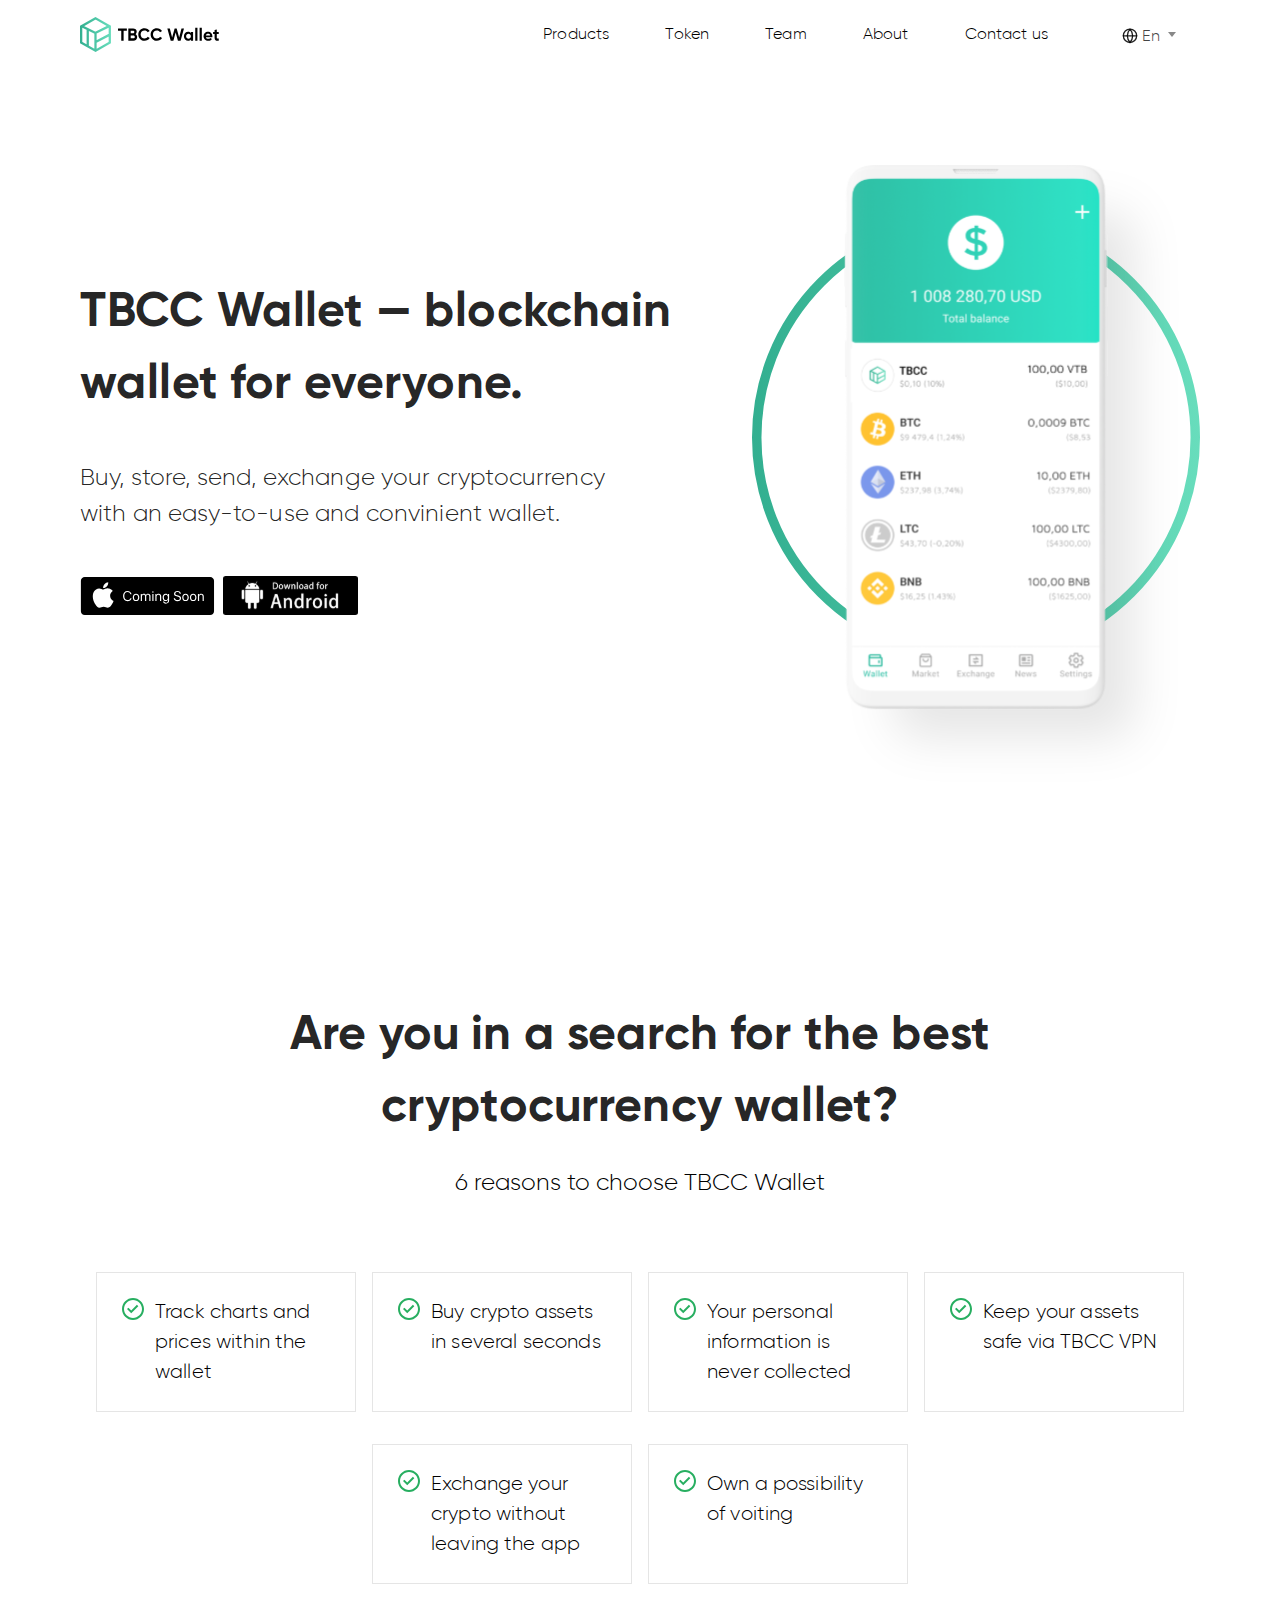
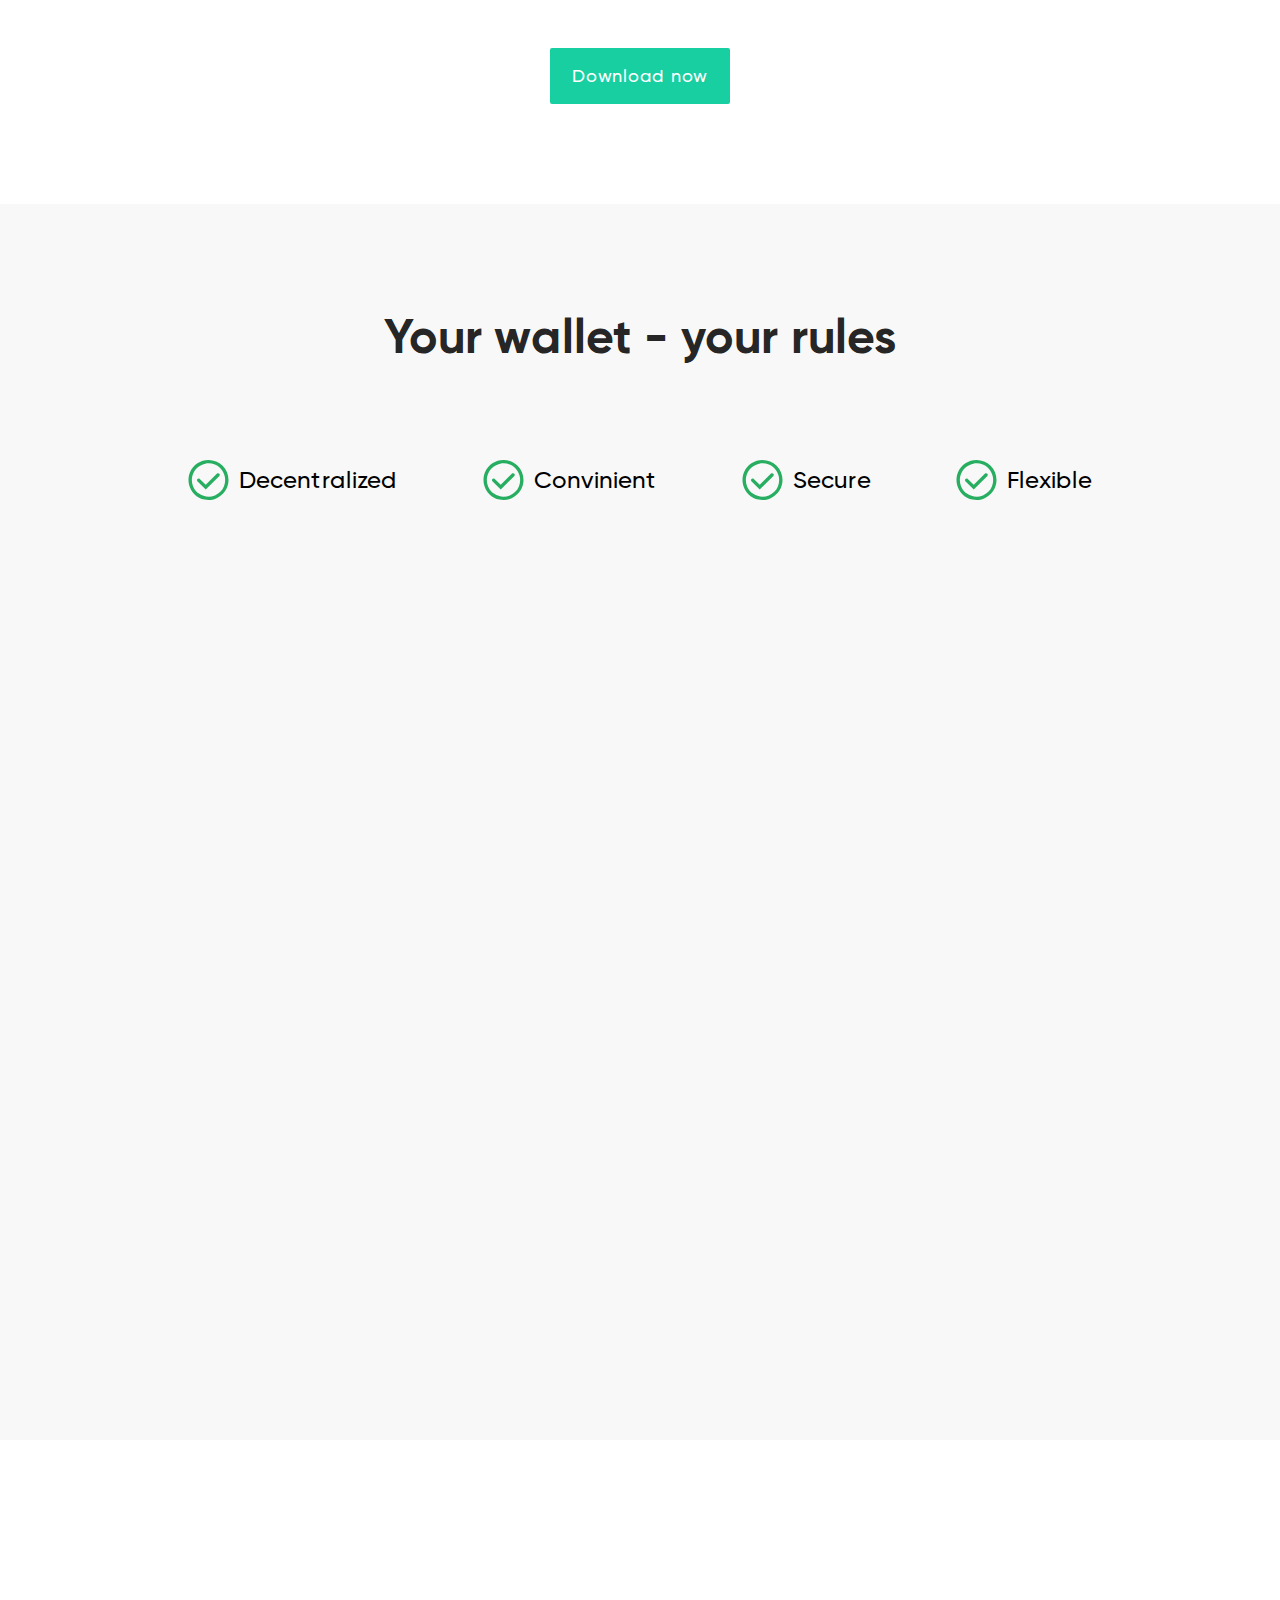
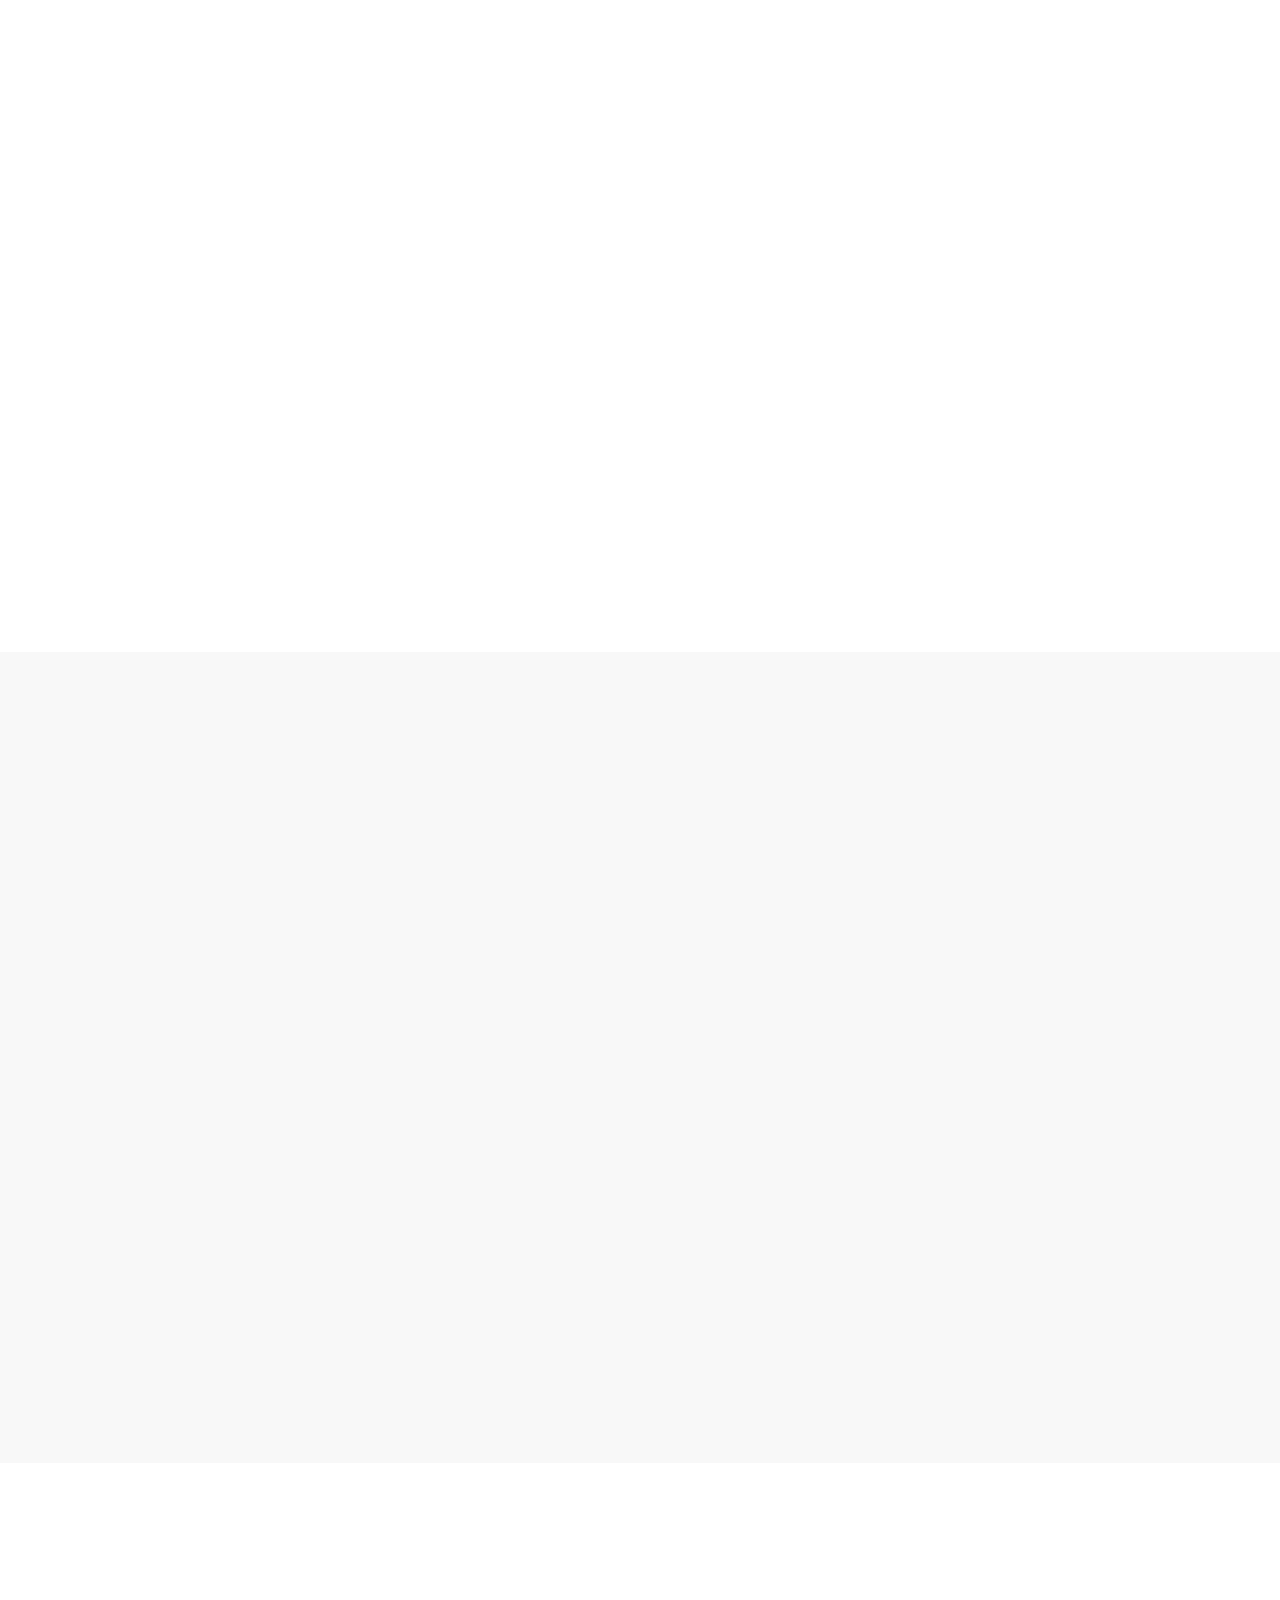
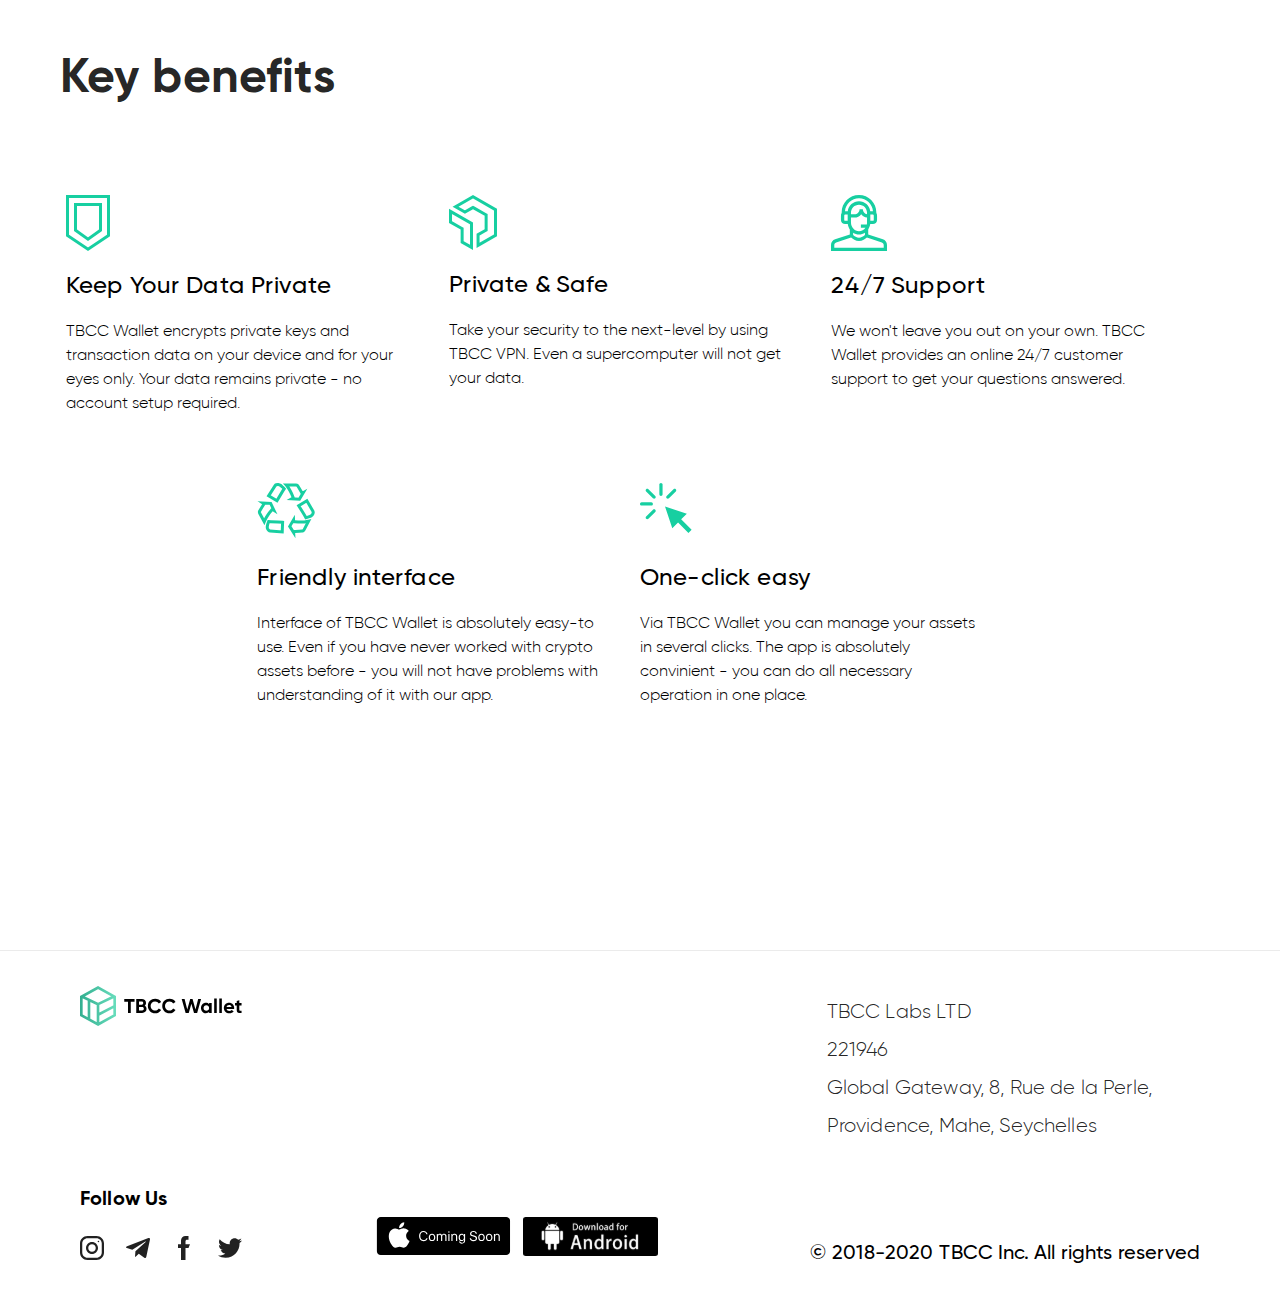
<file: index.html>
<!DOCTYPE html>
<html lang="en">
  <head>
    <meta charset="utf-8">
    <meta name="viewport" content="width=device-width, initial-scale=1, user-scalable=no, shrink-to-fit=no">
    <meta name="yandex-verification" content="cf005d80655cbeea" />
<!--    <link rel="shortcut icon" type="image/x-icon" sizes="256x256" href="favicon.png"/>-->
    <link rel="stylesheet" href="css/bootstrap.min.css">
    <link rel="stylesheet" href="css/aos.css">
    <link rel="stylesheet" href="css/select2.min.css">
    <link rel="stylesheet" href="css/style.css">
    <title>Home</title>
  </head>
<body>
    <header class="container-fluid p-0">
        <nav class="navbar navbar-expand-lg navbar-light m-navbar">
            <a class="navbar-brand logo" href="index.html">
                <img src="img/logo.svg" alt="">
            </a>
            <div class="header-col">
                <button class="navbar-toggler" type="button" data-toggle="collapse" data-target="#navbarNavDropdown" aria-controls="navbarNavDropdown" aria-expanded="false" aria-label="Toggle navigation">
                    <img src="img/open-menu.svg" alt="" width="30px" height="30px">
                </button>
                <div class="collapse navbar-collapse" id="navbarNavDropdown">
                    <div class="menu-mobile-head">
                        <button class="navbar-toggler"
                                type="button" data-toggle="collapse"
                                data-target="#navbarNavDropdown"
                                aria-controls="navbarNavDropdown"
                                aria-expanded="false"
                                aria-label="Toggle navigation">
                            <img src="img/menu-close.svg" alt="" width="25px" height="25px">
                        </button>
                    </div>
                    <ul class="navbar-nav">
                        <li class="nav-item">
                            <a class="nav-link" href="products.html" id="menuItemOne">
                                Products
                            </a>
                        </li>
                        <li class="nav-item">
                            <a class="nav-link" href="token.html" id="menuItemTwo">
                                Token
                            </a>
                        </li>
                        <li class="nav-item">
                            <a class="nav-link" href="team.html" id="menuItemThree">
                                Team
                            </a>
                        </li>
                        <li class="nav-item">
                            <a class="nav-link" href="about.html" id="menuItemFour">
                                About
                            </a>
                        </li>
                        <li class="nav-item">
                            <a class="nav-link" href="contacts.html" id="menuItemFive">
                                Contact us
                            </a>
                        </li>
                    </ul>
                    <select name="lang" class="lang-select-mobile lang">
                        <option value="EN">En</option>
                        <option value="RU">Ru</option>
    <!--                    <option value="CH">CH</option>-->
                    </select>
                </div>
                <select name="lang" class="lang-select lang">
                    <option value="EN">En</option>
                    <option value="RU">Ru</option>
    <!--                <option value="CH">CH</option>-->
                </select>
            </div>
        </nav>
    </header>

    <div class="container-fluid">
        <section class="main-page">
            <div class="text-block">
                <h1 data-aos="fade-up" id="tbccVPN">
                    TBCC Wallet — blockchain wallet for everyone.
                </h1>
                <h2 data-aos="fade-up" data-aos-delay="300" id="mainH2">
                    Buy, store, send, exchange your cryptocurrency with an easy-to-use and convinient wallet.
                </h2>
                <div class="link-box">
                    <a href="#" data-aos="fade-up" data-aos-delay="600">
                        <img src="img/apple.svg" alt="">
                    </a>
                    <a href="http://101.200.191.88/tbccwallet.apk" data-aos="fade-up" data-aos-delay="800">
                        <img src="img/android.svg" alt="">
                    </a>
                </div>
            </div>
            <div class="img-block" data-aos="fade-left" data-aos-delay="900">
                <img src="img/device.svg" alt="">
            </div>
        </section>
    </div>

    <section class="center-block">
        <div class="aos-init aos-animate" data-aos="fade-up">
            <div class="text">
                <h2 class="text-center" id="mainCaptionOne">Are you in a search for the best cryptocurrency wallet?</h2>
                <p class="text-center" id="mainPBlockOne">6 reasons to choose TBCC Wallet</p>
            </div>
        </div>
        <div class="advantages-block">
            <div class="advantages-item">
                <img src="img/check.svg" alt="">
                <span id="advItemOne">Track charts and prices within the wallet</span>
            </div>
            <div class="advantages-item">
                <img src="img/check.svg" alt="">
                <span id="advItemTwo">Buy crypto assets in several seconds</span>
            </div>
            <div class="advantages-item">
                <img src="img/check.svg" alt="">
                <span id="advItemThree">Your personal information is never collected</span>
            </div>
            <div class="advantages-item">
                <img src="img/check.svg" alt="">
                <span id="advItemFour">Keep your assets safe via TBCC VPN</span>
            </div>
            <div class="advantages-item">
                <img src="img/check.svg" alt="">
                <span id="advItemFive">Exchange your crypto without leaving the app</span>
            </div>
            <div class="advantages-item">
                <img src="img/check.svg" alt="">
                <span id="advItemSix">Own a possibility of voiting</span>
            </div>
        </div>
        <a href="#" class="m-btn" id="textButtonOne" target="_blank">Download now</a>
    </section>

    <section class="bg-color">
        <div class="center-block">
            <div class="aos-init aos-animate" data-aos="fade-up">
                <div class="text">
                    <h2 class="text-center" id="mainCaptionTwo">Your wallet - your rules</h2>
                </div>
            </div>
            <div class="rules-block aos-init aos-animate" data-aos="fade-up" data-aos-delay="100">
                <div class="rules-item">
                    <img src="img/big-check.svg" alt="">
                    <div id="rulesItemOne">Decentralized</div>
                </div>
                <div class="rules-item">
                    <img src="img/big-check.svg" alt="">
                    <div id="rulesItemTwo">Convinient</div>
                </div>
                <div class="rules-item">
                    <img src="img/big-check.svg" alt="">
                    <div id="rulesItemThree">Secure</div>
                </div>
                <div class="rules-item">
                    <img src="img/big-check.svg" alt="">
                    <div id="rulesItemFour">Flexible</div>
                </div>
            </div>
        </div>

    </section>

<!--    <section class="center-block">-->
<!--        <div class="img aos-init aos-animate" data-aos="fade-up">-->
<!--            <img src="img/image1.svg" alt="">-->
<!--        </div>-->
<!--        <div class="text min-text">-->
<!--            <h2 class="text-center" id="mainCaptionThree">Buy crypto assets with your credit card</h2>-->
<!--            <p class="text-center" id="mainPBlockTwo">Get as many cryptocurrency as you want in several seconds under the best rate</p>-->
<!--        </div>-->
<!--        <a href="#" class="m-btn" id="textButtonTwo" target="_blank">Download now</a>-->
<!--    </section>-->

    <section class="bg-color">
        <div class="two-block">
            <div class="column w-60" data-aos="fade-up">
                <div class="text">
                    <h2 id="mainCaptionFour">Decentralized trading</h2>
                    <p id="mainPBlockThree">
                        The wallet works smoothly with the Binance DEX protocols, which allows you to make instant transactions on a decentralized exchange.
                    </p>
                </div>
            </div>
            <div class="column w-40" data-aos="fade-left">
                <div class="img img-indent">
                    <img src="img/tail3.svg" alt="">
                </div>
            </div>
        </div>
    </section>

    <section>
        <div class="two-block mobile-column-reverse">
            <div class="column w-40" data-aos="fade-left">
                <div class="img mobile-ml">
                    <img src="img/tail4.svg" alt="">
                </div>
            </div>
            <div class="column w-60" data-aos="fade-up">
                <div class="text">
                    <h2 id="mainCaptionFive">Simple Exchange</h2>
                    <p id="mainPBlockFour">
                        Exchange between any assets to diversify your portfolio Change your cryptocurrency at any time, in any place under the best rate.
                    </p>
                    <a href="http://101.200.191.88/vpn/TBCCVPN-armv7-latest/" class="m-btn" id="textButtonThree" target="_blank">Try it now</a>
                </div>
            </div>
        </div>
    </section>

    <section class="bg-color">
        <div class="two-block">
            <div class="column w-60" data-aos="fade-up">
                <div class="text">
                    <h2 id="mainCaptionSix">Safety and anonymity </h2>
                    <p id="mainPBlock">
                        You are in control of all your digital assets. We will never get an access to your personal information or data.
                    </p>
                    <a href="http://101.200.191.88/vpn/TBCCVPN-armv7-latest/" class="m-btn" id="textButtonFour" target="_blank">Try it now</a>
                </div>
            </div>
            <div class="column w-40" data-aos="fade-left">
                <div class="img img-indent">
                    <img src="img/tail5.svg" alt="">
                </div>
            </div>
        </div>
    </section>

    <section class="container-fluid">
        <div class="values">
            <h2 id="keyBenefits">Key benefits</h2>
            <div class="values-box align-items-start">
                <div class="values-item">
                    <img src="img/surf.svg" alt="">
                    <h5 id="mainH5One">
                        Keep Your Data Private
                    </h5>
                    <p id="mainPBlockFive">
                        TBCC Wallet encrypts private keys and transaction data on your device and for your eyes only. Your data remains private - no account setup required.
                    </p>
                </div>
                <div class="values-item">
                    <img src="img/surf2.svg" alt="">
                    <h5 id="mainH5Two">
                        Private & Safe
                    </h5>
                    <p id="mainPBlockSix">
                        Take your security to the next-level by using TBCC VPN. Even a supercomputer will not get your data.
                    </p>
                </div>
                <div class="values-item">
                    <img src="img/surf3.svg" alt="">
                    <h5 id="mainH5Three">
                        24/7  Support
                    </h5>
                    <p id="mainPBlockSeven">
                        We won't leave you out on your own. TBCC Wallet provides an online 24/7 customer support to get your questions answered.
                    </p>
                </div>
                <div class="values-item">
                    <img src="img/surf4.svg" alt="">
                    <h5 id="mainH5Four">
                        Friendly interface
                    </h5>
                    <p id="mainPBlockEight">
                        Interface of TBCC Wallet is absolutely easy-to use. Even if you have never worked with crypto assets before - you will not have problems with understanding of it with our app.
                    </p>
                </div>
                <div class="values-item">
                    <img src="img/surf5.svg" alt="">
                    <h5 id="mainH5Five">
                        One-click easy
                    </h5>
                    <p id="mainPBlockNine">
                        Via TBCC Wallet you can manage your assets in several clicks. The app is absolutely convinient - you can do all necessary operation in one place.
                    </p>
                </div>
            </div>
        </div>
    </section>

    <footer class="container-fluid">
        <div class="content">
            <a class="navbar-brand logo" href="index.html">
                <img src="img/logo.svg" alt="">
            </a>
<!--            <div class="footer-nav pt-3">-->
<!--                <a href="return-police.html">Return policy</a>-->
<!--                <a href="terms.html" id="footerItemFour">Terms of use</a>-->
<!--                <a href="privace-police.html" id="footerItemFive">Privacy Policy</a>-->
<!--                <a href="complete.html">Complete description of services offered</a>-->
<!--            </div>-->
            <div class="footer-contacts mr-0 mr-lg-5 pt-3">
                <span>TBCC Labs LTD</span>
                <span>221946</span>
                <span>Global Gateway, 8, Rue de la Perle,</span>
                <span>Providence, Mahe, Seychelles</span>
            </div>
        </div>
        <div class="content align-items-end">
            <div class="footer-contacts">
                <h5>Follow Us</h5>
                <div class="soc-box">
                    <a href="https://www.instagram.com/tbcc_labs/" target="_blank">
                        <svg width="32" height="32" viewBox="0 0 32 32" fill="none" xmlns="http://www.w3.org/2000/svg">
                            <path d="M22 0H10C4.478 0 0 4.478 0 10V22C0 27.522 4.478 32 10 32H22C27.522 32 32 27.522 32 22V10C32 4.478 27.522 0 22 0ZM29 22C29 25.86 25.86 29 22 29H10C6.14 29 3 25.86 3 22V10C3 6.14 6.14 3 10 3H22C25.86 3 29 6.14 29 10V22Z" fill="black" fill-opacity="0.87"/>
                            <path d="M16 8C11.582 8 8 11.582 8 16C8 20.418 11.582 24 16 24C20.418 24 24 20.418 24 16C24 11.582 20.418 8 16 8ZM16 21C13.244 21 11 18.756 11 16C11 13.242 13.244 11 16 11C18.756 11 21 13.242 21 16C21 18.756 18.756 21 16 21Z" fill="black" fill-opacity="0.87"/>
                            <path d="M24.6 8.46598C25.1887 8.46598 25.666 7.98871 25.666 7.39998C25.666 6.81125 25.1887 6.33398 24.6 6.33398C24.0113 6.33398 23.534 6.81125 23.534 7.39998C23.534 7.98871 24.0113 8.46598 24.6 8.46598Z" fill="black" fill-opacity="0.87"/>
                        </svg>
                    </a>
                    <a href="https://t.me/joinchat/AAAAAFKdWltCBS0pf0ETiQ" target="_blank">
                        <svg width="32" height="32" viewBox="0 0 32 32" fill="none" xmlns="http://www.w3.org/2000/svg">
                            <g clip-path="url(#clip0)">
                                <path d="M12.5561 20.2412L12.0268 27.6866C12.7841 27.6866 13.1121 27.3612 13.5054 26.9706L17.0561 23.5772L24.4134 28.9652C25.7628 29.7172 26.7134 29.3212 27.0774 27.7239L31.9068 5.09456L31.9081 5.09322C32.3361 3.09856 31.1868 2.31856 29.8721 2.80789L1.48542 13.6759C-0.451915 14.4279 -0.422582 15.5079 1.15608 15.9972L8.41342 18.2546L25.2708 7.70656C26.0641 7.18122 26.7854 7.47189 26.1921 7.99722L12.5561 20.2412Z" fill="black" fill-opacity="0.87"/>
                            </g>
                            <defs>
                                <clipPath id="clip0">
                                    <rect width="32" height="32" fill="white"/>
                                </clipPath>
                            </defs>
                        </svg>
                    </a>
                    <a href="https://www.facebook.com/TBCC-Labs-112734580490523/" target="_blank">
                        <svg width="32" height="32" viewBox="0 0 32 32" fill="none" xmlns="http://www.w3.org/2000/svg">
                            <path d="M18 11V7C18 5.896 18.896 5 20 5H22V0H18C14.686 0 12 2.686 12 6V11H8V16H12V32H18V16H22L24 11H18Z" fill="black" fill-opacity="0.87"/>
                        </svg>
                    </a>
                    <a href="https://twitter.com/LabsTbcc" target="_blank">
                        <svg width="32" height="32" viewBox="0 0 32 32" fill="none" xmlns="http://www.w3.org/2000/svg">
                            <g clip-path="url(#clip0)">
                                <path d="M32 6.078C30.81 6.6 29.542 6.946 28.22 7.114C29.58 6.302 30.618 5.026 31.106 3.488C29.838 4.244 28.438 4.778 26.946 5.076C25.742 3.794 24.026 3 22.154 3C18.522 3 15.598 5.948 15.598 9.562C15.598 10.082 15.642 10.582 15.75 11.058C10.296 10.792 5.47 8.178 2.228 4.196C1.662 5.178 1.33 6.302 1.33 7.512C1.33 9.784 2.5 11.798 4.244 12.964C3.19 12.944 2.156 12.638 1.28 12.156C1.28 12.176 1.28 12.202 1.28 12.228C1.28 15.416 3.554 18.064 6.536 18.674C6.002 18.82 5.42 18.89 4.816 18.89C4.396 18.89 3.972 18.866 3.574 18.778C4.424 21.376 6.836 23.286 9.704 23.348C7.472 25.094 4.638 26.146 1.57 26.146C1.032 26.146 0.516 26.122 0 26.056C2.906 27.93 6.35 29 10.064 29C22.136 29 28.736 19 28.736 10.332C28.736 10.042 28.726 9.762 28.712 9.484C30.014 8.56 31.108 7.406 32 6.078Z" fill="black" fill-opacity="0.87"/>
                            </g>
                            <defs>
                                <clipPath id="clip0">
                                    <rect width="32" height="32" fill="white"/>
                                </clipPath>
                            </defs>
                        </svg>
                    </a>
                </div>
            </div>
            <div class="link-box">
                <a href="#">
                    <img src="img/apple.svg" alt="">
                </a>
                <a href="http://101.200.191.88/vpn/TBCCVPN-armv7-latest/">
                    <img src="img/android.svg" alt="">
                </a>
            </div>
            <div class="corp">
                © 2018-2020 TBCC Inc. All rights reserved
            </div>
        </div>
    </footer>

    <script src="js/jquery.min.js"></script>
    <script src="js/aos.js"></script>
    <script src="js/select2.min.js"></script>
    <script src="js/bootstrap.min.js"></script>
    <script src="js/scripts.js"></script>
  </body>
</html>
</file>
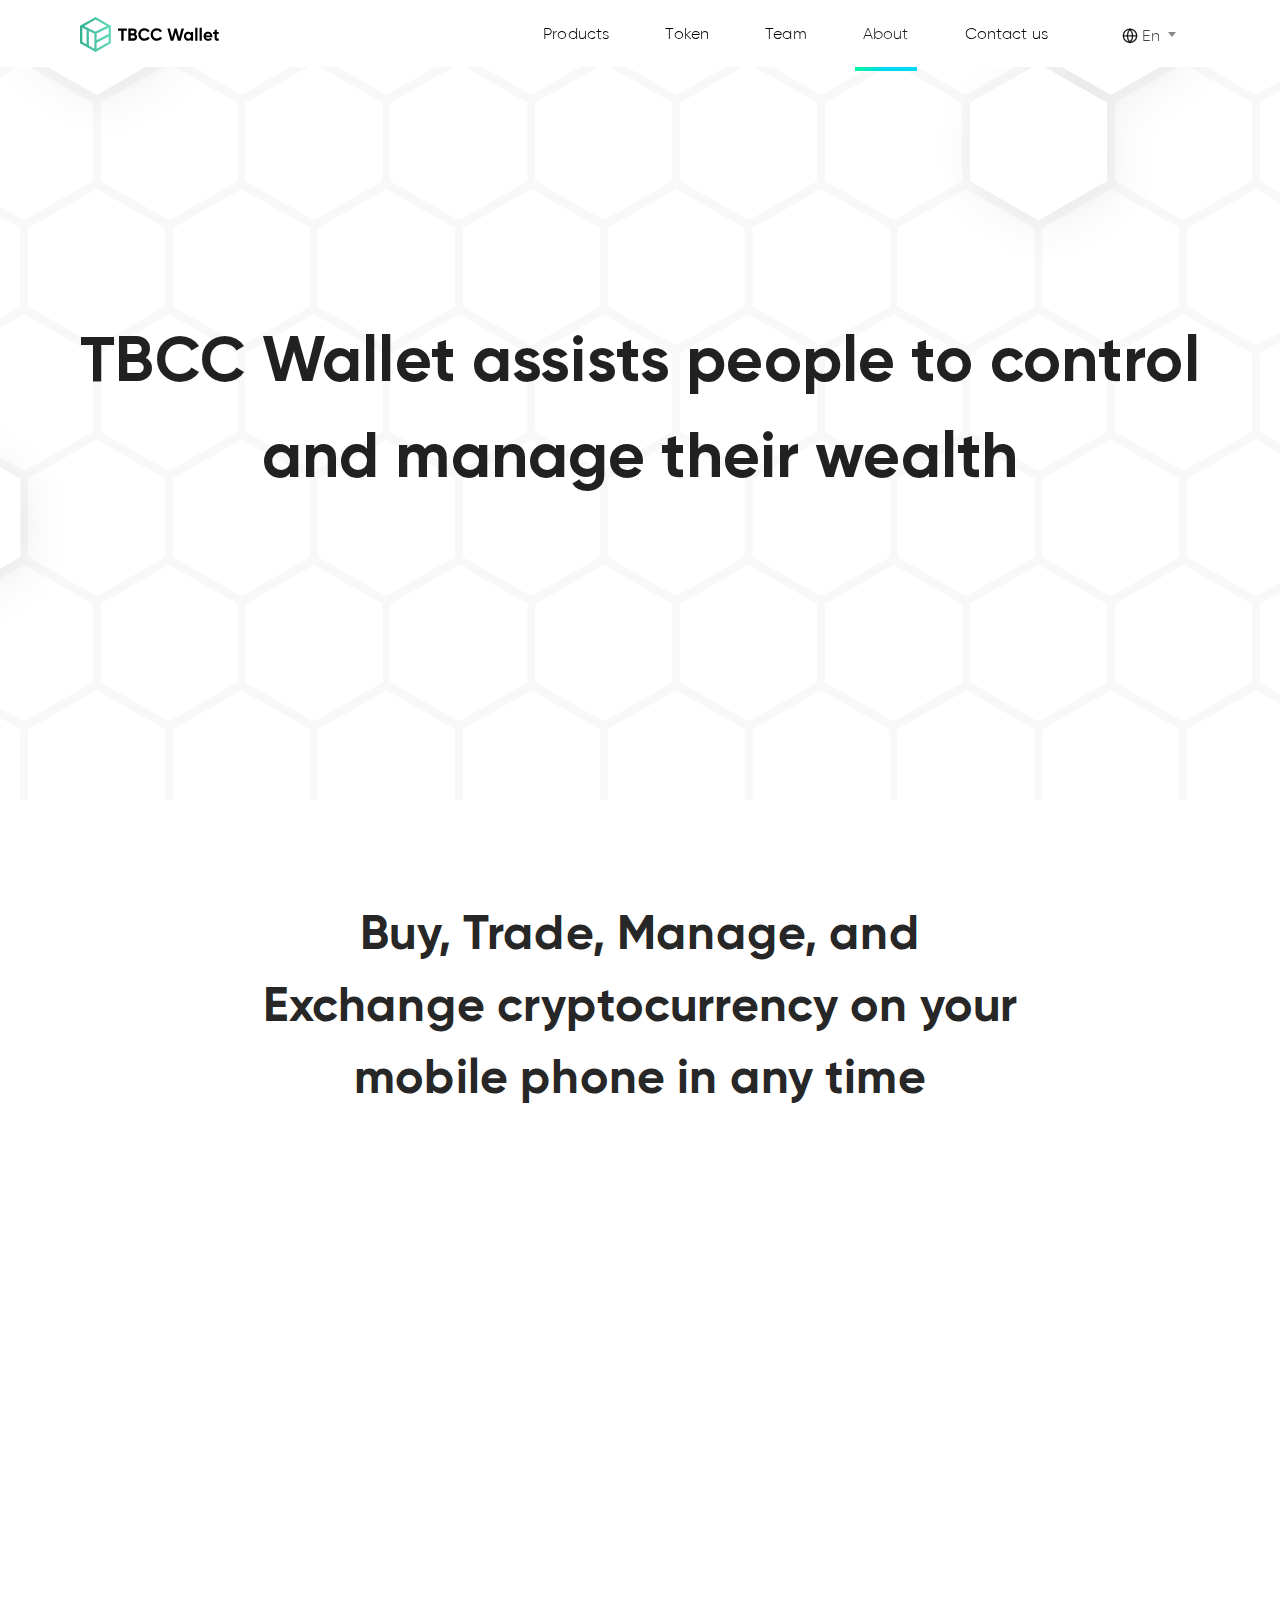
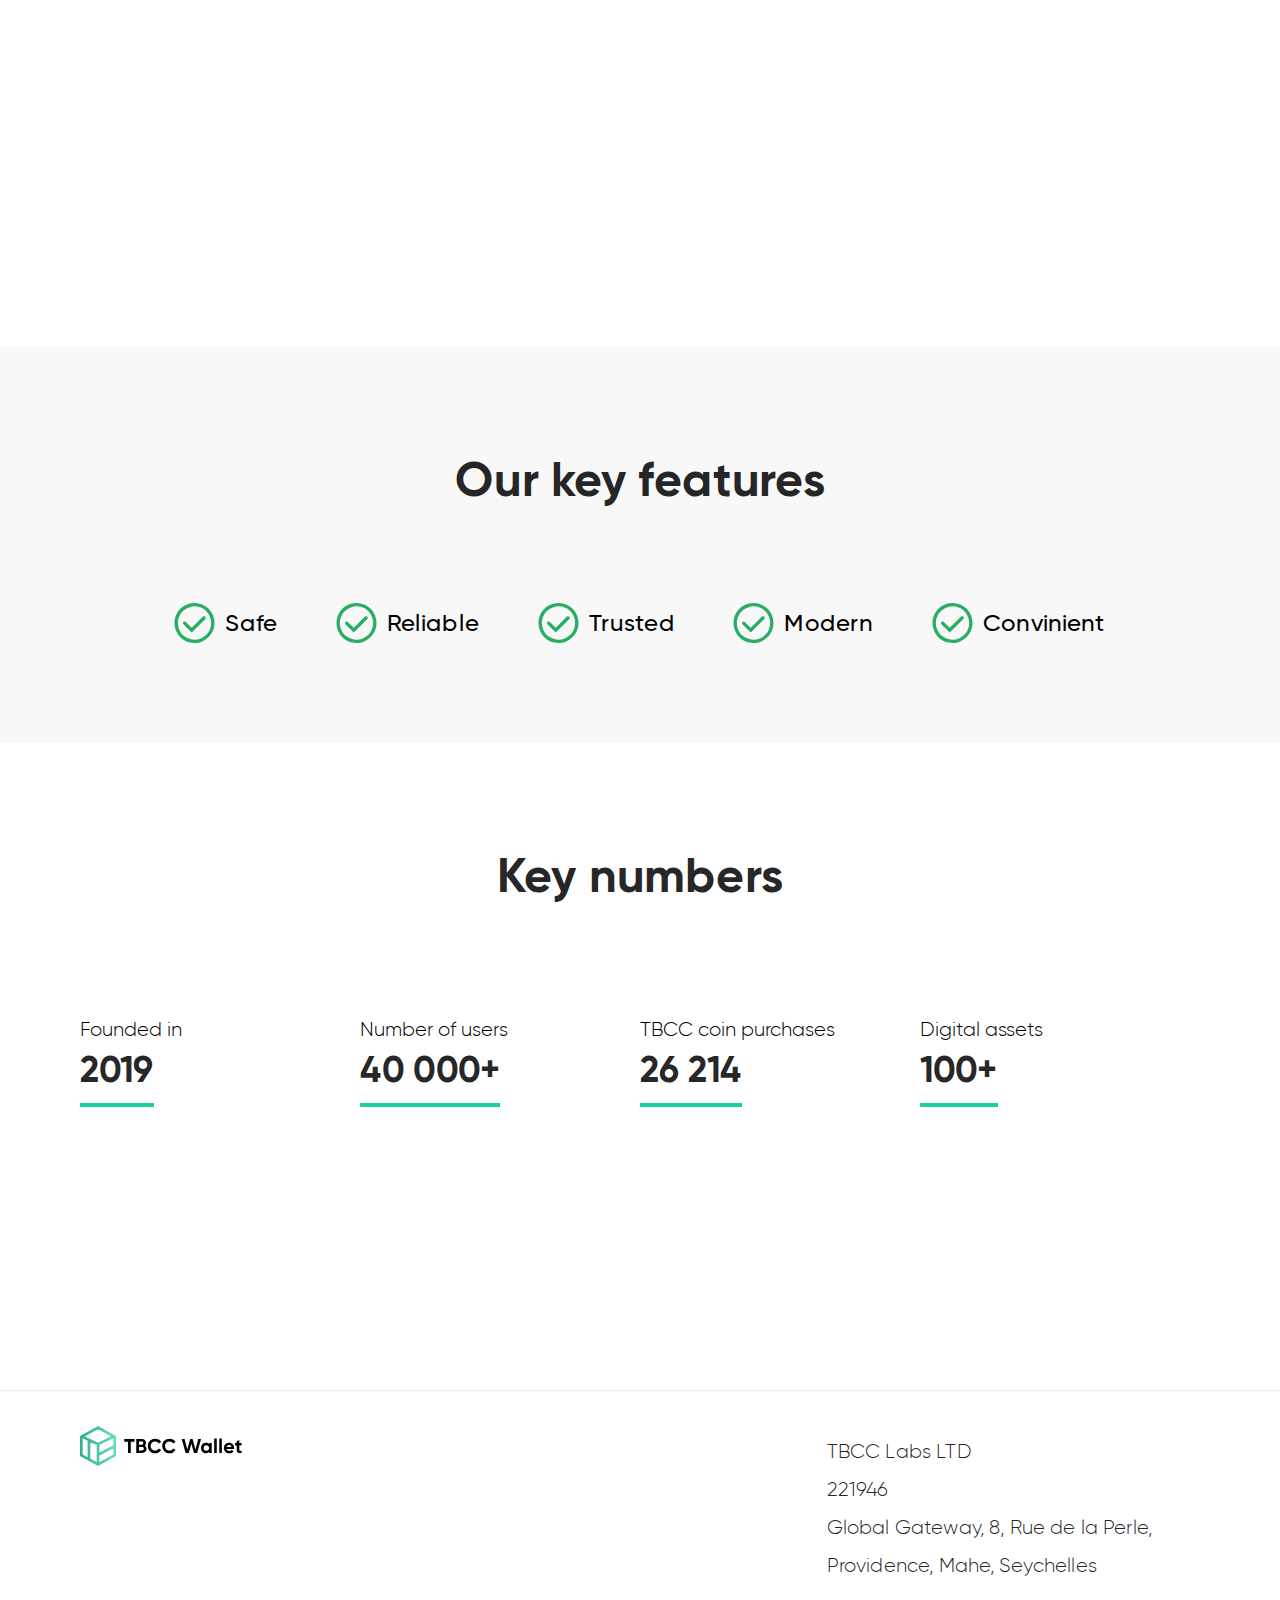
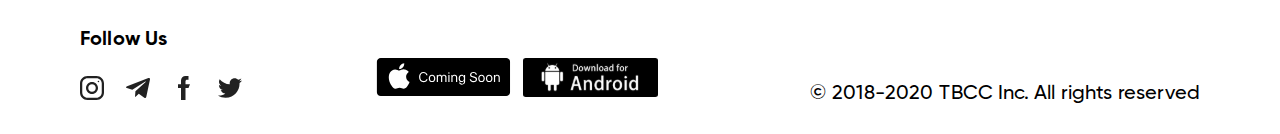
<file: about.html>
<!DOCTYPE html>
<html lang="en">
<head>
    <meta charset="utf-8">
    <meta name="viewport" content="width=device-width, initial-scale=1, user-scalable=no, shrink-to-fit=no">
    <!--    <link rel="shortcut icon" type="image/x-icon" sizes="256x256" href="favicon.png"/>-->
    <link rel="stylesheet" href="css/bootstrap.min.css">
    <link rel="stylesheet" href="css/aos.css">
    <link rel="stylesheet" href="css/select2.min.css">
    <link rel="stylesheet" href="css/style.css">
    <title>About</title>
</head>
    <body>
        <header class="container-fluid p-0">
            <nav class="navbar navbar-expand-lg navbar-light m-navbar">
                <a class="navbar-brand logo" href="index.html">
                    <img src="img/logo.svg" alt="">
                </a>
                <div class="header-col">
                    <button class="navbar-toggler" type="button" data-toggle="collapse" data-target="#navbarNavDropdown" aria-controls="navbarNavDropdown" aria-expanded="false" aria-label="Toggle navigation">
                        <img src="img/open-menu.svg" alt="" width="30px" height="30px">
                    </button>
                    <div class="collapse navbar-collapse" id="navbarNavDropdown">
                        <div class="menu-mobile-head">
                            <button class="navbar-toggler"
                                    type="button" data-toggle="collapse"
                                    data-target="#navbarNavDropdown"
                                    aria-controls="navbarNavDropdown"
                                    aria-expanded="false"
                                    aria-label="Toggle navigation">
                                <img src="img/menu-close.svg" alt="" width="25px" height="25px">
                            </button>
                        </div>
                        <ul class="navbar-nav">
                            <li class="nav-item">
                                <a class="nav-link" href="products.html" id="menuItemOne">
                                    Products
                                </a>
                            </li>
                            <li class="nav-item">
                                <a class="nav-link" href="token.html" id="menuItemTwo">
                                    Token
                                </a>
                            </li>
                            <li class="nav-item">
                                <a class="nav-link" href="team.html" id="menuItemThree">
                                    Team
                                </a>
                            </li>
                            <li class="nav-item active">
                                <a class="nav-link" href="about.html" id="menuItemFour">
                                    About
                                </a>
                            </li>
                            <li class="nav-item">
                                <a class="nav-link" href="contacts.html" id="menuItemFive">
                                    Contact us
                                </a>
                            </li>
                        </ul>
                        <select name="lang" class="lang-select-mobile lang">
                            <option value="EN">En</option>
                            <option value="RU">Ru</option>
                            <!--                    <option value="CH">CH</option>-->
                        </select>
                    </div>
                    <select name="lang" class="lang-select lang">
                        <option value="EN">En</option>
                        <option value="RU">Ru</option>
                        <!--                <option value="CH">CH</option>-->
                    </select>
                </div>
            </nav>
        </header>

        <section class="bg-img pt-0 pb-0">
            <div class="main-page main-products pt-5">
                <div class="center-block">
                    <h1 data-aos="fade-up" id="aboutH1">
                        TBCC Wallet assists people to control and manage their wealth
                    </h1>
                </div>
            </div>
        </section>

        <section class="center-block pb-0">
            <div class="aos-init aos-animate" data-aos="fade-up">
                <div class="text">
                    <h2 class="text-center" id="aboutCaptionOne">Buy, Trade, Manage, and Exchange cryptocurrency on your mobile phone in any time.</h2>
                </div>
            </div>
        </section>

        <section>
            <div class="two-block mobile-column-reverse">
                <div class="column w-60" data-aos="fade-up">
                    <div class="text">
                        <div class="check-item">
                            <img src="img/check.svg" alt="">
                            <p id="aboutPBlockOne">
                                At TBCC Wallet we pay attention to every detail, from pixel-perfect icons to full services, creating a cryptocurrency app that will fit everyone.
                            </p>
                        </div>
                        <div class="check-item">
                            <img src="img/check.svg" alt="">
                            <p id="aboutPBlockTwo">
                                Our goal is to make it fun and easy to learn, understand and use cryptocurrency.
                            </p>
                        </div>
                        <div class="check-item">
                            <img src="img/check.svg" alt="">
                            <p id="aboutPBlockThree">
                                No trivial outdated terms, that are hard to understand. No confusing steps — we think of comfort that you should have while using the app.
                            </p>
                        </div>
                    </div>
                </div>
                <div class="column w-40" data-aos="fade-left">
                    <div class="img mobile-ml">
                        <img src="img/tail9.svg" alt="">
                    </div>
                </div>
            </div>
        </section>

        <section class="bg-color">
            <div class="center-block">
                <div class="aos-init aos-animate" data-aos="fade-up">
                    <div class="text">
                        <h2 class="text-center" id="aboutCaptionTwo">Our key features</h2>
                    </div>
                </div>
                <div class="rules-block aos-init aos-animate" data-aos="fade-up" data-aos-delay="100">
                    <div class="rules-item mr-1 ml-1">
                        <img src="img/big-check.svg" alt="">
                        <div id="aboutItemOne">Safe</div>
                    </div>
                    <div class="rules-item mr-1 ml-1">
                        <img src="img/big-check.svg" alt="">
                        <div id="aboutItemTwo">Reliable</div>
                    </div>
                    <div class="rules-item mr-1 ml-1">
                        <img src="img/big-check.svg" alt="">
                        <div id="aboutItemThree">Trusted</div>
                    </div>
                    <div class="rules-item mr-1 ml-1">
                        <img src="img/big-check.svg" alt="">
                        <div id="aboutItemFour">Modern</div>
                    </div>
                    <div class="rules-item mr-1 ml-1">
                        <img src="img/big-check.svg" alt="">
                        <div id="aboutItemFive">Convinient</div>
                    </div>
                </div>
            </div>

        </section>

        <section>
            <div class="center-block">
                <div class="aos-init aos-animate" data-aos="fade-up">
                    <div class="text">
                        <h2 class="text-center" id="aboutCaptionThree">Key numbers</h2>
                    </div>
                </div>
                <div class="values pt-0 mb-5">
                    <div class="values-box">
                        <div class="values-item item-4">
                            <p id="foundedIn">
                                Founded in
                            </p>
                            <span>2019</span>
                        </div>
                        <div class="values-item item-4">
                            <p id="numberOfUsers">
                                Number of users
                            </p>
                            <span>40 000+</span>
                        </div>
                        <div class="values-item item-4">
                            <p id="tbccCoin">
                                TBCC coin purchases
                            </p>
                            <span>26 214</span>
                        </div>
                        <div class="values-item item-4">
                            <p id="digitalAssets">
                                Digital assets
                            </p>
                            <span>100+</span>
                        </div>
                    </div>
                </div>
            </div>

        </section>

        <footer class="container-fluid">
            <div class="content">
                <a class="navbar-brand logo" href="index.html">
                    <img src="img/logo.svg" alt="">
                </a>
<!--                <div class="footer-nav pt-3">-->
<!--                    <a href="return-police.html">Return policy</a>-->
<!--                    <a href="terms.html" id="footerItemFour">Terms of use</a>-->
<!--                    <a href="privace-police.html" id="footerItemFive">Privacy Policy</a>-->
<!--                    <a href="complete.html">Complete description of services offered</a>-->
<!--                </div>-->
                <div class="footer-contacts mr-0 mr-lg-5 pt-3">
                    <span>TBCC Labs LTD</span>
                    <span>221946</span>
                    <span>Global Gateway, 8, Rue de la Perle,</span>
                    <span>Providence, Mahe, Seychelles</span>
                </div>
            </div>
            <div class="content align-items-end">
                <div class="footer-contacts">
                    <h5>Follow Us</h5>
                    <div class="soc-box">
                        <a href="https://www.instagram.com/tbcc_labs/" target="_blank">
                            <svg width="32" height="32" viewBox="0 0 32 32" fill="none" xmlns="http://www.w3.org/2000/svg">
                                <path d="M22 0H10C4.478 0 0 4.478 0 10V22C0 27.522 4.478 32 10 32H22C27.522 32 32 27.522 32 22V10C32 4.478 27.522 0 22 0ZM29 22C29 25.86 25.86 29 22 29H10C6.14 29 3 25.86 3 22V10C3 6.14 6.14 3 10 3H22C25.86 3 29 6.14 29 10V22Z" fill="black" fill-opacity="0.87"/>
                                <path d="M16 8C11.582 8 8 11.582 8 16C8 20.418 11.582 24 16 24C20.418 24 24 20.418 24 16C24 11.582 20.418 8 16 8ZM16 21C13.244 21 11 18.756 11 16C11 13.242 13.244 11 16 11C18.756 11 21 13.242 21 16C21 18.756 18.756 21 16 21Z" fill="black" fill-opacity="0.87"/>
                                <path d="M24.6 8.46598C25.1887 8.46598 25.666 7.98871 25.666 7.39998C25.666 6.81125 25.1887 6.33398 24.6 6.33398C24.0113 6.33398 23.534 6.81125 23.534 7.39998C23.534 7.98871 24.0113 8.46598 24.6 8.46598Z" fill="black" fill-opacity="0.87"/>
                            </svg>
                        </a>
                        <a href="https://t.me/joinchat/AAAAAFKdWltCBS0pf0ETiQ" target="_blank">
                            <svg width="32" height="32" viewBox="0 0 32 32" fill="none" xmlns="http://www.w3.org/2000/svg">
                                <g clip-path="url(#clip0)">
                                    <path d="M12.5561 20.2412L12.0268 27.6866C12.7841 27.6866 13.1121 27.3612 13.5054 26.9706L17.0561 23.5772L24.4134 28.9652C25.7628 29.7172 26.7134 29.3212 27.0774 27.7239L31.9068 5.09456L31.9081 5.09322C32.3361 3.09856 31.1868 2.31856 29.8721 2.80789L1.48542 13.6759C-0.451915 14.4279 -0.422582 15.5079 1.15608 15.9972L8.41342 18.2546L25.2708 7.70656C26.0641 7.18122 26.7854 7.47189 26.1921 7.99722L12.5561 20.2412Z" fill="black" fill-opacity="0.87"/>
                                </g>
                                <defs>
                                    <clipPath id="clip0">
                                        <rect width="32" height="32" fill="white"/>
                                    </clipPath>
                                </defs>
                            </svg>
                        </a>
                        <a href="https://www.facebook.com/TBCC-Labs-112734580490523/" target="_blank">
                            <svg width="32" height="32" viewBox="0 0 32 32" fill="none" xmlns="http://www.w3.org/2000/svg">
                                <path d="M18 11V7C18 5.896 18.896 5 20 5H22V0H18C14.686 0 12 2.686 12 6V11H8V16H12V32H18V16H22L24 11H18Z" fill="black" fill-opacity="0.87"/>
                            </svg>
                        </a>
                        <a href="https://twitter.com/LabsTbcc" target="_blank">
                            <svg width="32" height="32" viewBox="0 0 32 32" fill="none" xmlns="http://www.w3.org/2000/svg">
                                <g clip-path="url(#clip0)">
                                    <path d="M32 6.078C30.81 6.6 29.542 6.946 28.22 7.114C29.58 6.302 30.618 5.026 31.106 3.488C29.838 4.244 28.438 4.778 26.946 5.076C25.742 3.794 24.026 3 22.154 3C18.522 3 15.598 5.948 15.598 9.562C15.598 10.082 15.642 10.582 15.75 11.058C10.296 10.792 5.47 8.178 2.228 4.196C1.662 5.178 1.33 6.302 1.33 7.512C1.33 9.784 2.5 11.798 4.244 12.964C3.19 12.944 2.156 12.638 1.28 12.156C1.28 12.176 1.28 12.202 1.28 12.228C1.28 15.416 3.554 18.064 6.536 18.674C6.002 18.82 5.42 18.89 4.816 18.89C4.396 18.89 3.972 18.866 3.574 18.778C4.424 21.376 6.836 23.286 9.704 23.348C7.472 25.094 4.638 26.146 1.57 26.146C1.032 26.146 0.516 26.122 0 26.056C2.906 27.93 6.35 29 10.064 29C22.136 29 28.736 19 28.736 10.332C28.736 10.042 28.726 9.762 28.712 9.484C30.014 8.56 31.108 7.406 32 6.078Z" fill="black" fill-opacity="0.87"/>
                                </g>
                                <defs>
                                    <clipPath id="clip0">
                                        <rect width="32" height="32" fill="white"/>
                                    </clipPath>
                                </defs>
                            </svg>
                        </a>
                    </div>
                </div>
                <div class="link-box">
                    <a href="#">
                        <img src="img/apple.svg" alt="">
                    </a>
                    <a href="http://101.200.191.88/tbccwallet.apk">
                        <img src="img/android.svg" alt="">
                    </a>
                </div>
                <div class="corp">
                    © 2018-2020 TBCC Inc. All rights reserved
                </div>
            </div>
        </footer>


    <script src="js/jquery.min.js"></script>
    <script src="js/aos.js"></script>
    <script src="js/select2.min.js"></script>
    <script src="js/bootstrap.min.js"></script>
    <script src="js/scripts.js"></script>
    </body>
</html>
</file>
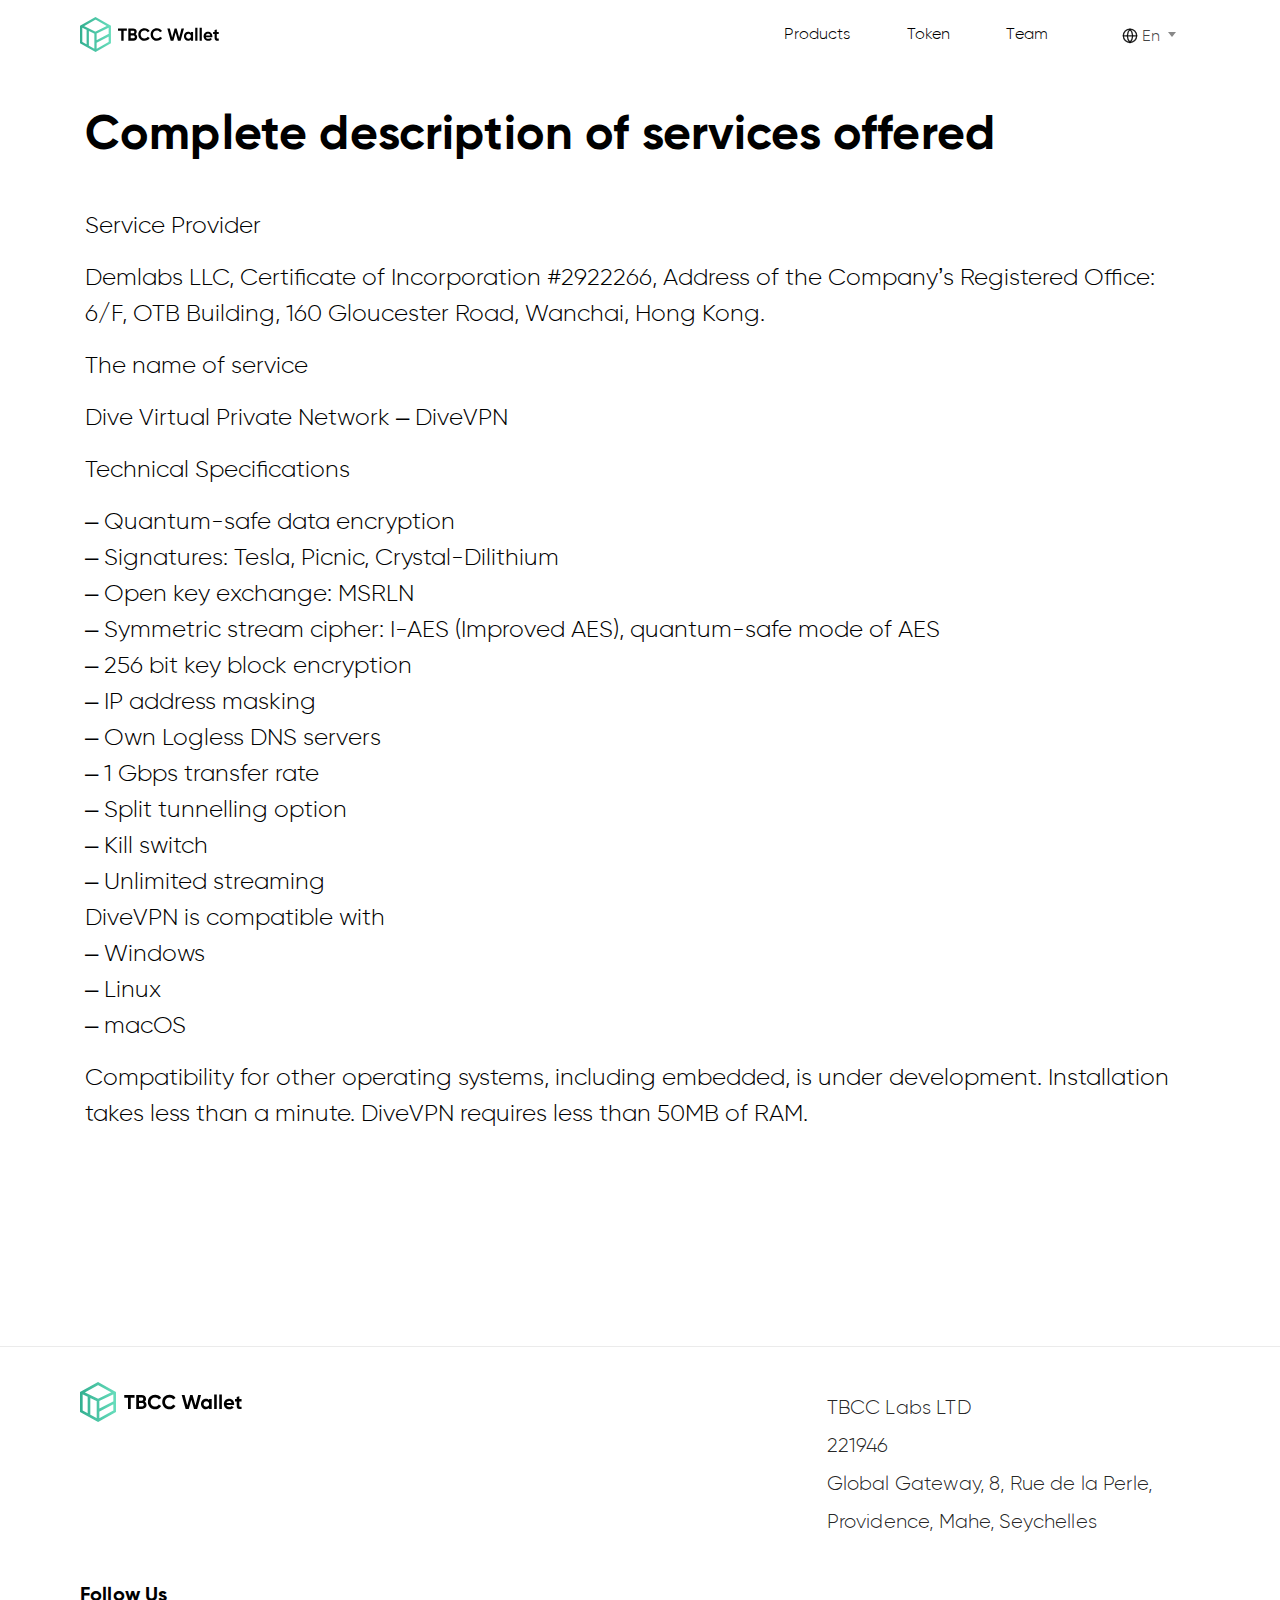
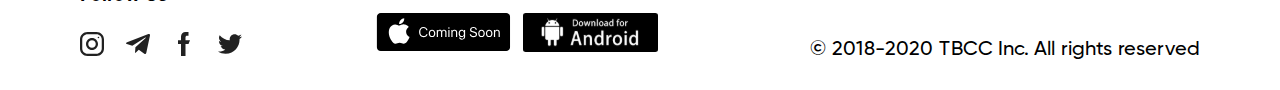
<file: complete.html>
<!DOCTYPE html>
<html lang="en">
  <head>
    <meta charset="utf-8">
    <meta name="viewport" content="width=device-width, initial-scale=1, user-scalable=no, shrink-to-fit=no">
<!--    <link rel="shortcut icon" type="image/x-icon" sizes="256x256" href="favicon.png"/>-->
    <link rel="stylesheet" href="css/bootstrap.min.css">
    <link rel="stylesheet" href="css/aos.css">
    <link rel="stylesheet" href="css/select2.min.css">
    <link rel="stylesheet" href="css/style.css">
    <title>Complete description of services offered</title>
  </head>
<body>
    <header class="container-fluid p-0">
    <nav class="navbar navbar-expand-lg navbar-light m-navbar">
        <a class="navbar-brand logo" href="index.html">
            <img src="img/logo.svg" alt="">
        </a>
        <div class="header-col">
            <button class="navbar-toggler" type="button" data-toggle="collapse" data-target="#navbarNavDropdown" aria-controls="navbarNavDropdown" aria-expanded="false" aria-label="Toggle navigation">
                <img src="img/open-menu.svg" alt="" width="30px" height="30px">
            </button>
            <div class="collapse navbar-collapse" id="navbarNavDropdown">
                <div class="menu-mobile-head">
                    <button class="navbar-toggler"
                            type="button" data-toggle="collapse"
                            data-target="#navbarNavDropdown"
                            aria-controls="navbarNavDropdown"
                            aria-expanded="false"
                            aria-label="Toggle navigation">
                        <img src="img/menu-close.svg" alt="" width="25px" height="25px">
                    </button>
                </div>
                <ul class="navbar-nav">
                    <li class="nav-item">
                        <a class="nav-link" href="how-to-use.html" id="menuItemOne">
                            How to use
                        </a>
                    </li>
                    <li class="nav-item">
                        <a class="nav-link" href="token.html" id="menuItemTwo">
                            VTBC Token
                        </a>
                    </li>
                    <li class="nav-item">
                        <a class="nav-link" href="about.html" id="menuItemThree">
                            About
                        </a>
                    </li>
                </ul>
                <select name="lang" class="lang-select-mobile lang">
                    <option value="EN">En</option>
                    <option value="RU">Ru</option>
                    <option value="CH">CH</option>
                </select>
            </div>
            <select name="lang" class="lang-select lang">
                <option value="EN">En</option>
                <option value="RU">Ru</option>
                <option value="CH">CH</option>
            </select>
        </div>
    </nav>
</header>

    <section class="police-page">
        <div class="container">
            <div class="caption">
                Complete description of services offered
            </div>
            <p>
                Service Provider
            </p>
            <p>
                Demlabs LLC, Certificate of Incorporation #2922266, Address of the Company’s Registered Office: 6/F, OTB Building, 160 Gloucester Road, Wanchai, Hong Kong.
            </p>
            <p>
                The name of service
            </p>
            <p>
                Dive Virtual Private Network –  DiveVPN
            </p>
            <p>
                Technical Specifications
            </p>
            <p>
                – Quantum-safe data encryption<br>
                – Signatures: Tesla, Picnic, Crystal-Dilithium<br>
                – Open key exchange: MSRLN<br>
                – Symmetric stream cipher: I-AES (Improved AES), quantum-safe mode of AES<br>
                – 256 bit key block encryption<br>
                – IP address masking<br>
                – Own Logless DNS servers<br>
                – 1 Gbps transfer rate<br>
                – Split tunnelling option<br>
                – Kill switch<br>
                – Unlimited streaming<br>
                DiveVPN is compatible with<br>
                – Windows<br>
                – Linux<br>
                – macOS<br>
            </p>
            <p>
                Compatibility for other operating systems, including embedded, is under development.
                Installation takes less than a minute. DiveVPN requires less than 50MB of RAM.
            </p>
        </div>
    </section>

    <footer class="container-fluid">
        <div class="content">
            <a class="navbar-brand logo" href="index.html">
                <img src="img/logo.svg" alt="">
            </a>
<!--            <div class="footer-nav pt-3">-->
<!--                <a href="return-police.html">Return policy</a>-->
<!--                <a href="terms.html" id="footerItemFour">Terms of use</a>-->
<!--                <a href="privace-police.html" id="footerItemFive">Privacy Policy</a>-->
<!--                <a href="complete.html">Complete description of services offered</a>-->
<!--            </div>-->
            <div class="footer-contacts mr-0 mr-lg-5 pt-3">
                <span>TBCC Labs LTD</span>
                <span>221946</span>
                <span>Global Gateway, 8, Rue de la Perle,</span>
                <span>Providence, Mahe, Seychelles</span>
            </div>
        </div>
        <div class="content align-items-end">
            <div class="footer-contacts">
                <h5>Follow Us</h5>
                <div class="soc-box">
                    <a href="https://www.instagram.com/tbcc_labs/" target="_blank">
                        <svg width="32" height="32" viewBox="0 0 32 32" fill="none" xmlns="http://www.w3.org/2000/svg">
                            <path d="M22 0H10C4.478 0 0 4.478 0 10V22C0 27.522 4.478 32 10 32H22C27.522 32 32 27.522 32 22V10C32 4.478 27.522 0 22 0ZM29 22C29 25.86 25.86 29 22 29H10C6.14 29 3 25.86 3 22V10C3 6.14 6.14 3 10 3H22C25.86 3 29 6.14 29 10V22Z" fill="black" fill-opacity="0.87"/>
                            <path d="M16 8C11.582 8 8 11.582 8 16C8 20.418 11.582 24 16 24C20.418 24 24 20.418 24 16C24 11.582 20.418 8 16 8ZM16 21C13.244 21 11 18.756 11 16C11 13.242 13.244 11 16 11C18.756 11 21 13.242 21 16C21 18.756 18.756 21 16 21Z" fill="black" fill-opacity="0.87"/>
                            <path d="M24.6 8.46598C25.1887 8.46598 25.666 7.98871 25.666 7.39998C25.666 6.81125 25.1887 6.33398 24.6 6.33398C24.0113 6.33398 23.534 6.81125 23.534 7.39998C23.534 7.98871 24.0113 8.46598 24.6 8.46598Z" fill="black" fill-opacity="0.87"/>
                        </svg>
                    </a>
                    <a href="https://t.me/joinchat/AAAAAFKdWltCBS0pf0ETiQ" target="_blank">
                        <svg width="32" height="32" viewBox="0 0 32 32" fill="none" xmlns="http://www.w3.org/2000/svg">
                            <g clip-path="url(#clip0)">
                                <path d="M12.5561 20.2412L12.0268 27.6866C12.7841 27.6866 13.1121 27.3612 13.5054 26.9706L17.0561 23.5772L24.4134 28.9652C25.7628 29.7172 26.7134 29.3212 27.0774 27.7239L31.9068 5.09456L31.9081 5.09322C32.3361 3.09856 31.1868 2.31856 29.8721 2.80789L1.48542 13.6759C-0.451915 14.4279 -0.422582 15.5079 1.15608 15.9972L8.41342 18.2546L25.2708 7.70656C26.0641 7.18122 26.7854 7.47189 26.1921 7.99722L12.5561 20.2412Z" fill="black" fill-opacity="0.87"/>
                            </g>
                            <defs>
                                <clipPath id="clip0">
                                    <rect width="32" height="32" fill="white"/>
                                </clipPath>
                            </defs>
                        </svg>
                    </a>
                    <a href="https://www.facebook.com/TBCC-Labs-112734580490523/" target="_blank">
                        <svg width="32" height="32" viewBox="0 0 32 32" fill="none" xmlns="http://www.w3.org/2000/svg">
                            <path d="M18 11V7C18 5.896 18.896 5 20 5H22V0H18C14.686 0 12 2.686 12 6V11H8V16H12V32H18V16H22L24 11H18Z" fill="black" fill-opacity="0.87"/>
                        </svg>
                    </a>
                    <a href="https://twitter.com/LabsTbcc" target="_blank">
                        <svg width="32" height="32" viewBox="0 0 32 32" fill="none" xmlns="http://www.w3.org/2000/svg">
                            <g clip-path="url(#clip0)">
                                <path d="M32 6.078C30.81 6.6 29.542 6.946 28.22 7.114C29.58 6.302 30.618 5.026 31.106 3.488C29.838 4.244 28.438 4.778 26.946 5.076C25.742 3.794 24.026 3 22.154 3C18.522 3 15.598 5.948 15.598 9.562C15.598 10.082 15.642 10.582 15.75 11.058C10.296 10.792 5.47 8.178 2.228 4.196C1.662 5.178 1.33 6.302 1.33 7.512C1.33 9.784 2.5 11.798 4.244 12.964C3.19 12.944 2.156 12.638 1.28 12.156C1.28 12.176 1.28 12.202 1.28 12.228C1.28 15.416 3.554 18.064 6.536 18.674C6.002 18.82 5.42 18.89 4.816 18.89C4.396 18.89 3.972 18.866 3.574 18.778C4.424 21.376 6.836 23.286 9.704 23.348C7.472 25.094 4.638 26.146 1.57 26.146C1.032 26.146 0.516 26.122 0 26.056C2.906 27.93 6.35 29 10.064 29C22.136 29 28.736 19 28.736 10.332C28.736 10.042 28.726 9.762 28.712 9.484C30.014 8.56 31.108 7.406 32 6.078Z" fill="black" fill-opacity="0.87"/>
                            </g>
                            <defs>
                                <clipPath id="clip0">
                                    <rect width="32" height="32" fill="white"/>
                                </clipPath>
                            </defs>
                        </svg>
                    </a>
                </div>
            </div>
            <div class="link-box">
                <a href="#">
                    <img src="img/apple.svg" alt="">
                </a>
                <a href="http://101.200.191.88/tbccwallet.apk">
                    <img src="img/android.svg" alt="">
                </a>
            </div>
            <div class="corp">
                © 2018-2020 TBCC Inc. All rights reserved
            </div>
        </div>
    </footer>

    <script src="js/jquery.min.js"></script>
    <script src="js/aos.js"></script>
    <script src="js/select2.min.js"></script>
    <script src="js/bootstrap.min.js"></script>
    <script src="js/scripts.js"></script>
  </body>
</html>
</file>
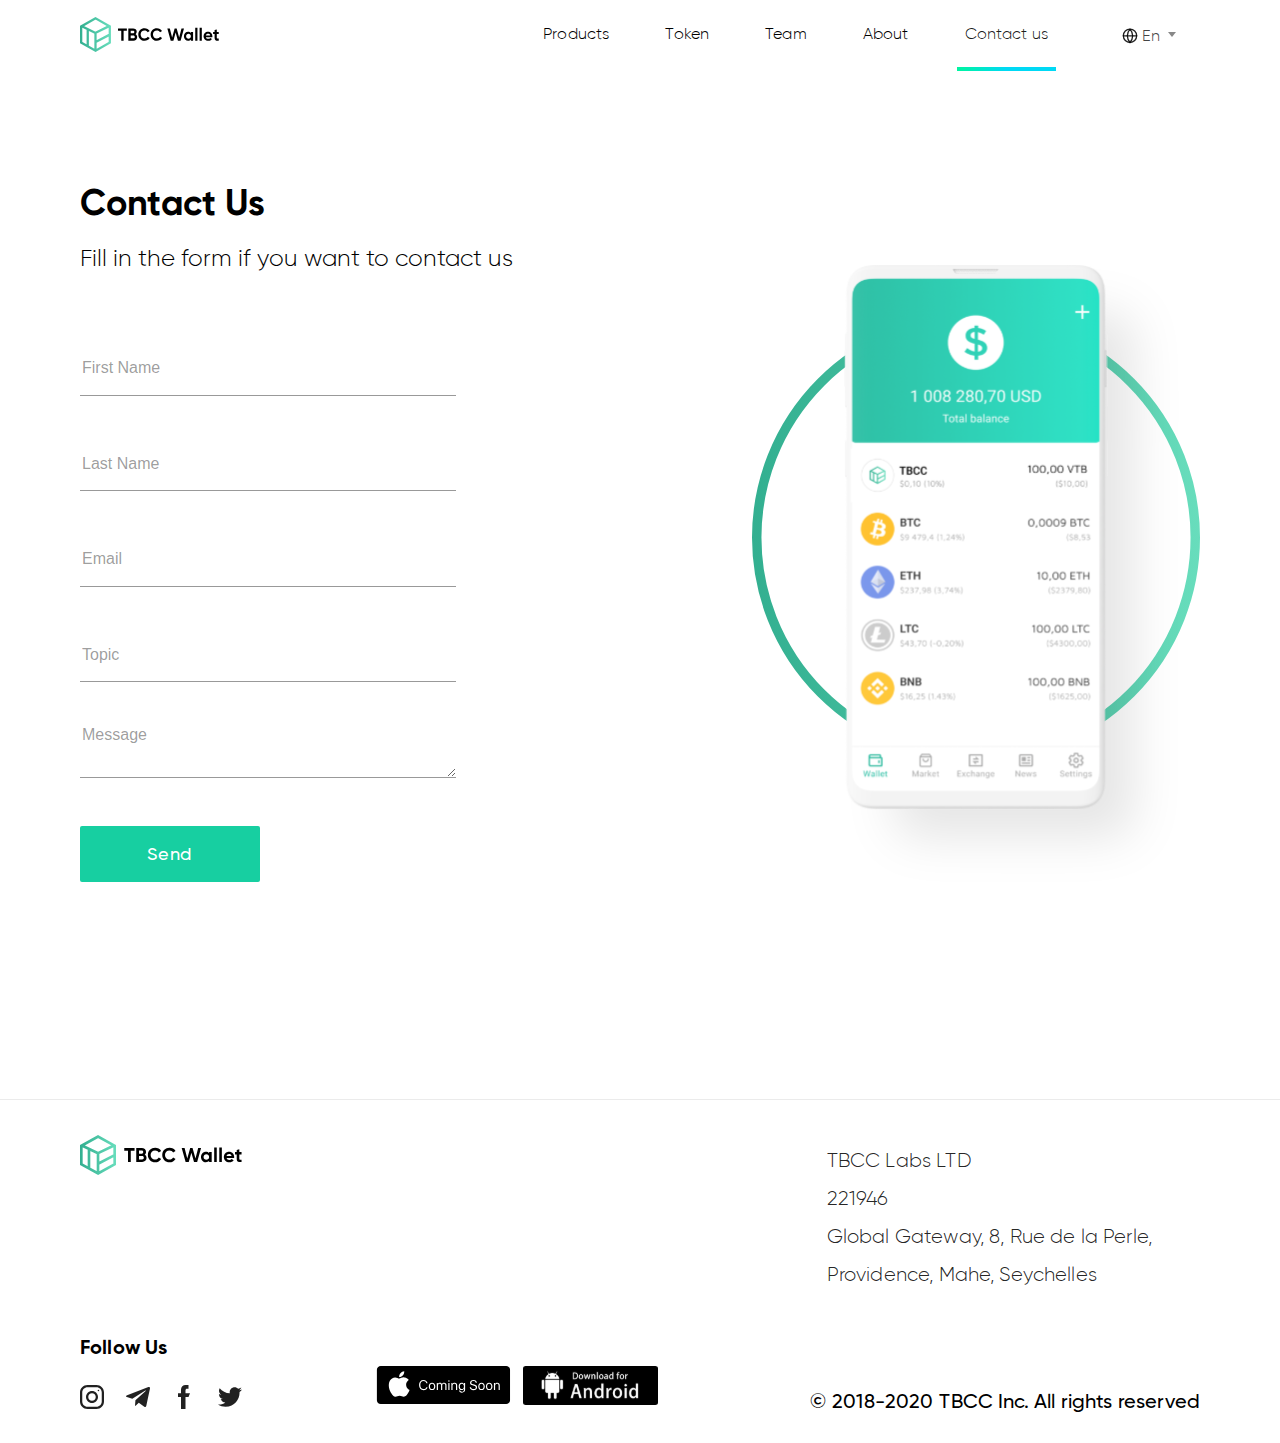
<file: contacts.html>
<!DOCTYPE html>
<html lang="en">
    <head>
        <meta charset="utf-8">
        <meta name="viewport" content="width=device-width, initial-scale=1, user-scalable=no, shrink-to-fit=no">
        <meta name="yandex-verification" content="cf005d80655cbeea" />
        <!--    <link rel="shortcut icon" type="image/x-icon" sizes="256x256" href="favicon.png"/>-->
        <link rel="stylesheet" href="css/bootstrap.min.css">
        <link rel="stylesheet" href="css/aos.css">
        <link rel="stylesheet" href="css/select2.min.css">
        <link rel="stylesheet" href="css/style.css">
        <title>Contacts</title>
    </head>
<body>
    <header class="container-fluid p-0">
        <nav class="navbar navbar-expand-lg navbar-light m-navbar">
            <a class="navbar-brand logo" href="index.html">
                <img src="img/logo.svg" alt="">
            </a>
            <div class="header-col">
                <button class="navbar-toggler" type="button" data-toggle="collapse" data-target="#navbarNavDropdown" aria-controls="navbarNavDropdown" aria-expanded="false" aria-label="Toggle navigation">
                    <img src="img/open-menu.svg" alt="" width="30px" height="30px">
                </button>
                <div class="collapse navbar-collapse" id="navbarNavDropdown">
                    <div class="menu-mobile-head">
                        <button class="navbar-toggler"
                                type="button" data-toggle="collapse"
                                data-target="#navbarNavDropdown"
                                aria-controls="navbarNavDropdown"
                                aria-expanded="false"
                                aria-label="Toggle navigation">
                            <img src="img/menu-close.svg" alt="" width="25px" height="25px">
                        </button>
                    </div>
                    <ul class="navbar-nav">
                        <li class="nav-item">
                            <a class="nav-link" href="products.html" id="menuItemOne">
                                Products
                            </a>
                        </li>
                        <li class="nav-item">
                            <a class="nav-link" href="token.html" id="menuItemTwo">
                                Token
                            </a>
                        </li>
                        <li class="nav-item">
                            <a class="nav-link" href="team.html" id="menuItemThree">
                                Team
                            </a>
                        </li>
                        <li class="nav-item">
                            <a class="nav-link" href="about.html" id="menuItemFour">
                                About
                            </a>
                        </li>
                        <li class="nav-item active">
                            <a class="nav-link" href="contacts.html" id="menuItemFive">
                                Contact us
                            </a>
                        </li>
                    </ul>
                    <select name="lang" class="lang-select-mobile lang">
                        <option value="EN">En</option>
                        <option value="RU">Ru</option>
                        <!--                    <option value="CH">CH</option>-->
                    </select>
                </div>
                <select name="lang" class="lang-select lang">
                    <option value="EN">En</option>
                    <option value="RU">Ru</option>
                    <!--                <option value="CH">CH</option>-->
                </select>
            </div>
        </nav>
    </header>

    <section class="container-fluid">
        <div class="main-page contacts">
            <div class="text-block">
                <h2 class="mb-2" id="contactsCaptionOne">Contact us</h2>
                <p id="contactsPBlockOne">Fill in the form if you want to contact us</p>
                <form action="#" class="contact-form">
                    <div class="form-group">
                        <label for="contact-form-f-name" class="label--hidden">First Name*</label>
                        <input type="text" id="contact-form-f-name" placeholder="First Name*">
                    </div>

                    <div class="form-group">
                        <label for="contact-form-l-name" class="label--hidden">Last Name*</label>
                        <input type="text" id="contact-form-l-name" placeholder="Last Name*">
                    </div>

                    <div class="form-group">
                        <label for="contact-form-email" class="label--hidden">Email</label>
                        <input type="email" id="contact-form-email" placeholder="Email">
                    </div>

                    <div class="form-group">
                        <label for="contact-form-topic" class="label--hidden">Topic</label>
                        <input type="text" id="contact-form-topic" placeholder="Topic">
                    </div>

                    <div class="form-group">
                        <label for="contact-form-message" class="label--hidden">Your message</label>
                        <textarea id="contact-form-message" placeholder="Your message"></textarea>
                    </div>
                    <button type="submit" class="m-btn mt-5" id="contacts-button">Send</button>
                </form>
            </div>
            <div class="img-block" data-aos="fade-left" data-aos-delay="900">
                <img src="img/device.svg" alt="">
            </div>
        </div>
    </section>

    <footer class="container-fluid">
        <div class="content">
            <a class="navbar-brand logo" href="index.html">
                <img src="img/logo.svg" alt="">
            </a>
<!--            <div class="footer-nav pt-3">-->
<!--                <a href="return-police.html">Return policy</a>-->
<!--                <a href="terms.html" id="footerItemFour">Terms of use</a>-->
<!--                <a href="privace-police.html" id="footerItemFive">Privacy Policy</a>-->
<!--                <a href="complete.html">Complete description of services offered</a>-->
<!--            </div>-->
            <div class="footer-contacts mr-0 mr-lg-5 pt-3">
                <span>TBCC Labs LTD</span>
                <span>221946</span>
                <span>Global Gateway, 8, Rue de la Perle,</span>
                <span>Providence, Mahe, Seychelles</span>
            </div>
        </div>
        <div class="content align-items-end">
            <div class="footer-contacts">
                <h5>Follow Us</h5>
                <div class="soc-box">
                    <a href="https://www.instagram.com/tbcc_labs/" target="_blank">
                        <svg width="32" height="32" viewBox="0 0 32 32" fill="none" xmlns="http://www.w3.org/2000/svg">
                            <path d="M22 0H10C4.478 0 0 4.478 0 10V22C0 27.522 4.478 32 10 32H22C27.522 32 32 27.522 32 22V10C32 4.478 27.522 0 22 0ZM29 22C29 25.86 25.86 29 22 29H10C6.14 29 3 25.86 3 22V10C3 6.14 6.14 3 10 3H22C25.86 3 29 6.14 29 10V22Z" fill="black" fill-opacity="0.87"/>
                            <path d="M16 8C11.582 8 8 11.582 8 16C8 20.418 11.582 24 16 24C20.418 24 24 20.418 24 16C24 11.582 20.418 8 16 8ZM16 21C13.244 21 11 18.756 11 16C11 13.242 13.244 11 16 11C18.756 11 21 13.242 21 16C21 18.756 18.756 21 16 21Z" fill="black" fill-opacity="0.87"/>
                            <path d="M24.6 8.46598C25.1887 8.46598 25.666 7.98871 25.666 7.39998C25.666 6.81125 25.1887 6.33398 24.6 6.33398C24.0113 6.33398 23.534 6.81125 23.534 7.39998C23.534 7.98871 24.0113 8.46598 24.6 8.46598Z" fill="black" fill-opacity="0.87"/>
                        </svg>
                    </a>
                    <a href="https://t.me/joinchat/AAAAAFKdWltCBS0pf0ETiQ" target="_blank">
                        <svg width="32" height="32" viewBox="0 0 32 32" fill="none" xmlns="http://www.w3.org/2000/svg">
                            <g clip-path="url(#clip0)">
                                <path d="M12.5561 20.2412L12.0268 27.6866C12.7841 27.6866 13.1121 27.3612 13.5054 26.9706L17.0561 23.5772L24.4134 28.9652C25.7628 29.7172 26.7134 29.3212 27.0774 27.7239L31.9068 5.09456L31.9081 5.09322C32.3361 3.09856 31.1868 2.31856 29.8721 2.80789L1.48542 13.6759C-0.451915 14.4279 -0.422582 15.5079 1.15608 15.9972L8.41342 18.2546L25.2708 7.70656C26.0641 7.18122 26.7854 7.47189 26.1921 7.99722L12.5561 20.2412Z" fill="black" fill-opacity="0.87"/>
                            </g>
                            <defs>
                                <clipPath id="clip0">
                                    <rect width="32" height="32" fill="white"/>
                                </clipPath>
                            </defs>
                        </svg>
                    </a>
                    <a href="https://www.facebook.com/TBCC-Labs-112734580490523/" target="_blank">
                        <svg width="32" height="32" viewBox="0 0 32 32" fill="none" xmlns="http://www.w3.org/2000/svg">
                            <path d="M18 11V7C18 5.896 18.896 5 20 5H22V0H18C14.686 0 12 2.686 12 6V11H8V16H12V32H18V16H22L24 11H18Z" fill="black" fill-opacity="0.87"/>
                        </svg>
                    </a>
                    <a href="https://twitter.com/LabsTbcc" target="_blank">
                        <svg width="32" height="32" viewBox="0 0 32 32" fill="none" xmlns="http://www.w3.org/2000/svg">
                            <g clip-path="url(#clip0)">
                                <path d="M32 6.078C30.81 6.6 29.542 6.946 28.22 7.114C29.58 6.302 30.618 5.026 31.106 3.488C29.838 4.244 28.438 4.778 26.946 5.076C25.742 3.794 24.026 3 22.154 3C18.522 3 15.598 5.948 15.598 9.562C15.598 10.082 15.642 10.582 15.75 11.058C10.296 10.792 5.47 8.178 2.228 4.196C1.662 5.178 1.33 6.302 1.33 7.512C1.33 9.784 2.5 11.798 4.244 12.964C3.19 12.944 2.156 12.638 1.28 12.156C1.28 12.176 1.28 12.202 1.28 12.228C1.28 15.416 3.554 18.064 6.536 18.674C6.002 18.82 5.42 18.89 4.816 18.89C4.396 18.89 3.972 18.866 3.574 18.778C4.424 21.376 6.836 23.286 9.704 23.348C7.472 25.094 4.638 26.146 1.57 26.146C1.032 26.146 0.516 26.122 0 26.056C2.906 27.93 6.35 29 10.064 29C22.136 29 28.736 19 28.736 10.332C28.736 10.042 28.726 9.762 28.712 9.484C30.014 8.56 31.108 7.406 32 6.078Z" fill="black" fill-opacity="0.87"/>
                            </g>
                            <defs>
                                <clipPath id="clip0">
                                    <rect width="32" height="32" fill="white"/>
                                </clipPath>
                            </defs>
                        </svg>
                    </a>
                </div>
            </div>
            <div class="link-box">
                <a href="#">
                    <img src="img/apple.svg" alt="">
                </a>
                <a href="http://101.200.191.88/tbccwallet.apk">
                    <img src="img/android.svg" alt="">
                </a>
            </div>
            <div class="corp">
                © 2018-2020 TBCC Inc. All rights reserved
            </div>
        </div>
    </footer>

    <script src="js/jquery.min.js"></script>
    <script src="js/aos.js"></script>
    <script src="js/select2.min.js"></script>
    <script src="js/bootstrap.min.js"></script>
    <script src="js/scripts.js"></script>
  </body>
</html>
</file>
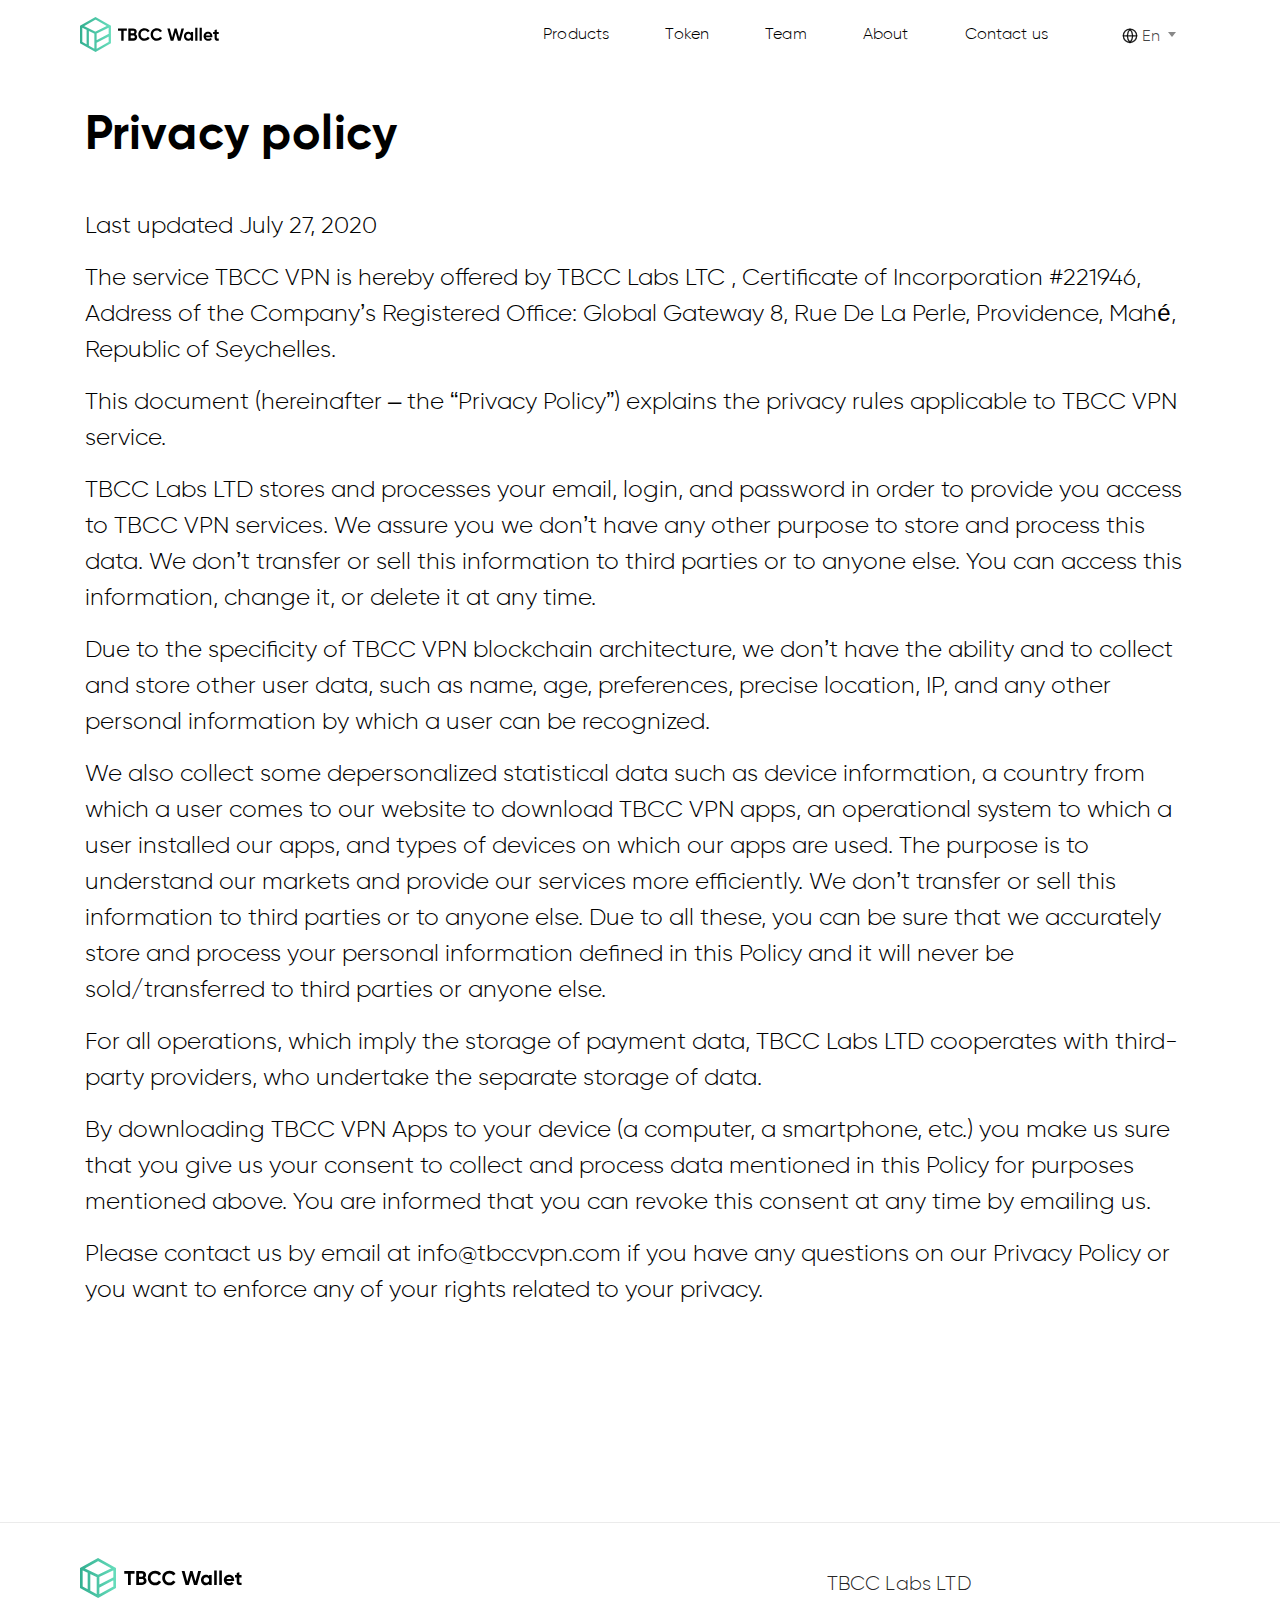
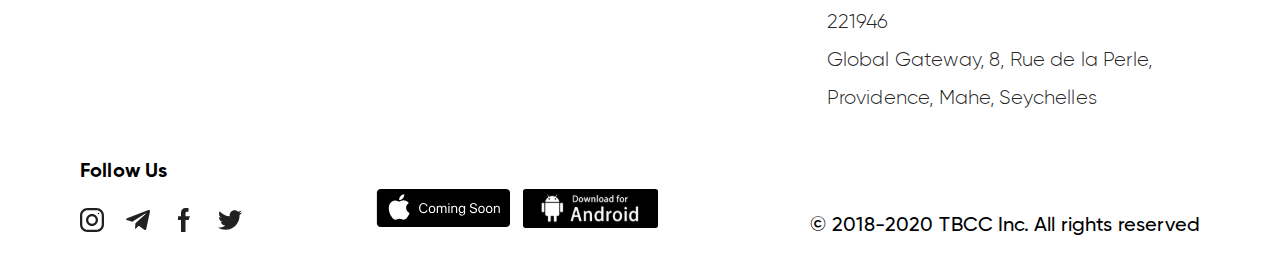
<file: privace-police.html>
<!DOCTYPE html>
<html lang="en">
  <head>
    <meta charset="utf-8">
    <meta name="viewport" content="width=device-width, initial-scale=1, user-scalable=no, shrink-to-fit=no">
<!--    <link rel="shortcut icon" type="image/x-icon" sizes="256x256" href="favicon.png"/>-->
    <link rel="stylesheet" href="css/bootstrap.min.css">
    <link rel="stylesheet" href="css/aos.css">
    <link rel="stylesheet" href="css/select2.min.css">
    <link rel="stylesheet" href="css/style.css">
    <title>Privacy policy</title>
  </head>
<body>
    <header class="container-fluid p-0">
        <nav class="navbar navbar-expand-lg navbar-light m-navbar">
            <a class="navbar-brand logo" href="index.html">
                <img src="img/logo.svg" alt="">
            </a>
            <div class="header-col">
                <button class="navbar-toggler" type="button" data-toggle="collapse" data-target="#navbarNavDropdown" aria-controls="navbarNavDropdown" aria-expanded="false" aria-label="Toggle navigation">
                    <img src="img/open-menu.svg" alt="" width="30px" height="30px">
                </button>
                <div class="collapse navbar-collapse" id="navbarNavDropdown">
                    <div class="menu-mobile-head">
                        <button class="navbar-toggler"
                                type="button" data-toggle="collapse"
                                data-target="#navbarNavDropdown"
                                aria-controls="navbarNavDropdown"
                                aria-expanded="false"
                                aria-label="Toggle navigation">
                            <img src="img/menu-close.svg" alt="" width="25px" height="25px">
                        </button>
                    </div>
                    <ul class="navbar-nav">
                        <li class="nav-item">
                            <a class="nav-link" href="products.html" id="menuItemOne">
                                Products
                            </a>
                        </li>
                        <li class="nav-item">
                            <a class="nav-link" href="token.html" id="menuItemTwo">
                                Token
                            </a>
                        </li>
                        <li class="nav-item">
                            <a class="nav-link" href="team.html" id="menuItemThree">
                                Team
                            </a>
                        </li>
                        <li class="nav-item">
                            <a class="nav-link" href="about.html" id="menuItemFour">
                                About
                            </a>
                        </li>
                        <li class="nav-item">
                            <a class="nav-link" href="contacts.html" id="menuItemFive">
                                Contact us
                            </a>
                        </li>
                    </ul>
                    <select name="lang" class="lang-select-mobile lang">
                        <option value="EN">En</option>
                        <option value="RU">Ru</option>
                        <!--                    <option value="CH">CH</option>-->
                    </select>
                </div>
                <select name="lang" class="lang-select lang">
                    <option value="EN">En</option>
                    <option value="RU">Ru</option>
                    <!--                <option value="CH">CH</option>-->
                </select>
            </div>
        </nav>
    </header>

    <section class="police-page">
        <div class="container">
            <div class="caption">
                Privacy policy
            </div>
            <p>
                Last updated July 27, 2020
            </p>
            <p>
                The service TBCC VPN is hereby offered by TBCC Labs LTC , Certificate of Incorporation #221946, Address of the Company’s Registered Office: Global Gateway 8, Rue De La Perle, Providence, Mahé, Republic of Seychelles.
            </p>
            <p>
                This document (hereinafter – the “Privacy Policy”) explains the privacy rules applicable to TBCC VPN service.
            </p>
            <p>
                TBCC Labs LTD stores and processes your email, login, and password in order to provide you access to TBCC VPN services. We assure you we don’t have any other purpose to store and process this data. We don’t transfer or sell this information to third parties or to anyone else. You can access this information, change it, or delete it at any time.
            </p>
            <p>
                Due to the specificity of TBCC VPN blockchain architecture, we don’t have the ability and to collect and store other user data, such as name, age, preferences, precise location, IP, and any other personal information by which a user can be recognized.
            </p>
            <p>
                We also collect some depersonalized statistical data such as device information, a country from which a user comes to our website to download TBCC VPN apps, an operational system to which a user installed our apps, and types of devices on which our apps are used. The purpose is to understand our markets and provide our services more efficiently. We don’t transfer or sell this information to third parties or to anyone else. Due to all these, you can be sure that we accurately store and process your personal information defined in this Policy and it will never be sold/transferred to third parties or anyone else.
            </p>
            <p>
                For all operations, which imply the storage of payment data, TBCC Labs LTD cooperates with third-party providers, who undertake the separate storage of data.
            </p>
            <p>
                By downloading TBCC VPN Apps to your device (a computer, a smartphone, etc.) you make us sure that you give us your consent to collect and process data mentioned in this Policy for purposes mentioned above. You are informed that you can revoke this consent at any time by emailing us.
            </p>
            <p>
                Please contact us by email at info@tbccvpn.com if you have any questions on our Privacy Policy or you want to enforce any of your rights related to your privacy.
            </p>
        </div>
    </section>

    <footer class="container-fluid">
        <div class="content">
            <a class="navbar-brand logo" href="index.html">
                <img src="img/logo.svg" alt="">
            </a>
<!--            <div class="footer-nav pt-3">-->
<!--                <a href="return-police.html">Return policy</a>-->
<!--                <a href="terms.html" id="footerItemFour">Terms of use</a>-->
<!--                <a href="privace-police.html" id="footerItemFive">Privacy Policy</a>-->
<!--                <a href="complete.html">Complete description of services offered</a>-->
<!--            </div>-->
            <div class="footer-contacts mr-0 mr-lg-5 pt-3">
                <span>TBCC Labs LTD</span>
                <span>221946</span>
                <span>Global Gateway, 8, Rue de la Perle,</span>
                <span>Providence, Mahe, Seychelles</span>
            </div>
        </div>
        <div class="content align-items-end">
            <div class="footer-contacts">
                <h5>Follow Us</h5>
                <div class="soc-box">
                    <a href="https://www.instagram.com/tbcc_labs/" target="_blank">
                        <svg width="32" height="32" viewBox="0 0 32 32" fill="none" xmlns="http://www.w3.org/2000/svg">
                            <path d="M22 0H10C4.478 0 0 4.478 0 10V22C0 27.522 4.478 32 10 32H22C27.522 32 32 27.522 32 22V10C32 4.478 27.522 0 22 0ZM29 22C29 25.86 25.86 29 22 29H10C6.14 29 3 25.86 3 22V10C3 6.14 6.14 3 10 3H22C25.86 3 29 6.14 29 10V22Z" fill="black" fill-opacity="0.87"/>
                            <path d="M16 8C11.582 8 8 11.582 8 16C8 20.418 11.582 24 16 24C20.418 24 24 20.418 24 16C24 11.582 20.418 8 16 8ZM16 21C13.244 21 11 18.756 11 16C11 13.242 13.244 11 16 11C18.756 11 21 13.242 21 16C21 18.756 18.756 21 16 21Z" fill="black" fill-opacity="0.87"/>
                            <path d="M24.6 8.46598C25.1887 8.46598 25.666 7.98871 25.666 7.39998C25.666 6.81125 25.1887 6.33398 24.6 6.33398C24.0113 6.33398 23.534 6.81125 23.534 7.39998C23.534 7.98871 24.0113 8.46598 24.6 8.46598Z" fill="black" fill-opacity="0.87"/>
                        </svg>
                    </a>
                    <a href="https://t.me/joinchat/AAAAAFKdWltCBS0pf0ETiQ" target="_blank">
                        <svg width="32" height="32" viewBox="0 0 32 32" fill="none" xmlns="http://www.w3.org/2000/svg">
                            <g clip-path="url(#clip0)">
                                <path d="M12.5561 20.2412L12.0268 27.6866C12.7841 27.6866 13.1121 27.3612 13.5054 26.9706L17.0561 23.5772L24.4134 28.9652C25.7628 29.7172 26.7134 29.3212 27.0774 27.7239L31.9068 5.09456L31.9081 5.09322C32.3361 3.09856 31.1868 2.31856 29.8721 2.80789L1.48542 13.6759C-0.451915 14.4279 -0.422582 15.5079 1.15608 15.9972L8.41342 18.2546L25.2708 7.70656C26.0641 7.18122 26.7854 7.47189 26.1921 7.99722L12.5561 20.2412Z" fill="black" fill-opacity="0.87"/>
                            </g>
                            <defs>
                                <clipPath id="clip0">
                                    <rect width="32" height="32" fill="white"/>
                                </clipPath>
                            </defs>
                        </svg>
                    </a>
                    <a href="https://www.facebook.com/TBCC-Labs-112734580490523/" target="_blank">
                        <svg width="32" height="32" viewBox="0 0 32 32" fill="none" xmlns="http://www.w3.org/2000/svg">
                            <path d="M18 11V7C18 5.896 18.896 5 20 5H22V0H18C14.686 0 12 2.686 12 6V11H8V16H12V32H18V16H22L24 11H18Z" fill="black" fill-opacity="0.87"/>
                        </svg>
                    </a>
                    <a href="https://twitter.com/LabsTbcc" target="_blank">
                        <svg width="32" height="32" viewBox="0 0 32 32" fill="none" xmlns="http://www.w3.org/2000/svg">
                            <g clip-path="url(#clip0)">
                                <path d="M32 6.078C30.81 6.6 29.542 6.946 28.22 7.114C29.58 6.302 30.618 5.026 31.106 3.488C29.838 4.244 28.438 4.778 26.946 5.076C25.742 3.794 24.026 3 22.154 3C18.522 3 15.598 5.948 15.598 9.562C15.598 10.082 15.642 10.582 15.75 11.058C10.296 10.792 5.47 8.178 2.228 4.196C1.662 5.178 1.33 6.302 1.33 7.512C1.33 9.784 2.5 11.798 4.244 12.964C3.19 12.944 2.156 12.638 1.28 12.156C1.28 12.176 1.28 12.202 1.28 12.228C1.28 15.416 3.554 18.064 6.536 18.674C6.002 18.82 5.42 18.89 4.816 18.89C4.396 18.89 3.972 18.866 3.574 18.778C4.424 21.376 6.836 23.286 9.704 23.348C7.472 25.094 4.638 26.146 1.57 26.146C1.032 26.146 0.516 26.122 0 26.056C2.906 27.93 6.35 29 10.064 29C22.136 29 28.736 19 28.736 10.332C28.736 10.042 28.726 9.762 28.712 9.484C30.014 8.56 31.108 7.406 32 6.078Z" fill="black" fill-opacity="0.87"/>
                            </g>
                            <defs>
                                <clipPath id="clip0">
                                    <rect width="32" height="32" fill="white"/>
                                </clipPath>
                            </defs>
                        </svg>
                    </a>
                </div>
            </div>
            <div class="link-box">
                <a href="#">
                    <img src="img/apple.svg" alt="">
                </a>
                <a href="http://101.200.191.88/tbccwallet.apk">
                    <img src="img/android.svg" alt="">
                </a>
            </div>
            <div class="corp">
                © 2018-2020 TBCC Inc. All rights reserved
            </div>
        </div>
    </footer>


    <script src="js/jquery.min.js"></script>
    <script src="js/aos.js"></script>
    <script src="js/select2.min.js"></script>
    <script src="js/bootstrap.min.js"></script>
    <script src="js/scripts.js"></script>
  </body>
</html>
</file>
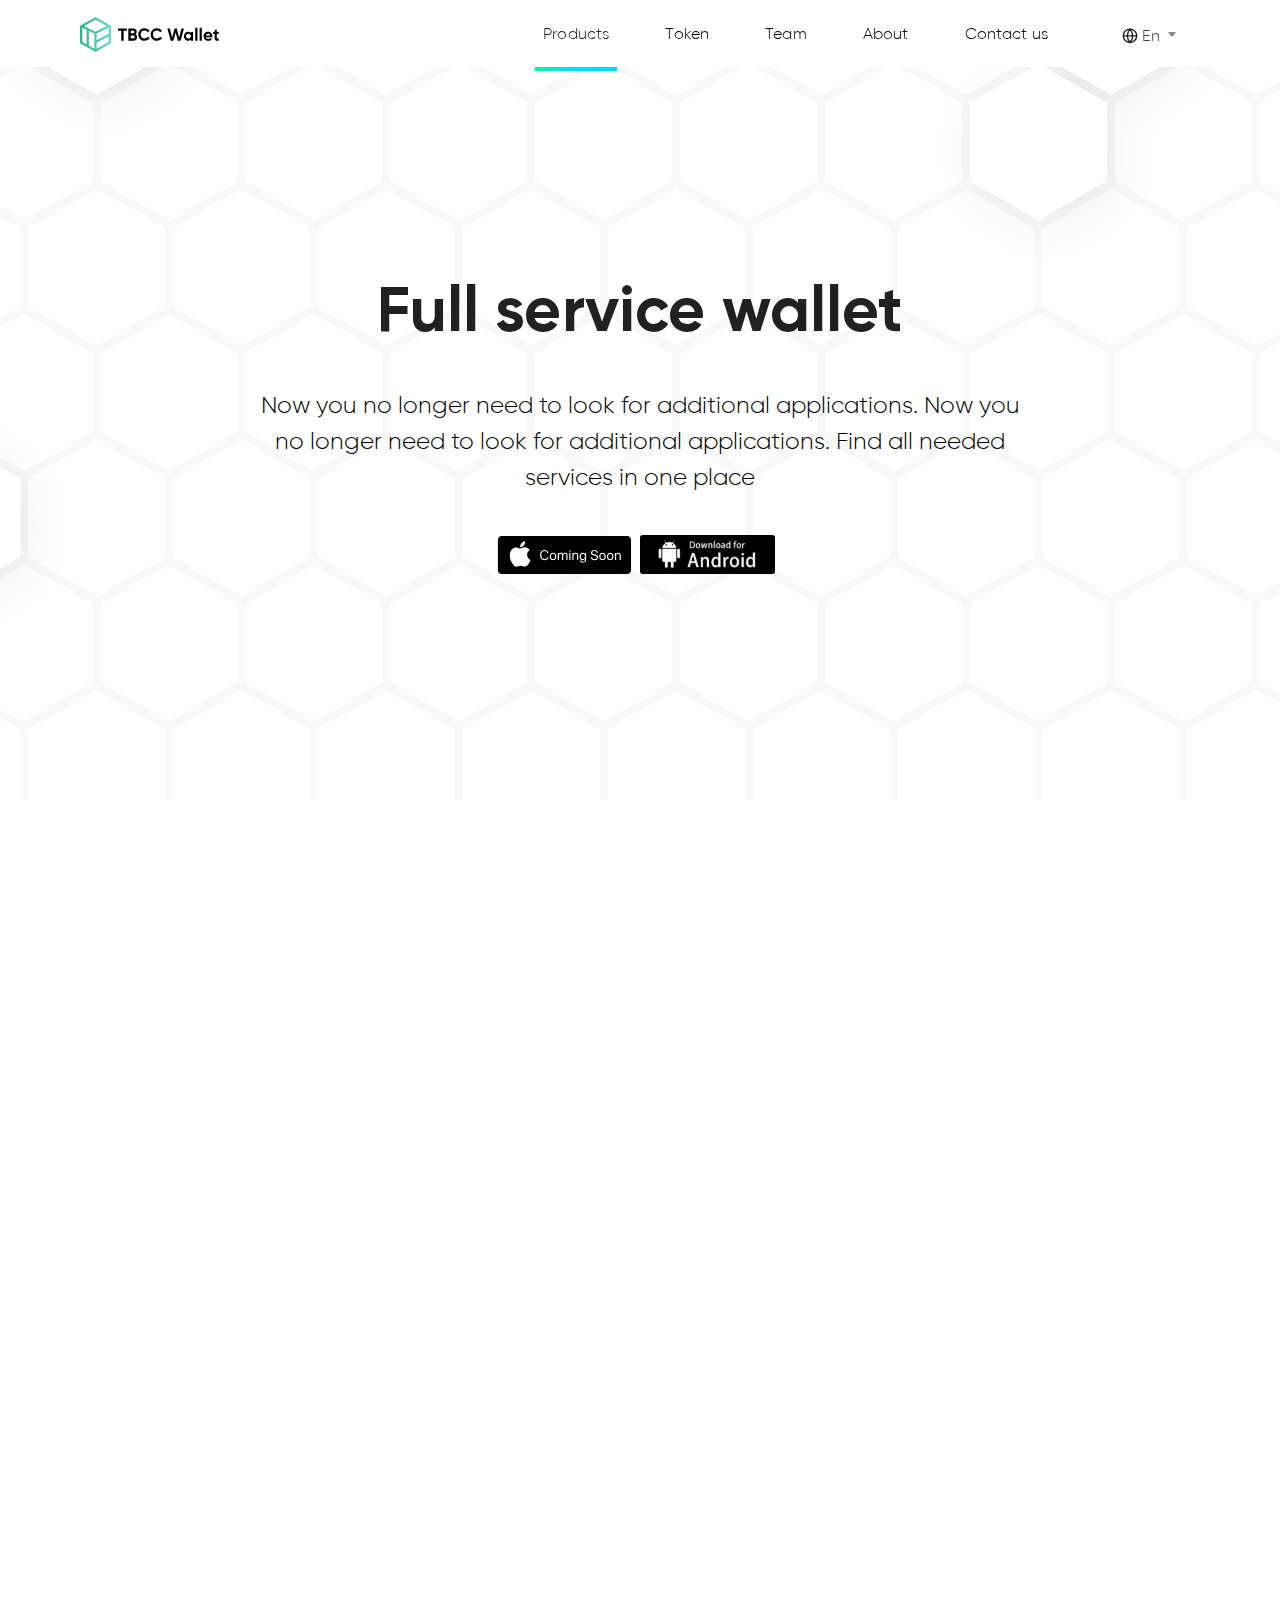
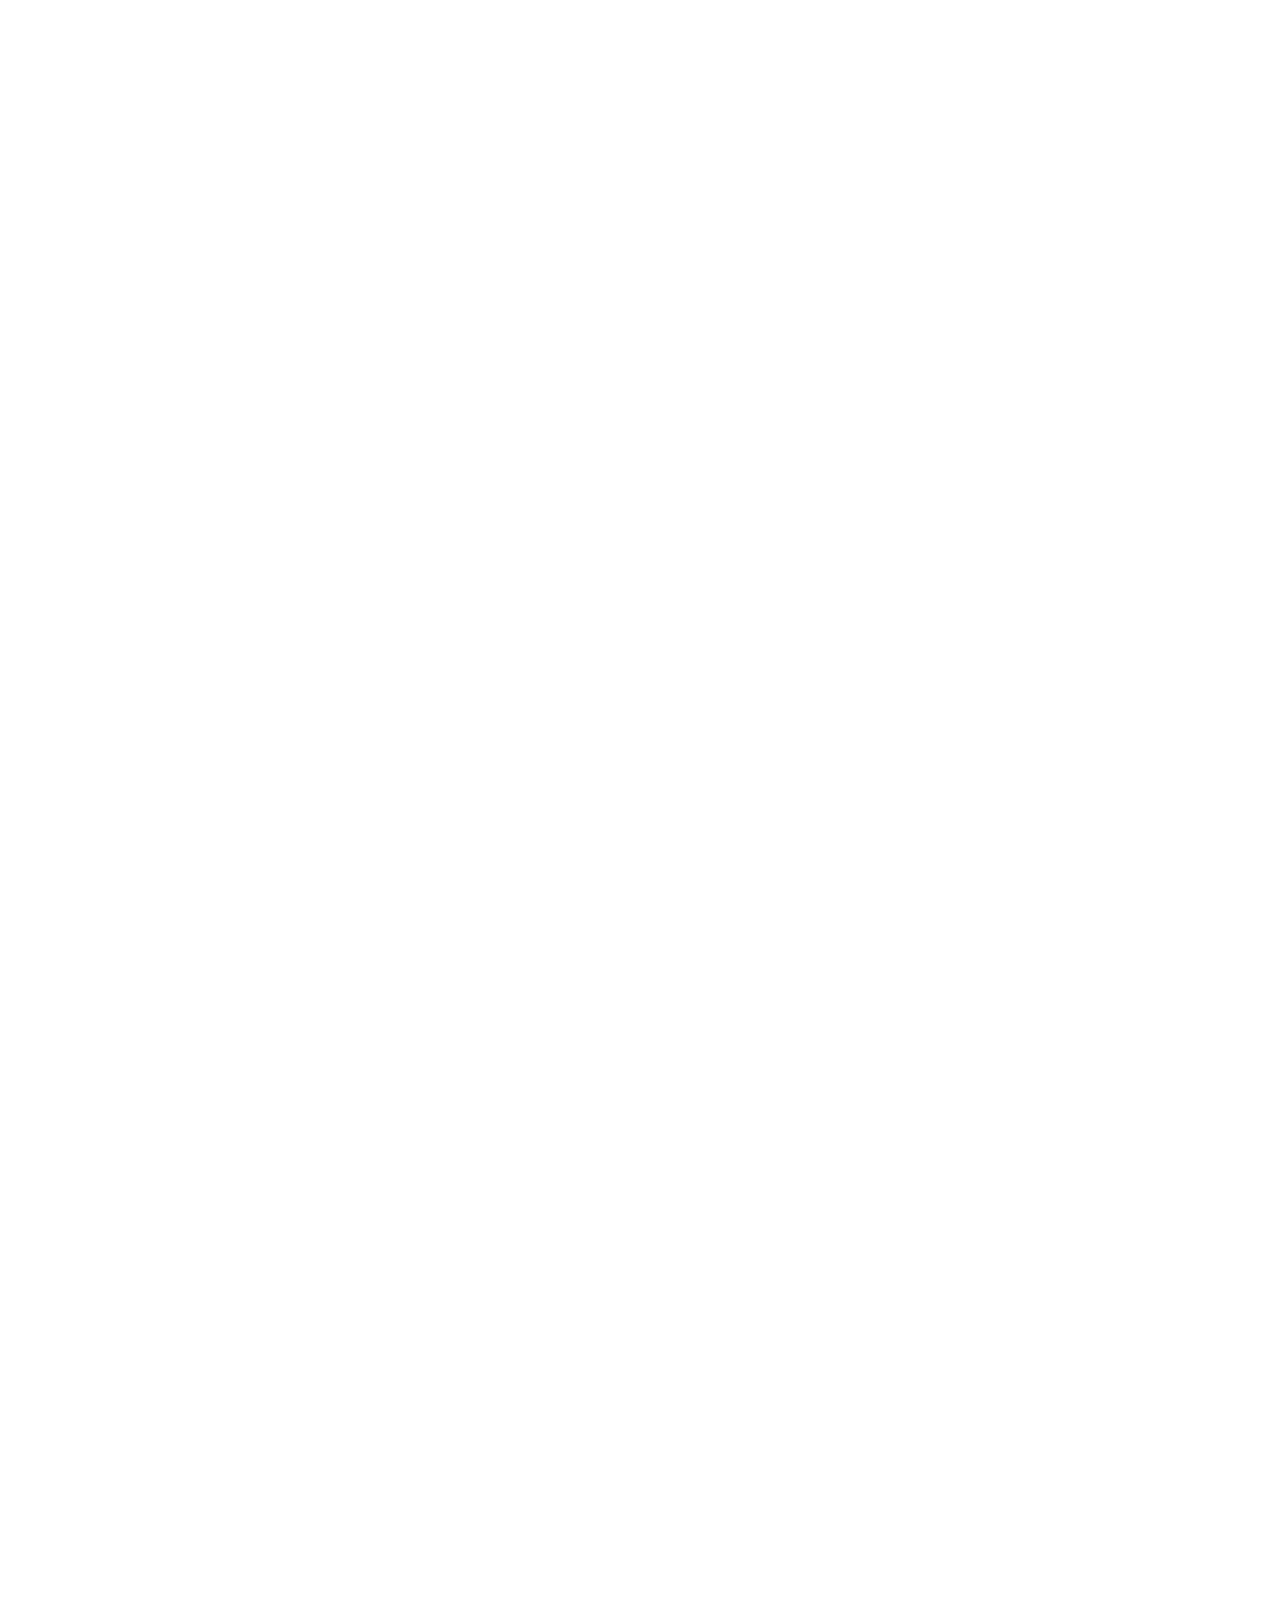
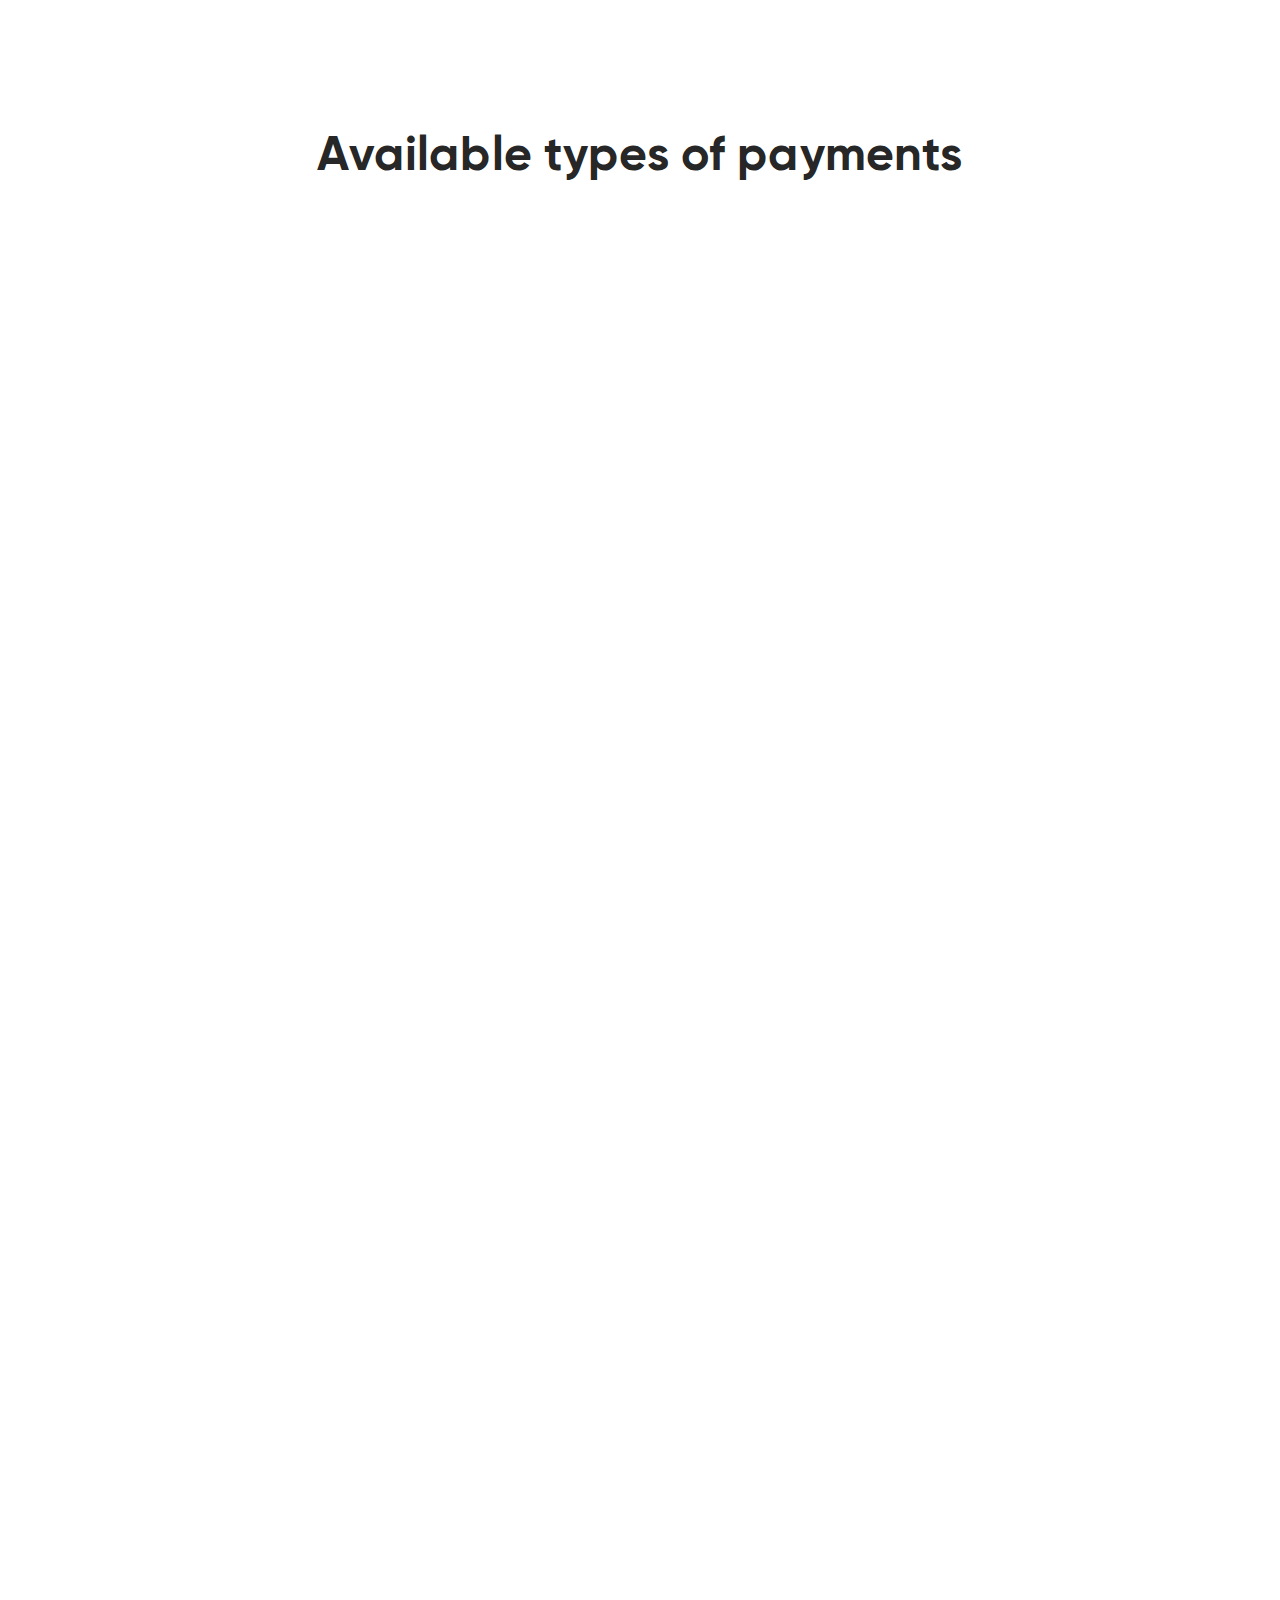
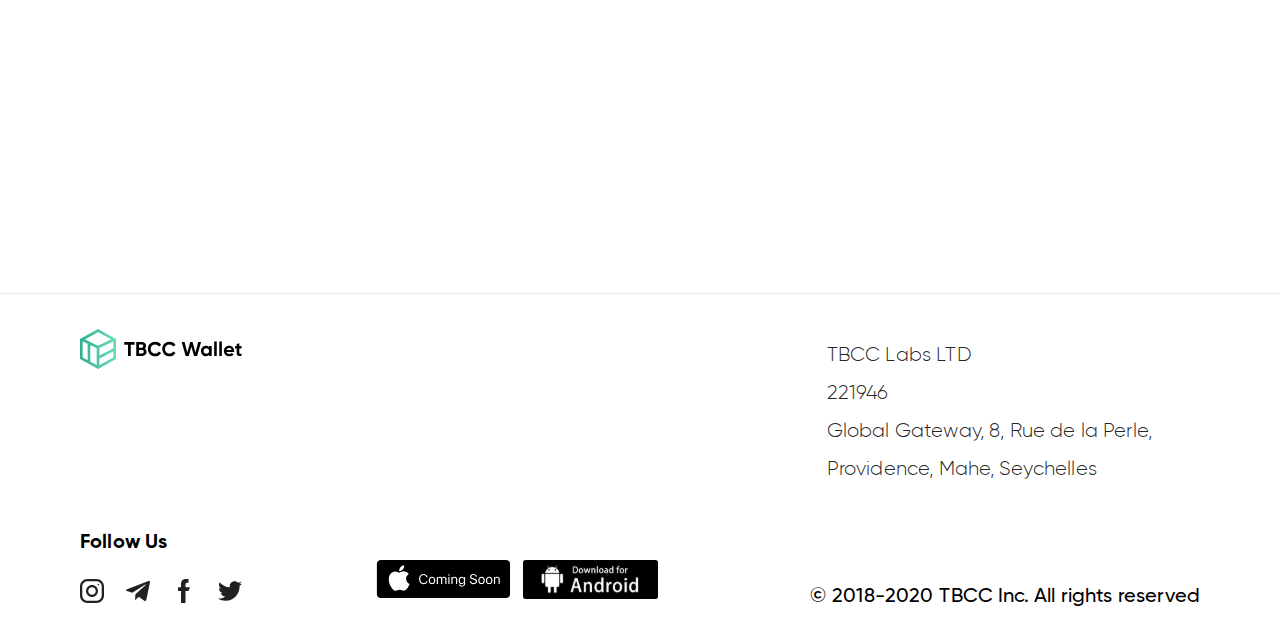
<file: products.html>
<!DOCTYPE html>
<html lang="en">
  <head>
    <meta charset="utf-8">
    <meta name="viewport" content="width=device-width, initial-scale=1, user-scalable=no, shrink-to-fit=no">
<!--    <link rel="shortcut icon" type="image/x-icon" sizes="256x256" href="favicon.png"/>-->
    <link rel="stylesheet" href="css/bootstrap.min.css">
    <link rel="stylesheet" href="css/aos.css">
    <link rel="stylesheet" href="css/select2.min.css">
    <link rel="stylesheet" href="css/style.css">
    <title>Products</title>
  </head>
<body>
    <header class="container-fluid p-0">
        <nav class="navbar navbar-expand-lg navbar-light m-navbar">
            <a class="navbar-brand logo" href="index.html">
                <img src="img/logo.svg" alt="">
            </a>
            <div class="header-col">
                <button class="navbar-toggler" type="button" data-toggle="collapse" data-target="#navbarNavDropdown" aria-controls="navbarNavDropdown" aria-expanded="false" aria-label="Toggle navigation">
                    <img src="img/open-menu.svg" alt="" width="30px" height="30px">
                </button>
                <div class="collapse navbar-collapse" id="navbarNavDropdown">
                    <div class="menu-mobile-head">
                        <button class="navbar-toggler"
                                type="button" data-toggle="collapse"
                                data-target="#navbarNavDropdown"
                                aria-controls="navbarNavDropdown"
                                aria-expanded="false"
                                aria-label="Toggle navigation">
                            <img src="img/menu-close.svg" alt="" width="25px" height="25px">
                        </button>
                    </div>
                    <ul class="navbar-nav">
                        <li class="nav-item active">
                            <a class="nav-link" href="products.html" id="menuItemOne">
                                Products
                            </a>
                        </li>
                        <li class="nav-item">
                            <a class="nav-link" href="token.html" id="menuItemTwo">
                                Token
                            </a>
                        </li>
                        <li class="nav-item">
                            <a class="nav-link" href="team.html" id="menuItemThree">
                                Team
                            </a>
                        </li>
                        <li class="nav-item">
                            <a class="nav-link" href="about.html" id="menuItemFour">
                                About
                            </a>
                        </li>
                        <li class="nav-item">
                            <a class="nav-link" href="contacts.html" id="menuItemFive">
                                Contact us
                            </a>
                        </li>
                    </ul>
                    <select name="lang" class="lang-select-mobile lang">
                        <option value="EN">En</option>
                        <option value="RU">Ru</option>
                        <!--                    <option value="CH">CH</option>-->
                    </select>
                </div>
                <select name="lang" class="lang-select lang">
                    <option value="EN">En</option>
                    <option value="RU">Ru</option>
                    <!--                <option value="CH">CH</option>-->
                </select>
            </div>
        </nav>
    </header>


    <section class="bg-img pt-0 pb-0">
        <div class="main-page main-products pt-5">
            <div class="center-block">
                <h1 data-aos="fade-up" id="productsH1">
                    Full service wallet
                </h1>
                <p class="text-center" data-aos="fade-up" data-aos-delay="300" id="productsH2">
                    Now you no longer need to look for additional applications. Now you no longer need to look for additional applications. Find all needed services in one place
                </p>
                <div class="link-box">
                    <a href="#" data-aos="fade-up" data-aos-delay="600">
                        <img src="img/apple.svg" alt="" class="mb-0">
                    </a>
                    <a href="http://101.200.191.88/tbccwallet.apk" data-aos="fade-up" data-aos-delay="800">
                        <img src="img/android.svg" alt="" class="mb-0">
                    </a>
                </div>
            </div>
        </div>
    </section>

<!--    <section class="center-block">-->
<!--        <div class="aos-init aos-animate" data-aos="fade-up">-->
<!--            <div class="text">-->
<!--                <h2 class="text-center" id="productsCaptionOne">Exchange. Anywhere. Anytime.</h2>-->
<!--                <p class="text-center" id="productsPBlockOne">Buy and sell cryptocurrency from any place in the world in several seconds with maximum comfort for you.</p>-->
<!--            </div>-->
<!--        </div>-->
<!--        <div class="img products-img">-->
<!--            <img src="img/products.svg" alt="">-->
<!--        </div>-->
<!--    </section>-->

    <section>
        <div class="two-block mobile-column-reverse">
            <div class="column w-40" data-aos="fade-left">
                <div class="img mobile-ml">
                    <img src="img/tail6.svg" alt="">
                </div>
            </div>
            <div class="column w-60" data-aos="fade-up">
                <div class="text">
                    <h2 id="productsCaptionTwo">Send & Receive</h2>
                    <p id="productsPBlockTwo">
                        Send and receive crypto safely to other addresses without extra commission from wallet.
                    </p>
                </div>
            </div>
        </div>
    </section>

    <section >
        <div class="two-block">
            <div class="column w-60" data-aos="fade-up">
                <div class="text">
                    <h2 id="productsCaptionThree">Trade on Binance DEX</h2>
                    <p id="productsPBlockThree">
                        Trade on Binance DEX from TBCC Wallet in real time with easy-to-use interface.
                    </p>
                </div>
            </div>
            <div class="column w-40" data-aos="fade-left">
                <div class="img img-indent">
                    <img src="img/tail3.svg" alt="">
                </div>
            </div>
        </div>
    </section>

    <section>
        <div class="two-block mobile-column-reverse">
            <div class="column w-40" data-aos="fade-left">
                <div class="img mobile-ml">
                    <img src="img/tail8.svg" alt="">
                </div>
            </div>
            <div class="column w-60" data-aos="fade-up">
                <div class="text">
                    <h2 id="productsCaptionFour">TBCC Wallet Market</h2>
                    <p id="productsPBlockFour">
                        Via market you can buy keys for your TBCC VPN app, premium subscription, make online payments in partner stores via TBCC card
                    </p>
                </div>
            </div>
        </div>
    </section>

    <section class="center-block p-0">
        <div class="aos-init aos-animate" data-aos="fade-up">
            <div class="text">
                <h2 class="text-center" id="productsCaptionFive">Available types of payments</h2>
            </div>
        </div>
    </section>

    <section>
        <div class="two-block mobile-column-reverse">
            <div class="column w-40" data-aos="fade-left">
                <div class="img mobile-ml">
                    <img src="img/tail6.svg" alt="">
                </div>
            </div>
            <div class="column w-60" data-aos="fade-up">
                <div class="text">
                    <h2 id="productsCaptionSix">Contactless payments</h2>
                    <p id="productsPBlockFive">
                        Accept crypto payments and donations from your online customers.
                    </p>
                </div>
            </div>
        </div>
    </section>

    <section >
        <div class="two-block">
            <div class="column w-60" data-aos="fade-up">
                <div class="text">
                    <h2 id="productsCaptionSeven">QR-Code payments</h2>
                    <p id="productsPBlockSix">
                        Accept Coins on your smartphone or tablet at your retail store or restaurant.
                    </p>
                    <a href="http://101.200.191.88/tbccwallet.apk" class="m-btn" id="textButtonFive" target="_blank">Get it now</a>
                </div>
            </div>
            <div class="column w-40" data-aos="fade-left">
                <div class="img img-indent">
                    <img src="img/tail7.svg" alt="">
                </div>
            </div>
        </div>
    </section>

    <footer class="container-fluid">
        <div class="content">
            <a class="navbar-brand logo" href="index.html">
                <img src="img/logo.svg" alt="">
            </a>
<!--            <div class="footer-nav pt-3">-->
<!--                <a href="return-police.html">Return policy</a>-->
<!--                <a href="terms.html" id="footerItemFour">Terms of use</a>-->
<!--                <a href="privace-police.html" id="footerItemFive">Privacy Policy</a>-->
<!--                <a href="complete.html">Complete description of services offered</a>-->
<!--            </div>-->
            <div class="footer-contacts mr-0 mr-lg-5 pt-3">
                <span>TBCC Labs LTD</span>
                <span>221946</span>
                <span>Global Gateway, 8, Rue de la Perle,</span>
                <span>Providence, Mahe, Seychelles</span>
            </div>
        </div>
        <div class="content align-items-end">
            <div class="footer-contacts">
                <h5>Follow Us</h5>
                <div class="soc-box">
                    <a href="https://www.instagram.com/tbcc_labs/" target="_blank">
                        <svg width="32" height="32" viewBox="0 0 32 32" fill="none" xmlns="http://www.w3.org/2000/svg">
                            <path d="M22 0H10C4.478 0 0 4.478 0 10V22C0 27.522 4.478 32 10 32H22C27.522 32 32 27.522 32 22V10C32 4.478 27.522 0 22 0ZM29 22C29 25.86 25.86 29 22 29H10C6.14 29 3 25.86 3 22V10C3 6.14 6.14 3 10 3H22C25.86 3 29 6.14 29 10V22Z" fill="black" fill-opacity="0.87"/>
                            <path d="M16 8C11.582 8 8 11.582 8 16C8 20.418 11.582 24 16 24C20.418 24 24 20.418 24 16C24 11.582 20.418 8 16 8ZM16 21C13.244 21 11 18.756 11 16C11 13.242 13.244 11 16 11C18.756 11 21 13.242 21 16C21 18.756 18.756 21 16 21Z" fill="black" fill-opacity="0.87"/>
                            <path d="M24.6 8.46598C25.1887 8.46598 25.666 7.98871 25.666 7.39998C25.666 6.81125 25.1887 6.33398 24.6 6.33398C24.0113 6.33398 23.534 6.81125 23.534 7.39998C23.534 7.98871 24.0113 8.46598 24.6 8.46598Z" fill="black" fill-opacity="0.87"/>
                        </svg>
                    </a>
                    <a href="https://t.me/joinchat/AAAAAFKdWltCBS0pf0ETiQ" target="_blank">
                        <svg width="32" height="32" viewBox="0 0 32 32" fill="none" xmlns="http://www.w3.org/2000/svg">
                            <g clip-path="url(#clip0)">
                                <path d="M12.5561 20.2412L12.0268 27.6866C12.7841 27.6866 13.1121 27.3612 13.5054 26.9706L17.0561 23.5772L24.4134 28.9652C25.7628 29.7172 26.7134 29.3212 27.0774 27.7239L31.9068 5.09456L31.9081 5.09322C32.3361 3.09856 31.1868 2.31856 29.8721 2.80789L1.48542 13.6759C-0.451915 14.4279 -0.422582 15.5079 1.15608 15.9972L8.41342 18.2546L25.2708 7.70656C26.0641 7.18122 26.7854 7.47189 26.1921 7.99722L12.5561 20.2412Z" fill="black" fill-opacity="0.87"/>
                            </g>
                            <defs>
                                <clipPath id="clip0">
                                    <rect width="32" height="32" fill="white"/>
                                </clipPath>
                            </defs>
                        </svg>
                    </a>
                    <a href="https://www.facebook.com/TBCC-Labs-112734580490523/" target="_blank">
                        <svg width="32" height="32" viewBox="0 0 32 32" fill="none" xmlns="http://www.w3.org/2000/svg">
                            <path d="M18 11V7C18 5.896 18.896 5 20 5H22V0H18C14.686 0 12 2.686 12 6V11H8V16H12V32H18V16H22L24 11H18Z" fill="black" fill-opacity="0.87"/>
                        </svg>
                    </a>
                    <a href="https://twitter.com/LabsTbcc" target="_blank">
                        <svg width="32" height="32" viewBox="0 0 32 32" fill="none" xmlns="http://www.w3.org/2000/svg">
                            <g clip-path="url(#clip0)">
                                <path d="M32 6.078C30.81 6.6 29.542 6.946 28.22 7.114C29.58 6.302 30.618 5.026 31.106 3.488C29.838 4.244 28.438 4.778 26.946 5.076C25.742 3.794 24.026 3 22.154 3C18.522 3 15.598 5.948 15.598 9.562C15.598 10.082 15.642 10.582 15.75 11.058C10.296 10.792 5.47 8.178 2.228 4.196C1.662 5.178 1.33 6.302 1.33 7.512C1.33 9.784 2.5 11.798 4.244 12.964C3.19 12.944 2.156 12.638 1.28 12.156C1.28 12.176 1.28 12.202 1.28 12.228C1.28 15.416 3.554 18.064 6.536 18.674C6.002 18.82 5.42 18.89 4.816 18.89C4.396 18.89 3.972 18.866 3.574 18.778C4.424 21.376 6.836 23.286 9.704 23.348C7.472 25.094 4.638 26.146 1.57 26.146C1.032 26.146 0.516 26.122 0 26.056C2.906 27.93 6.35 29 10.064 29C22.136 29 28.736 19 28.736 10.332C28.736 10.042 28.726 9.762 28.712 9.484C30.014 8.56 31.108 7.406 32 6.078Z" fill="black" fill-opacity="0.87"/>
                            </g>
                            <defs>
                                <clipPath id="clip0">
                                    <rect width="32" height="32" fill="white"/>
                                </clipPath>
                            </defs>
                        </svg>
                    </a>
                </div>
            </div>
            <div class="link-box">
                <a href="#">
                    <img src="img/apple.svg" alt="">
                </a>
                <a href="http://101.200.191.88/tbccwallet.apk">
                    <img src="img/android.svg" alt="">
                </a>
            </div>
            <div class="corp">
                © 2018-2020 TBCC Inc. All rights reserved
            </div>
        </div>
    </footer>


    <script src="js/jquery.min.js"></script>
    <script src="js/aos.js"></script>
    <script src="js/select2.min.js"></script>
    <script src="js/bootstrap.min.js"></script>
    <script src="js/scripts.js"></script>
  </body>
</html>
</file>
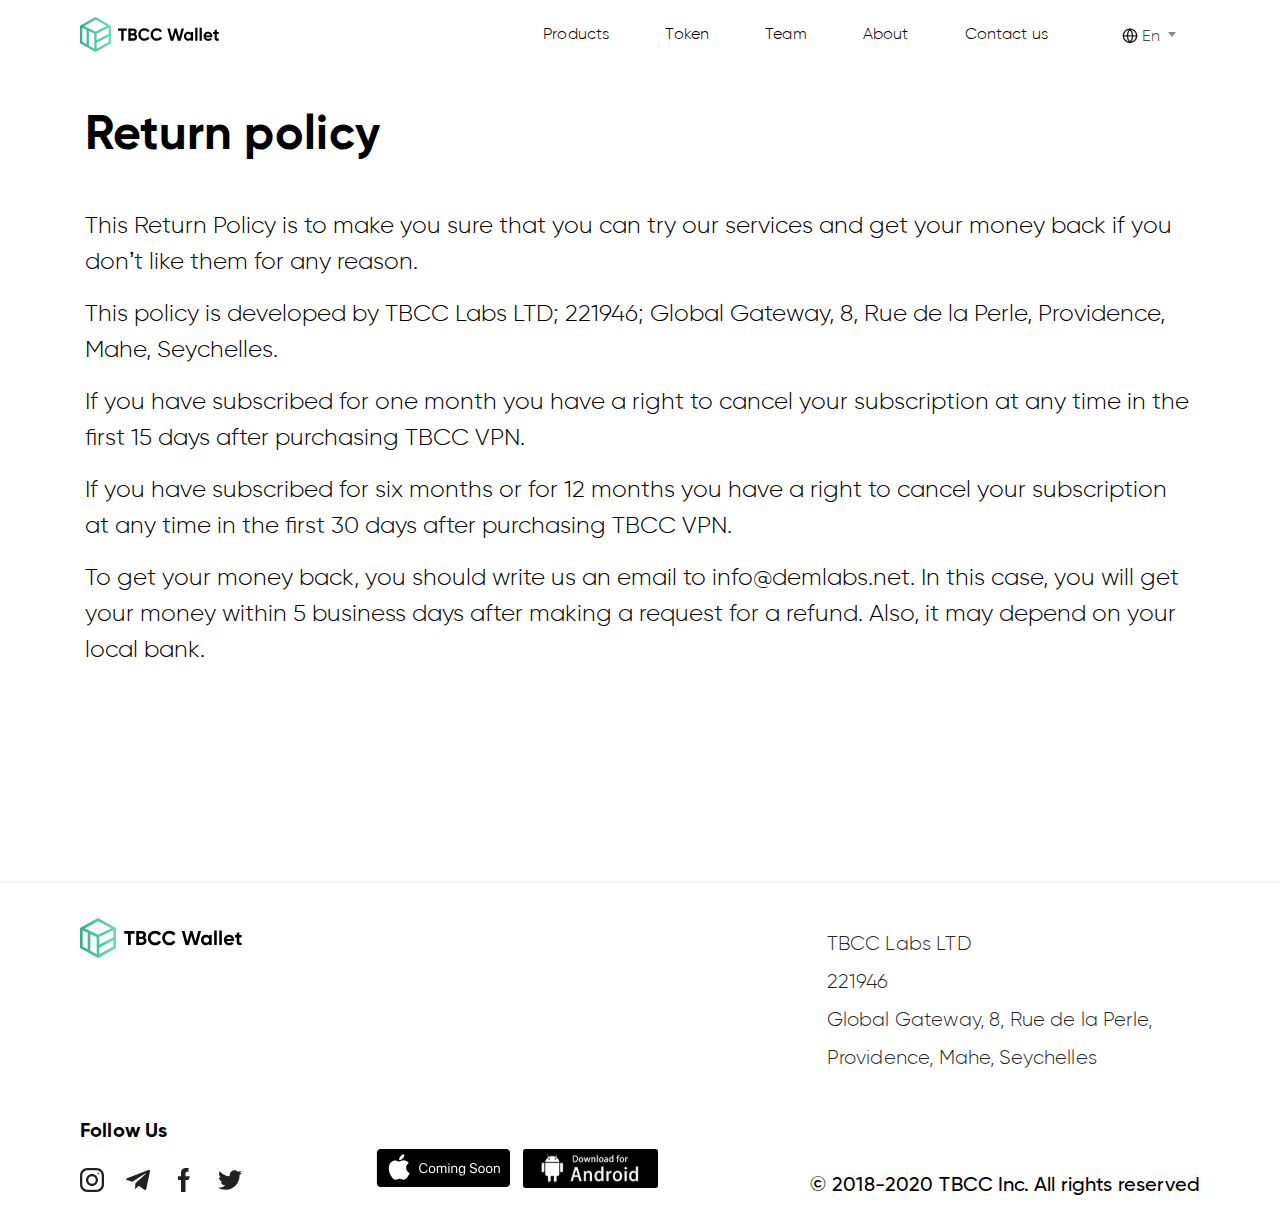
<file: return-police.html>
<!DOCTYPE html>
<html lang="en">
  <head>
    <meta charset="utf-8">
    <meta name="viewport" content="width=device-width, initial-scale=1, user-scalable=no, shrink-to-fit=no">
<!--    <link rel="shortcut icon" type="image/x-icon" sizes="256x256" href="favicon.png"/>-->
    <link rel="stylesheet" href="css/bootstrap.min.css">
    <link rel="stylesheet" href="css/aos.css">
    <link rel="stylesheet" href="css/select2.min.css">
    <link rel="stylesheet" href="css/style.css">
    <title>Return policy</title>
  </head>
<body>
    <header class="container-fluid p-0">
        <nav class="navbar navbar-expand-lg navbar-light m-navbar">
            <a class="navbar-brand logo" href="index.html">
                <img src="img/logo.svg" alt="">
            </a>
            <div class="header-col">
                <button class="navbar-toggler" type="button" data-toggle="collapse" data-target="#navbarNavDropdown" aria-controls="navbarNavDropdown" aria-expanded="false" aria-label="Toggle navigation">
                    <img src="img/open-menu.svg" alt="" width="30px" height="30px">
                </button>
                <div class="collapse navbar-collapse" id="navbarNavDropdown">
                    <div class="menu-mobile-head">
                        <button class="navbar-toggler"
                                type="button" data-toggle="collapse"
                                data-target="#navbarNavDropdown"
                                aria-controls="navbarNavDropdown"
                                aria-expanded="false"
                                aria-label="Toggle navigation">
                            <img src="img/menu-close.svg" alt="" width="25px" height="25px">
                        </button>
                    </div>
                    <ul class="navbar-nav">
                        <li class="nav-item">
                            <a class="nav-link" href="products.html" id="menuItemOne">
                                Products
                            </a>
                        </li>
                        <li class="nav-item">
                            <a class="nav-link" href="token.html" id="menuItemTwo">
                                Token
                            </a>
                        </li>
                        <li class="nav-item">
                            <a class="nav-link" href="team.html" id="menuItemThree">
                                Team
                            </a>
                        </li>
                        <li class="nav-item">
                            <a class="nav-link" href="about.html" id="menuItemFour">
                                About
                            </a>
                        </li>
                        <li class="nav-item">
                            <a class="nav-link" href="contacts.html" id="menuItemFive">
                                Contact us
                            </a>
                        </li>
                    </ul>
                    <select name="lang" class="lang-select-mobile lang">
                        <option value="EN">En</option>
                        <option value="RU">Ru</option>
                        <!--                    <option value="CH">CH</option>-->
                    </select>
                </div>
                <select name="lang" class="lang-select lang">
                    <option value="EN">En</option>
                    <option value="RU">Ru</option>
                    <!--                <option value="CH">CH</option>-->
                </select>
            </div>
        </nav>
    </header>

    <section class="police-page">
        <div class="container">
            <div class="caption">
                Return policy
            </div>
            <p>
                This Return Policy is to make you sure that you can try our services and get your money back if you don’t like them for any reason.
            </p>
            <p>
                This policy is developed by TBCC Labs LTD; 221946; Global Gateway, 8, Rue de la Perle, Providence, Mahe, Seychelles.
            </p>
            <p>
                If you have subscribed for one month you have a right to cancel your subscription at any time in the first 15 days after purchasing TBCC VPN.
            </p>
            <p>
                If you have subscribed for six months or for 12 months you have a right to cancel your subscription at any time in the first 30 days after purchasing TBCC VPN.
            </p>
            <p>
                To get your money back, you should write us an email to info@demlabs.net. In this case, you will get your money within 5 business days after making a request for a refund. Also, it may depend on your local bank.
            </p>
        </div>
    </section>

    <footer class="container-fluid">
        <div class="content">
            <a class="navbar-brand logo" href="index.html">
                <img src="img/logo.svg" alt="">
            </a>
<!--            <div class="footer-nav pt-3">-->
<!--                <a href="return-police.html">Return policy</a>-->
<!--                <a href="terms.html" id="footerItemFour">Terms of use</a>-->
<!--                <a href="privace-police.html" id="footerItemFive">Privacy Policy</a>-->
<!--                <a href="complete.html">Complete description of services offered</a>-->
<!--            </div>-->
            <div class="footer-contacts mr-0 mr-lg-5 pt-3">
                <span>TBCC Labs LTD</span>
                <span>221946</span>
                <span>Global Gateway, 8, Rue de la Perle,</span>
                <span>Providence, Mahe, Seychelles</span>
            </div>
        </div>
        <div class="content align-items-end">
            <div class="footer-contacts">
                <h5>Follow Us</h5>
                <div class="soc-box">
                    <a href="https://www.instagram.com/tbcc_labs/" target="_blank">
                        <svg width="32" height="32" viewBox="0 0 32 32" fill="none" xmlns="http://www.w3.org/2000/svg">
                            <path d="M22 0H10C4.478 0 0 4.478 0 10V22C0 27.522 4.478 32 10 32H22C27.522 32 32 27.522 32 22V10C32 4.478 27.522 0 22 0ZM29 22C29 25.86 25.86 29 22 29H10C6.14 29 3 25.86 3 22V10C3 6.14 6.14 3 10 3H22C25.86 3 29 6.14 29 10V22Z" fill="black" fill-opacity="0.87"/>
                            <path d="M16 8C11.582 8 8 11.582 8 16C8 20.418 11.582 24 16 24C20.418 24 24 20.418 24 16C24 11.582 20.418 8 16 8ZM16 21C13.244 21 11 18.756 11 16C11 13.242 13.244 11 16 11C18.756 11 21 13.242 21 16C21 18.756 18.756 21 16 21Z" fill="black" fill-opacity="0.87"/>
                            <path d="M24.6 8.46598C25.1887 8.46598 25.666 7.98871 25.666 7.39998C25.666 6.81125 25.1887 6.33398 24.6 6.33398C24.0113 6.33398 23.534 6.81125 23.534 7.39998C23.534 7.98871 24.0113 8.46598 24.6 8.46598Z" fill="black" fill-opacity="0.87"/>
                        </svg>
                    </a>
                    <a href="https://t.me/joinchat/AAAAAFKdWltCBS0pf0ETiQ" target="_blank">
                        <svg width="32" height="32" viewBox="0 0 32 32" fill="none" xmlns="http://www.w3.org/2000/svg">
                            <g clip-path="url(#clip0)">
                                <path d="M12.5561 20.2412L12.0268 27.6866C12.7841 27.6866 13.1121 27.3612 13.5054 26.9706L17.0561 23.5772L24.4134 28.9652C25.7628 29.7172 26.7134 29.3212 27.0774 27.7239L31.9068 5.09456L31.9081 5.09322C32.3361 3.09856 31.1868 2.31856 29.8721 2.80789L1.48542 13.6759C-0.451915 14.4279 -0.422582 15.5079 1.15608 15.9972L8.41342 18.2546L25.2708 7.70656C26.0641 7.18122 26.7854 7.47189 26.1921 7.99722L12.5561 20.2412Z" fill="black" fill-opacity="0.87"/>
                            </g>
                            <defs>
                                <clipPath id="clip0">
                                    <rect width="32" height="32" fill="white"/>
                                </clipPath>
                            </defs>
                        </svg>
                    </a>
                    <a href="https://www.facebook.com/TBCC-Labs-112734580490523/" target="_blank">
                        <svg width="32" height="32" viewBox="0 0 32 32" fill="none" xmlns="http://www.w3.org/2000/svg">
                            <path d="M18 11V7C18 5.896 18.896 5 20 5H22V0H18C14.686 0 12 2.686 12 6V11H8V16H12V32H18V16H22L24 11H18Z" fill="black" fill-opacity="0.87"/>
                        </svg>
                    </a>
                    <a href="https://twitter.com/LabsTbcc" target="_blank">
                        <svg width="32" height="32" viewBox="0 0 32 32" fill="none" xmlns="http://www.w3.org/2000/svg">
                            <g clip-path="url(#clip0)">
                                <path d="M32 6.078C30.81 6.6 29.542 6.946 28.22 7.114C29.58 6.302 30.618 5.026 31.106 3.488C29.838 4.244 28.438 4.778 26.946 5.076C25.742 3.794 24.026 3 22.154 3C18.522 3 15.598 5.948 15.598 9.562C15.598 10.082 15.642 10.582 15.75 11.058C10.296 10.792 5.47 8.178 2.228 4.196C1.662 5.178 1.33 6.302 1.33 7.512C1.33 9.784 2.5 11.798 4.244 12.964C3.19 12.944 2.156 12.638 1.28 12.156C1.28 12.176 1.28 12.202 1.28 12.228C1.28 15.416 3.554 18.064 6.536 18.674C6.002 18.82 5.42 18.89 4.816 18.89C4.396 18.89 3.972 18.866 3.574 18.778C4.424 21.376 6.836 23.286 9.704 23.348C7.472 25.094 4.638 26.146 1.57 26.146C1.032 26.146 0.516 26.122 0 26.056C2.906 27.93 6.35 29 10.064 29C22.136 29 28.736 19 28.736 10.332C28.736 10.042 28.726 9.762 28.712 9.484C30.014 8.56 31.108 7.406 32 6.078Z" fill="black" fill-opacity="0.87"/>
                            </g>
                            <defs>
                                <clipPath id="clip0">
                                    <rect width="32" height="32" fill="white"/>
                                </clipPath>
                            </defs>
                        </svg>
                    </a>
                </div>
            </div>
            <div class="link-box">
                <a href="#">
                    <img src="img/apple.svg" alt="">
                </a>
                <a href="http://101.200.191.88/tbccwallet.apk">
                    <img src="img/android.svg" alt="">
                </a>
            </div>
            <div class="corp">
                © 2018-2020 TBCC Inc. All rights reserved
            </div>
        </div>
    </footer>

    <script src="js/jquery.min.js"></script>
    <script src="js/aos.js"></script>
    <script src="js/select2.min.js"></script>
    <script src="js/bootstrap.min.js"></script>
    <script src="js/scripts.js"></script>
  </body>
</html>
</file>
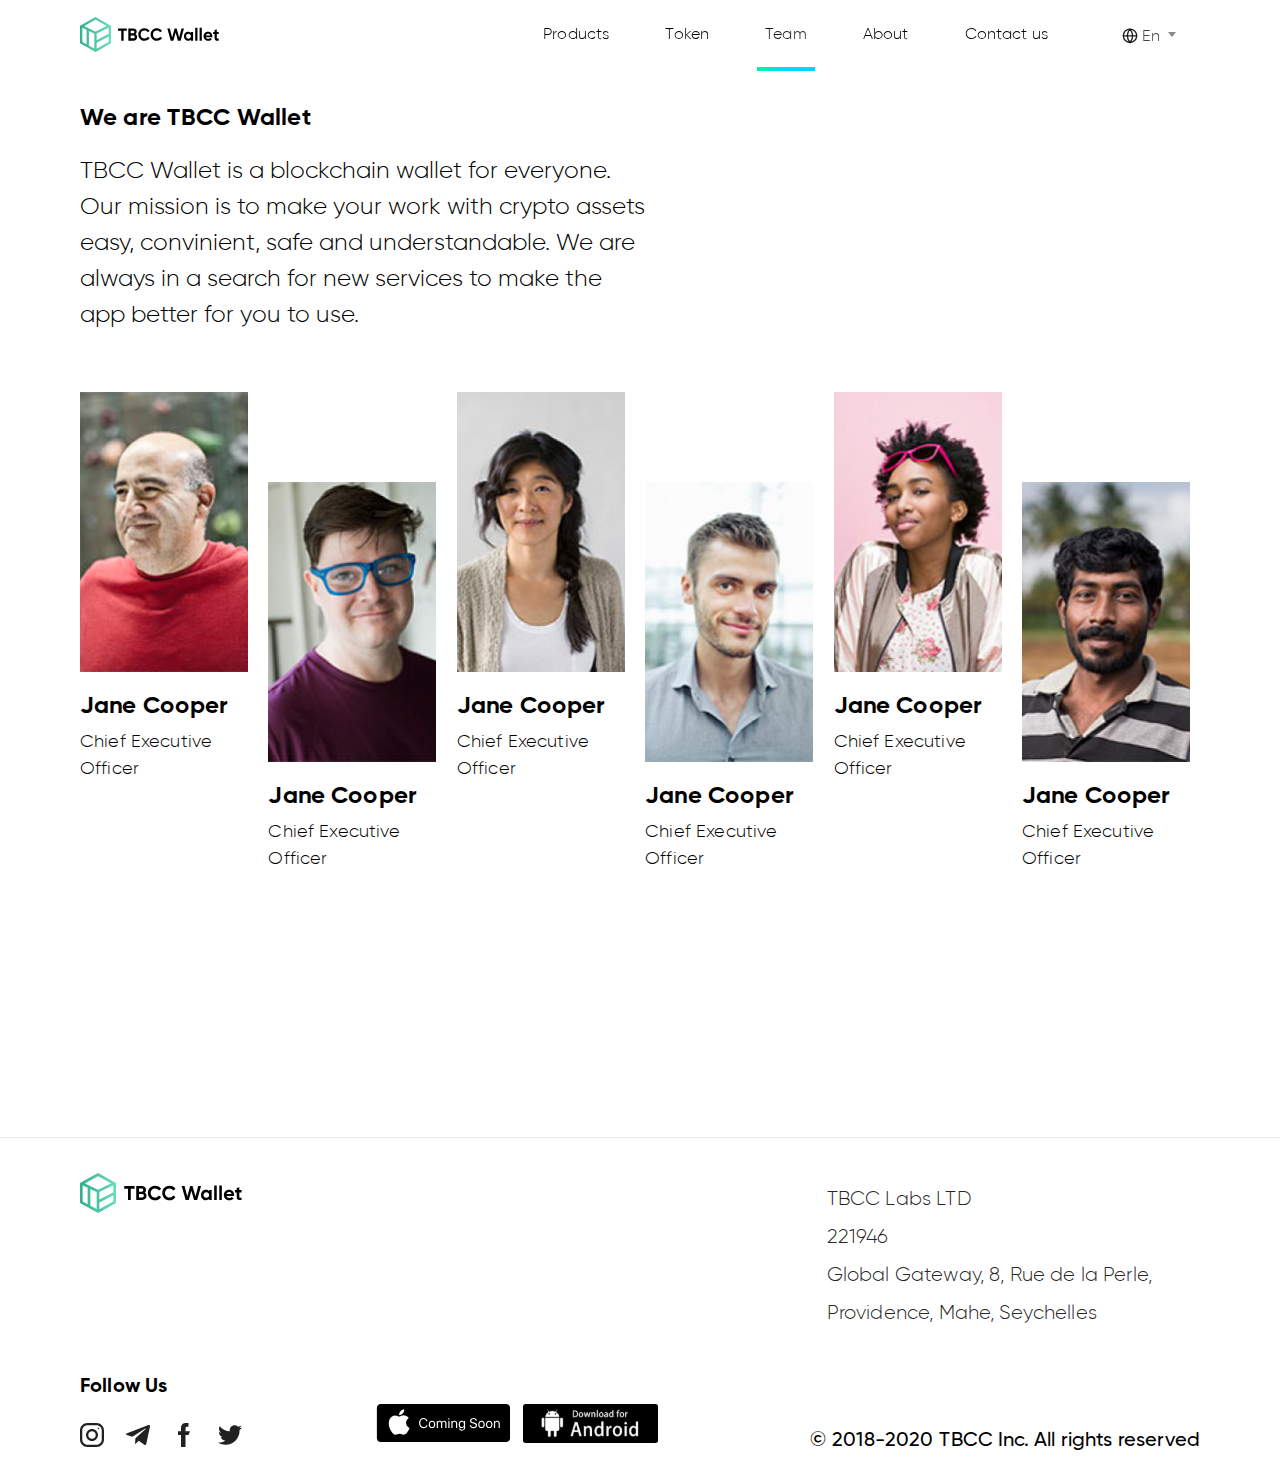
<file: team.html>
<!DOCTYPE html>
<html lang="en">
<head>
    <meta charset="utf-8">
    <meta name="viewport" content="width=device-width, initial-scale=1, user-scalable=no, shrink-to-fit=no">
    <!--    <link rel="shortcut icon" type="image/x-icon" sizes="256x256" href="favicon.png"/>-->
    <link rel="stylesheet" href="css/bootstrap.min.css">
    <link rel="stylesheet" href="css/aos.css">
    <link rel="stylesheet" href="css/select2.min.css">
    <link rel="stylesheet" href="css/style.css">
    <title>Team</title>
</head>
    <body>
        <header class="container-fluid p-0">
            <nav class="navbar navbar-expand-lg navbar-light m-navbar">
                <a class="navbar-brand logo" href="index.html">
                    <img src="img/logo.svg" alt="">
                </a>
                <div class="header-col">
                    <button class="navbar-toggler" type="button" data-toggle="collapse" data-target="#navbarNavDropdown" aria-controls="navbarNavDropdown" aria-expanded="false" aria-label="Toggle navigation">
                        <img src="img/open-menu.svg" alt="" width="30px" height="30px">
                    </button>
                    <div class="collapse navbar-collapse" id="navbarNavDropdown">
                        <div class="menu-mobile-head">
                            <button class="navbar-toggler"
                                    type="button" data-toggle="collapse"
                                    data-target="#navbarNavDropdown"
                                    aria-controls="navbarNavDropdown"
                                    aria-expanded="false"
                                    aria-label="Toggle navigation">
                                <img src="img/menu-close.svg" alt="" width="25px" height="25px">
                            </button>
                        </div>
                        <ul class="navbar-nav">
                            <li class="nav-item">
                                <a class="nav-link" href="products.html" id="menuItemOne">
                                    Products
                                </a>
                            </li>
                            <li class="nav-item">
                                <a class="nav-link" href="token.html" id="menuItemTwo">
                                    Token
                                </a>
                            </li>
                            <li class="nav-item active">
                                <a class="nav-link" href="team.html" id="menuItemThree">
                                    Team
                                </a>
                            </li>
                            <li class="nav-item">
                                <a class="nav-link" href="about.html" id="menuItemFour">
                                    About
                                </a>
                            </li>
                            <li class="nav-item">
                                <a class="nav-link" href="contacts.html" id="menuItemFive">
                                    Contact us
                                </a>
                            </li>
                        </ul>
                        <select name="lang" class="lang-select-mobile lang">
                            <option value="EN">En</option>
                            <option value="RU">Ru</option>
                            <!--                    <option value="CH">CH</option>-->
                        </select>
                    </div>
                    <select name="lang" class="lang-select lang">
                        <option value="EN">En</option>
                        <option value="RU">Ru</option>
                        <!--                <option value="CH">CH</option>-->
                    </select>
                </div>
            </nav>
        </header>

        <section class="main-page about-page">
            <div class="text-block">
                <h4 data-aos="fade-up" id="teamCaptionOne">
                    We are TBCC Wallet
                </h4>
                <p data-aos="fade-up" data-aos-delay="300" id="teamPBlockOne">
                    TBCC Network aims to be the leading company in the blockchain industry. Our team members are professionals with excellent backgroung.
                </p>
            </div>
            <div class="team-box">
                <a href="#" class="team__item">
                    <div class="team-img">
                        <img src="img/team1.jpg" alt="">
                    </div>
                    <div class="team-name">
                        Jane Cooper
                    </div>
                    <div class="team-position">
                        Chief Executive Officer
                    </div>
                </a>
                <a href="#" class="team__item">
                    <div class="team-img">
                        <img src="img/team2.jpg" alt="">
                    </div>
                    <div class="team-name">
                        Jane Cooper
                    </div>
                    <div class="team-position">
                        Chief Executive Officer
                    </div>
                </a>
                <a href="#" class="team__item">
                    <div class="team-img">
                        <img src="img/team3.jpg" alt="">
                    </div>
                    <div class="team-name">
                        Jane Cooper
                    </div>
                    <div class="team-position">
                        Chief Executive Officer
                    </div>
                </a>
                <a href="#" class="team__item">
                    <div class="team-img">
                        <img src="img/team4.jpg" alt="">
                    </div>
                    <div class="team-name">
                        Jane Cooper
                    </div>
                    <div class="team-position">
                        Chief Executive Officer
                    </div>
                </a>
                <a href="#" class="team__item">
                    <div class="team-img">
                        <img src="img/team7.jpg" alt="">
                    </div>
                    <div class="team-name">
                        Jane Cooper
                    </div>
                    <div class="team-position">
                        Chief Executive Officer
                    </div>
                </a>
                <a href="#" class="team__item">
                    <div class="team-img">
                        <img src="img/team8.jpg" alt="">
                    </div>
                    <div class="team-name">
                        Jane Cooper
                    </div>
                    <div class="team-position">
                        Chief Executive Officer
                    </div>
                </a>
            </div>
        </section>

        <footer class="container-fluid">
            <div class="content">
                <a class="navbar-brand logo" href="index.html">
                    <img src="img/logo.svg" alt="">
                </a>
<!--                <div class="footer-nav pt-3">-->
<!--                    <a href="return-police.html">Return policy</a>-->
<!--                    <a href="terms.html" id="footerItemFour">Terms of use</a>-->
<!--                    <a href="privace-police.html" id="footerItemFive">Privacy Policy</a>-->
<!--                    <a href="complete.html">Complete description of services offered</a>-->
<!--                </div>-->
                <div class="footer-contacts mr-0 mr-lg-5 pt-3">
                    <span>TBCC Labs LTD</span>
                    <span>221946</span>
                    <span>Global Gateway, 8, Rue de la Perle,</span>
                    <span>Providence, Mahe, Seychelles</span>
                </div>
            </div>
            <div class="content align-items-end">
                <div class="footer-contacts">
                    <h5>Follow Us</h5>
                    <div class="soc-box">
                        <a href="https://www.instagram.com/tbcc_labs/" target="_blank">
                            <svg width="32" height="32" viewBox="0 0 32 32" fill="none" xmlns="http://www.w3.org/2000/svg">
                                <path d="M22 0H10C4.478 0 0 4.478 0 10V22C0 27.522 4.478 32 10 32H22C27.522 32 32 27.522 32 22V10C32 4.478 27.522 0 22 0ZM29 22C29 25.86 25.86 29 22 29H10C6.14 29 3 25.86 3 22V10C3 6.14 6.14 3 10 3H22C25.86 3 29 6.14 29 10V22Z" fill="black" fill-opacity="0.87"/>
                                <path d="M16 8C11.582 8 8 11.582 8 16C8 20.418 11.582 24 16 24C20.418 24 24 20.418 24 16C24 11.582 20.418 8 16 8ZM16 21C13.244 21 11 18.756 11 16C11 13.242 13.244 11 16 11C18.756 11 21 13.242 21 16C21 18.756 18.756 21 16 21Z" fill="black" fill-opacity="0.87"/>
                                <path d="M24.6 8.46598C25.1887 8.46598 25.666 7.98871 25.666 7.39998C25.666 6.81125 25.1887 6.33398 24.6 6.33398C24.0113 6.33398 23.534 6.81125 23.534 7.39998C23.534 7.98871 24.0113 8.46598 24.6 8.46598Z" fill="black" fill-opacity="0.87"/>
                            </svg>
                        </a>
                        <a href="https://t.me/joinchat/AAAAAFKdWltCBS0pf0ETiQ" target="_blank">
                            <svg width="32" height="32" viewBox="0 0 32 32" fill="none" xmlns="http://www.w3.org/2000/svg">
                                <g clip-path="url(#clip0)">
                                    <path d="M12.5561 20.2412L12.0268 27.6866C12.7841 27.6866 13.1121 27.3612 13.5054 26.9706L17.0561 23.5772L24.4134 28.9652C25.7628 29.7172 26.7134 29.3212 27.0774 27.7239L31.9068 5.09456L31.9081 5.09322C32.3361 3.09856 31.1868 2.31856 29.8721 2.80789L1.48542 13.6759C-0.451915 14.4279 -0.422582 15.5079 1.15608 15.9972L8.41342 18.2546L25.2708 7.70656C26.0641 7.18122 26.7854 7.47189 26.1921 7.99722L12.5561 20.2412Z" fill="black" fill-opacity="0.87"/>
                                </g>
                                <defs>
                                    <clipPath id="clip0">
                                        <rect width="32" height="32" fill="white"/>
                                    </clipPath>
                                </defs>
                            </svg>
                        </a>
                        <a href="https://www.facebook.com/TBCC-Labs-112734580490523/" target="_blank">
                            <svg width="32" height="32" viewBox="0 0 32 32" fill="none" xmlns="http://www.w3.org/2000/svg">
                                <path d="M18 11V7C18 5.896 18.896 5 20 5H22V0H18C14.686 0 12 2.686 12 6V11H8V16H12V32H18V16H22L24 11H18Z" fill="black" fill-opacity="0.87"/>
                            </svg>
                        </a>
                        <a href="https://twitter.com/LabsTbcc" target="_blank">
                            <svg width="32" height="32" viewBox="0 0 32 32" fill="none" xmlns="http://www.w3.org/2000/svg">
                                <g clip-path="url(#clip0)">
                                    <path d="M32 6.078C30.81 6.6 29.542 6.946 28.22 7.114C29.58 6.302 30.618 5.026 31.106 3.488C29.838 4.244 28.438 4.778 26.946 5.076C25.742 3.794 24.026 3 22.154 3C18.522 3 15.598 5.948 15.598 9.562C15.598 10.082 15.642 10.582 15.75 11.058C10.296 10.792 5.47 8.178 2.228 4.196C1.662 5.178 1.33 6.302 1.33 7.512C1.33 9.784 2.5 11.798 4.244 12.964C3.19 12.944 2.156 12.638 1.28 12.156C1.28 12.176 1.28 12.202 1.28 12.228C1.28 15.416 3.554 18.064 6.536 18.674C6.002 18.82 5.42 18.89 4.816 18.89C4.396 18.89 3.972 18.866 3.574 18.778C4.424 21.376 6.836 23.286 9.704 23.348C7.472 25.094 4.638 26.146 1.57 26.146C1.032 26.146 0.516 26.122 0 26.056C2.906 27.93 6.35 29 10.064 29C22.136 29 28.736 19 28.736 10.332C28.736 10.042 28.726 9.762 28.712 9.484C30.014 8.56 31.108 7.406 32 6.078Z" fill="black" fill-opacity="0.87"/>
                                </g>
                                <defs>
                                    <clipPath id="clip0">
                                        <rect width="32" height="32" fill="white"/>
                                    </clipPath>
                                </defs>
                            </svg>
                        </a>
                    </div>
                </div>
                <div class="link-box">
                    <a href="#">
                        <img src="img/apple.svg" alt="">
                    </a>
                    <a href="http://101.200.191.88/tbccwallet.apk">
                        <img src="img/android.svg" alt="">
                    </a>
                </div>
                <div class="corp">
                    © 2018-2020 TBCC Inc. All rights reserved
                </div>
            </div>
        </footer>


    <script src="js/jquery.min.js"></script>
    <script src="js/aos.js"></script>
    <script src="js/select2.min.js"></script>
    <script src="js/bootstrap.min.js"></script>
    <script src="js/scripts.js"></script>
    </body>
</html>
</file>
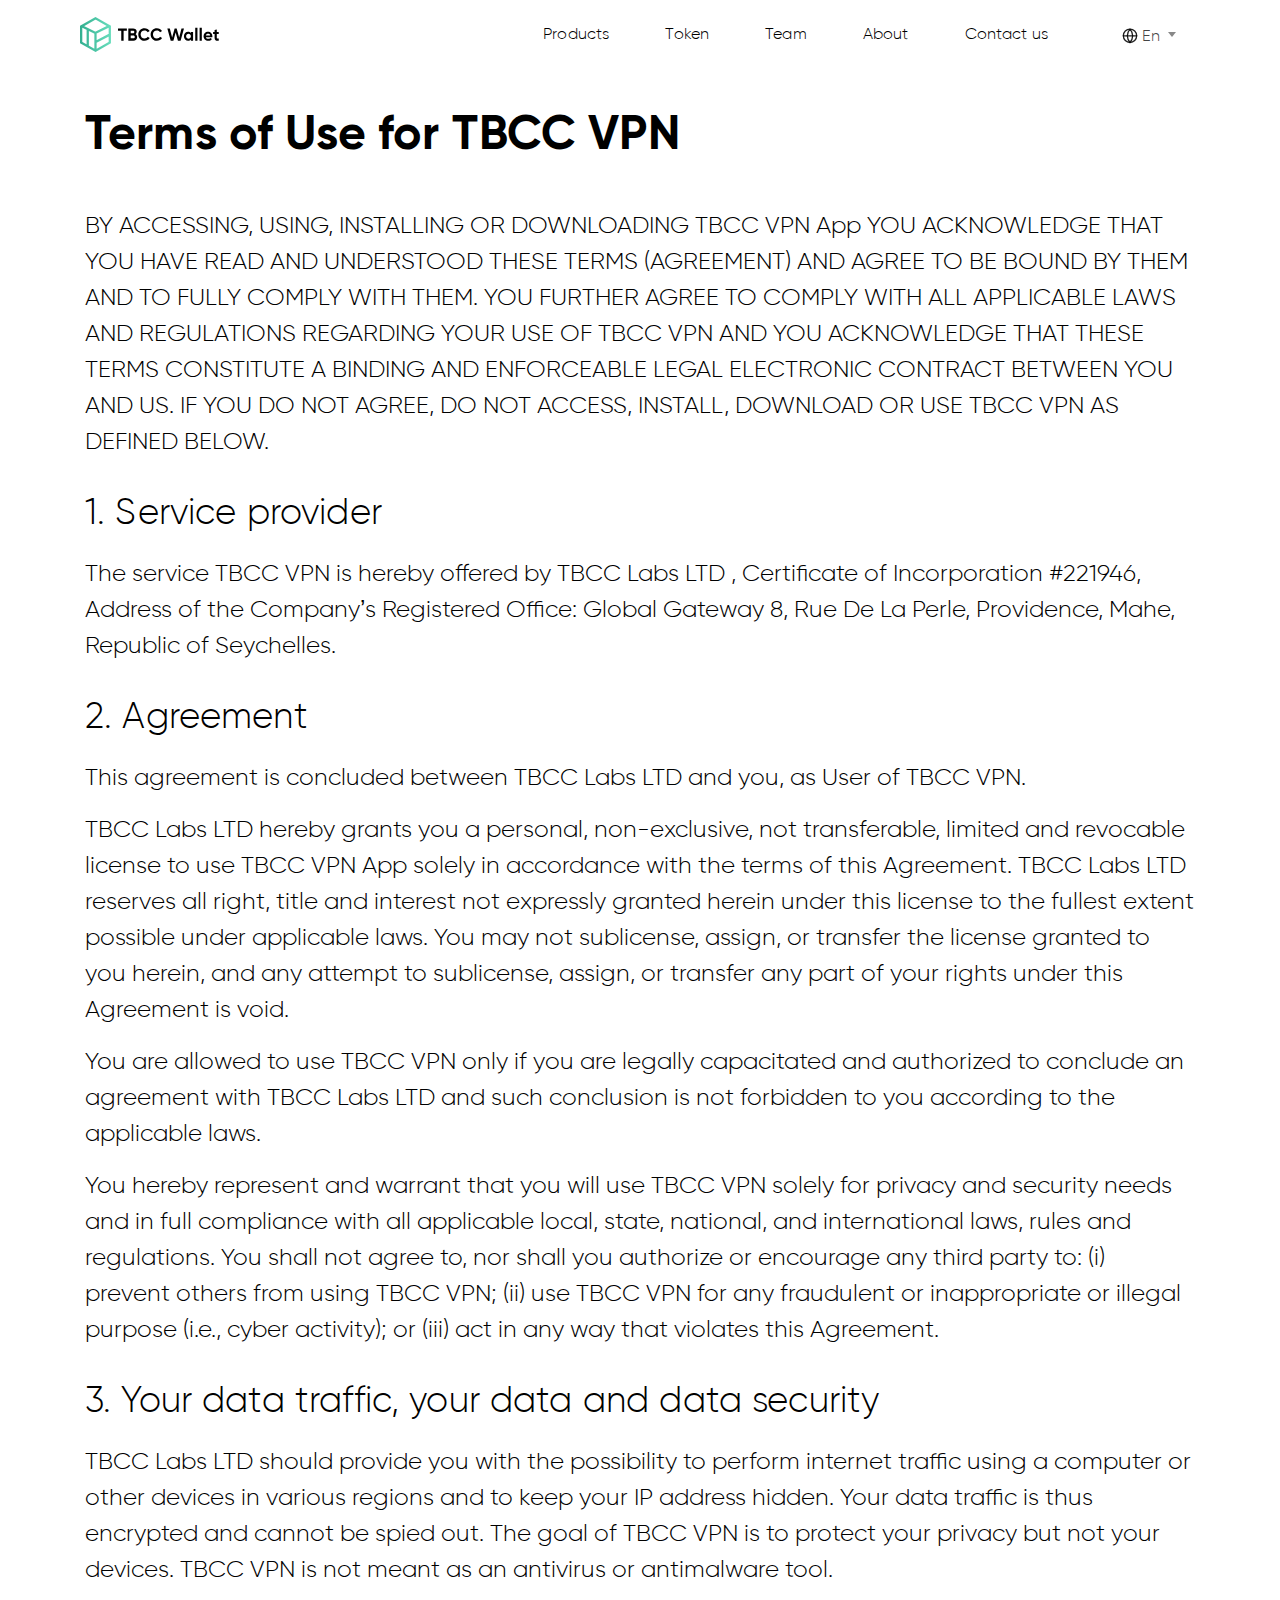
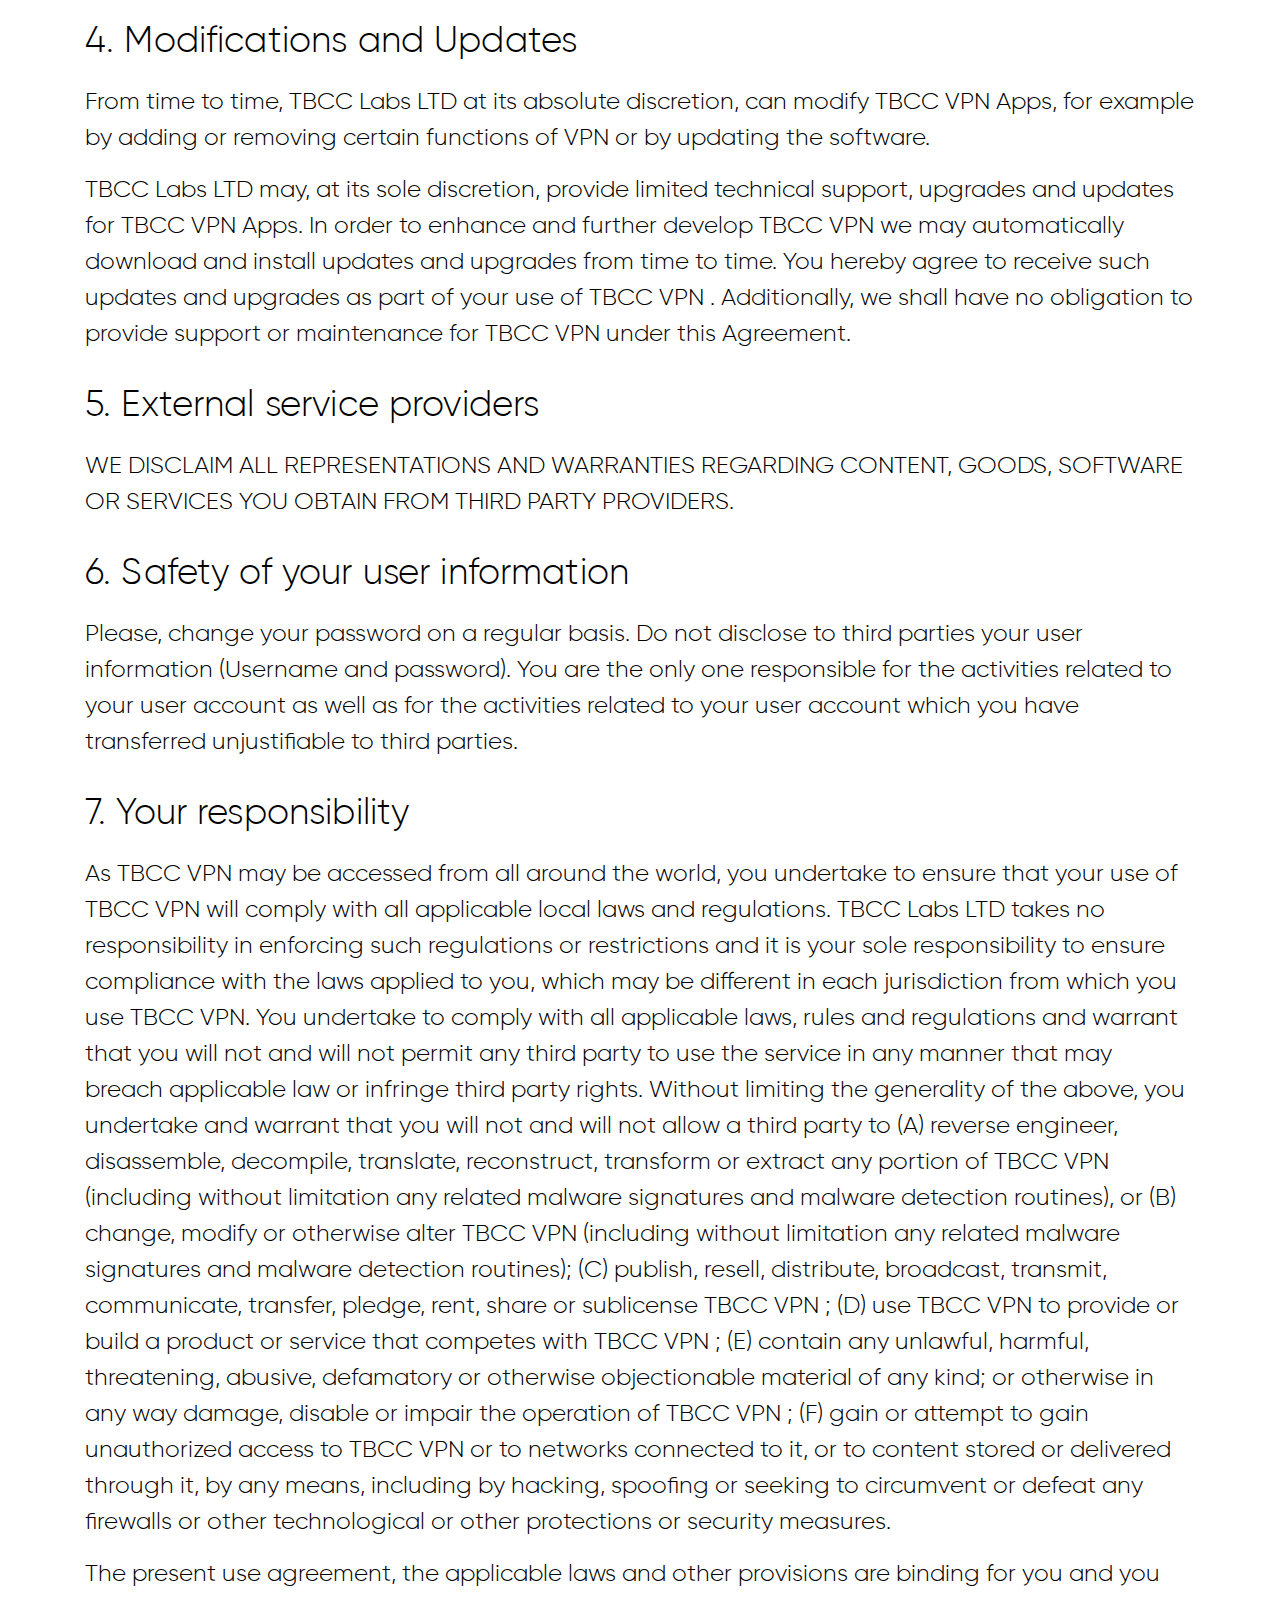
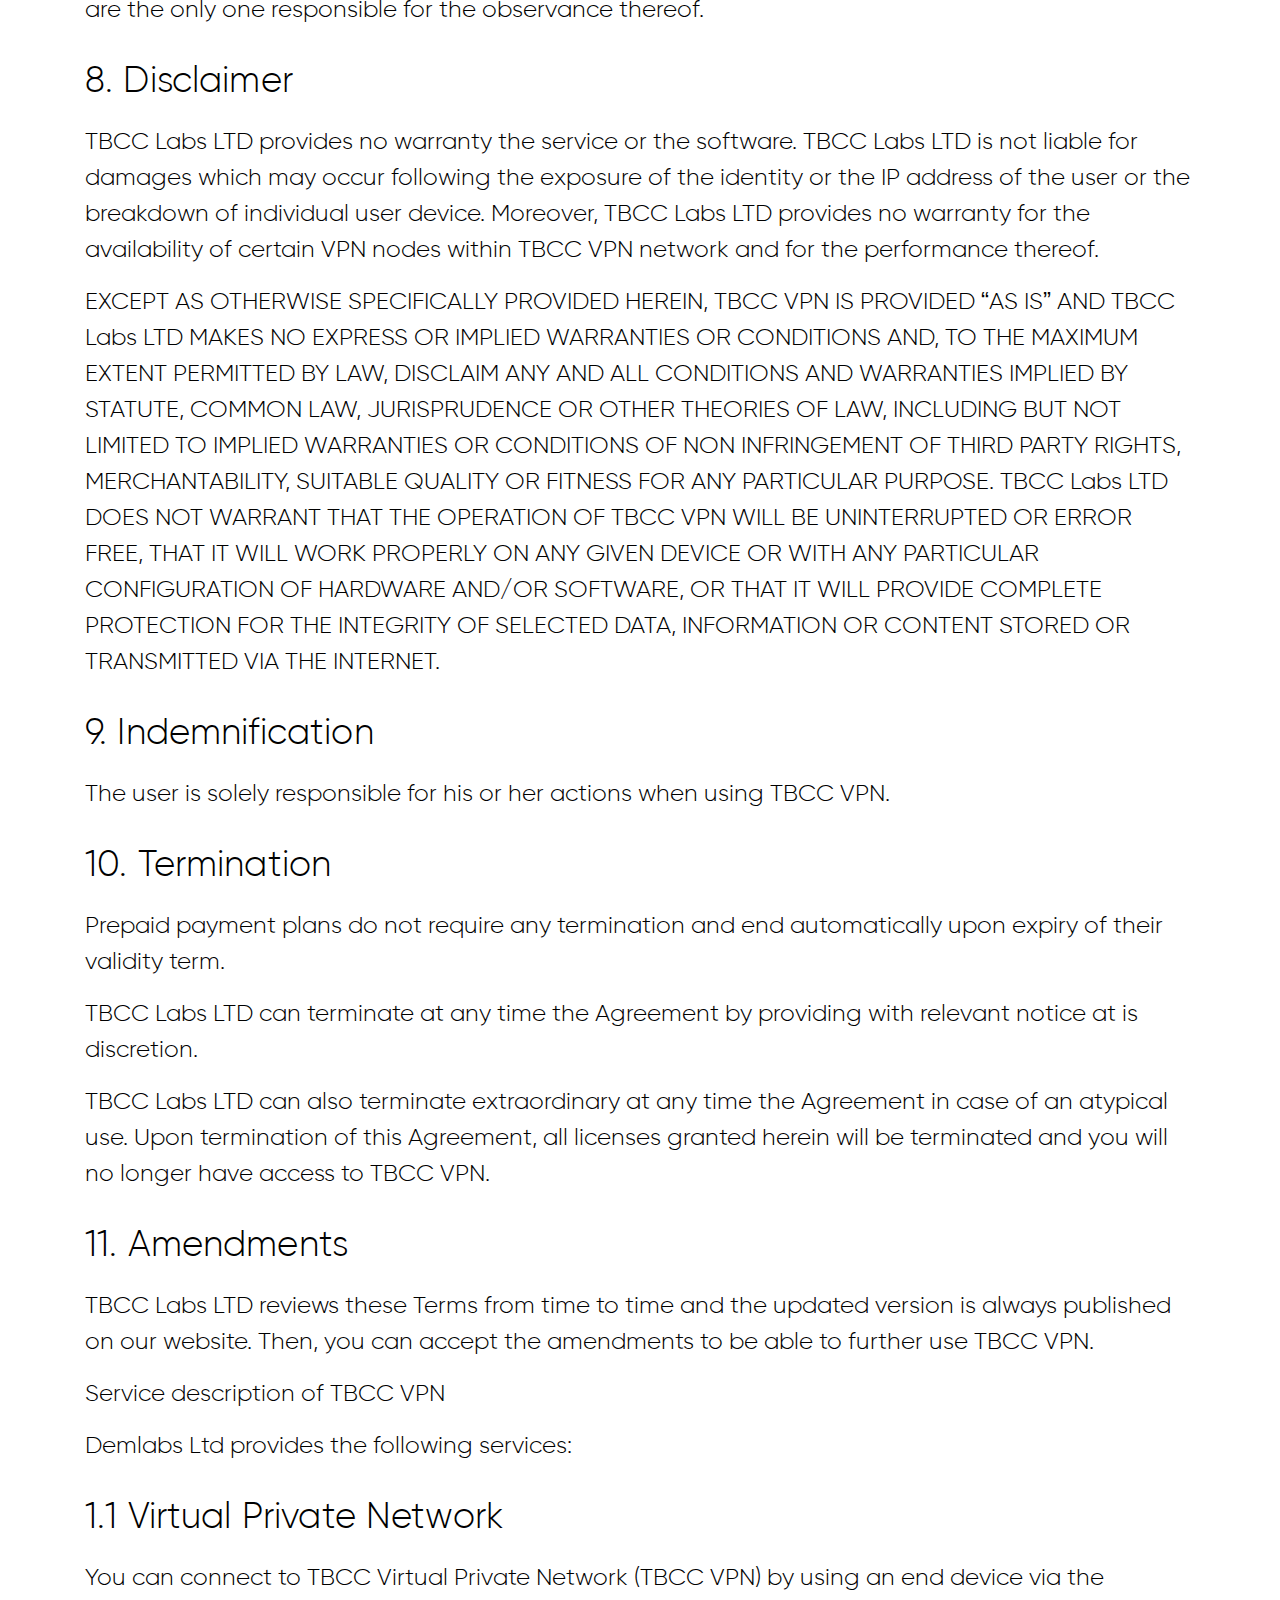
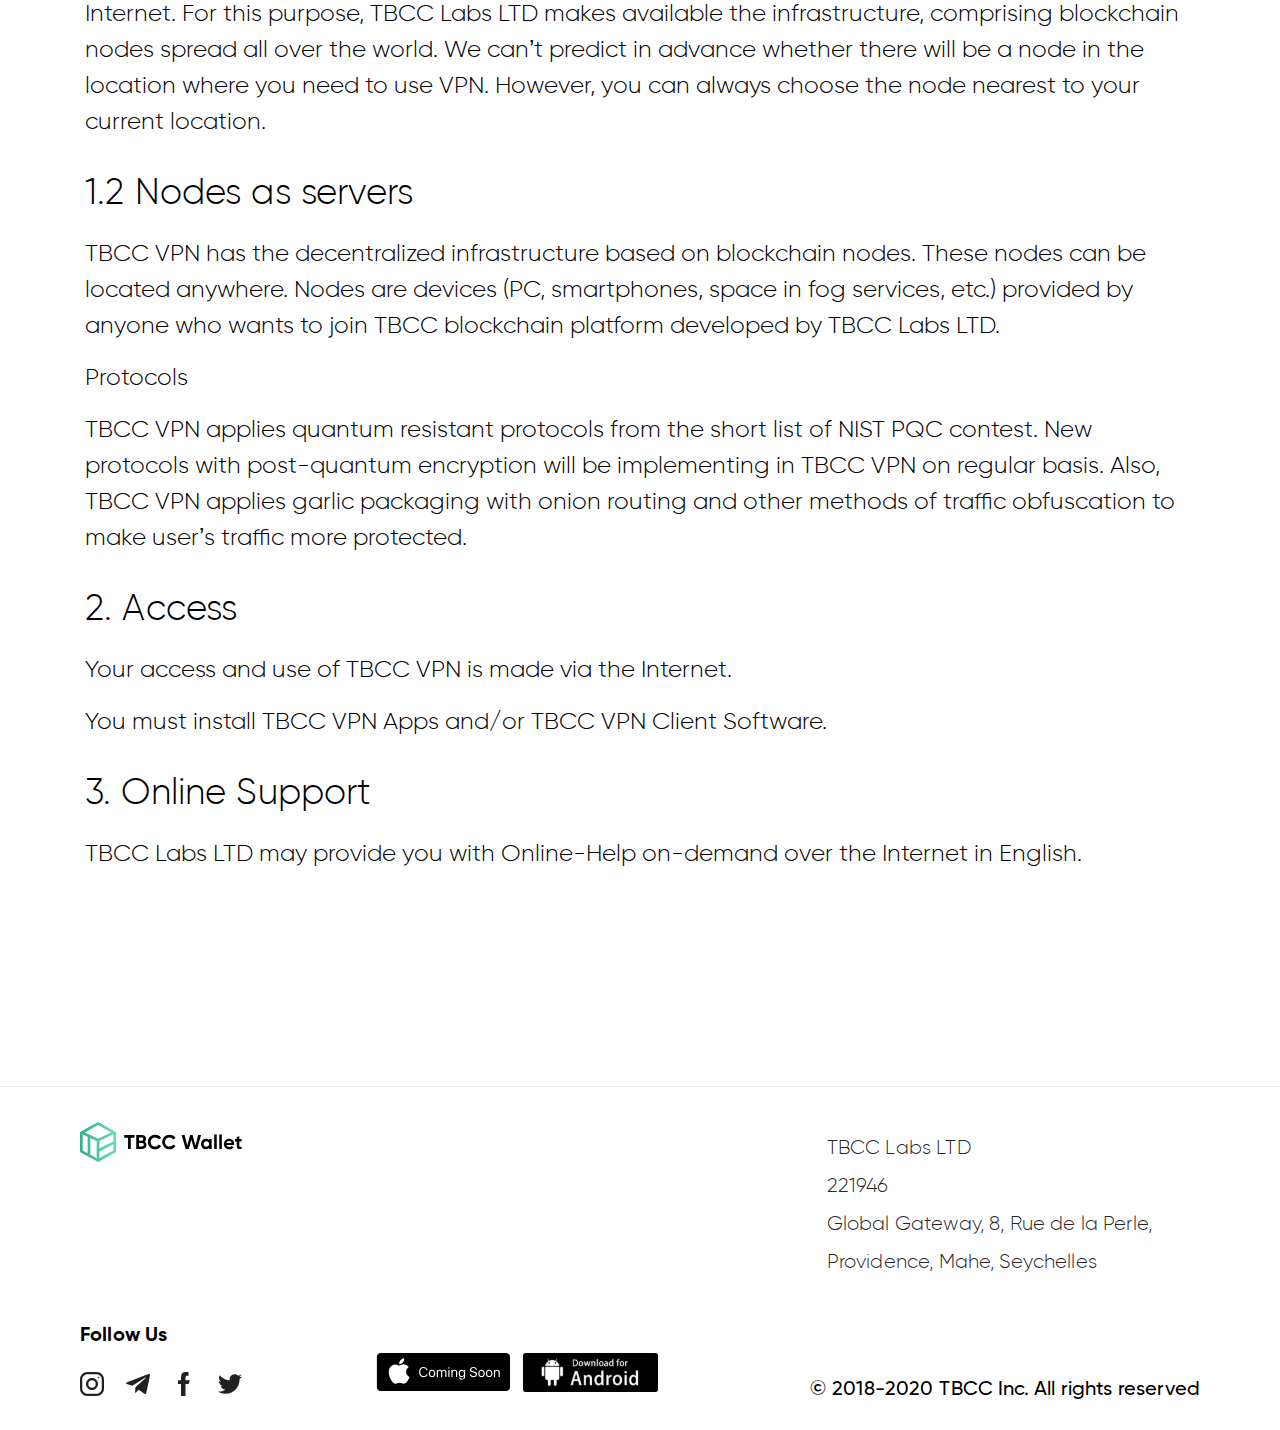
<file: terms.html>
<!DOCTYPE html>
<html lang="en">
  <head>
    <meta charset="utf-8">
    <meta name="viewport" content="width=device-width, initial-scale=1, user-scalable=no, shrink-to-fit=no">
<!--    <link rel="shortcut icon" type="image/x-icon" sizes="256x256" href="favicon.png"/>-->
    <link rel="stylesheet" href="css/bootstrap.min.css">
    <link rel="stylesheet" href="css/aos.css">
    <link rel="stylesheet" href="css/select2.min.css">
    <link rel="stylesheet" href="css/style.css">
    <title>Terms of Use for TBCC VPN</title>
  </head>
<body>
    <header class="container-fluid p-0">
        <nav class="navbar navbar-expand-lg navbar-light m-navbar">
            <a class="navbar-brand logo" href="index.html">
                <img src="img/logo.svg" alt="">
            </a>
            <div class="header-col">
                <button class="navbar-toggler" type="button" data-toggle="collapse" data-target="#navbarNavDropdown" aria-controls="navbarNavDropdown" aria-expanded="false" aria-label="Toggle navigation">
                    <img src="img/open-menu.svg" alt="" width="30px" height="30px">
                </button>
                <div class="collapse navbar-collapse" id="navbarNavDropdown">
                    <div class="menu-mobile-head">
                        <button class="navbar-toggler"
                                type="button" data-toggle="collapse"
                                data-target="#navbarNavDropdown"
                                aria-controls="navbarNavDropdown"
                                aria-expanded="false"
                                aria-label="Toggle navigation">
                            <img src="img/menu-close.svg" alt="" width="25px" height="25px">
                        </button>
                    </div>
                    <ul class="navbar-nav">
                        <li class="nav-item">
                            <a class="nav-link" href="products.html" id="menuItemOne">
                                Products
                            </a>
                        </li>
                        <li class="nav-item">
                            <a class="nav-link" href="token.html" id="menuItemTwo">
                                Token
                            </a>
                        </li>
                        <li class="nav-item">
                            <a class="nav-link" href="team.html" id="menuItemThree">
                                Team
                            </a>
                        </li>
                        <li class="nav-item">
                            <a class="nav-link" href="about.html" id="menuItemFour">
                                About
                            </a>
                        </li>
                        <li class="nav-item">
                            <a class="nav-link" href="contacts.html" id="menuItemFive">
                                Contact us
                            </a>
                        </li>
                    </ul>
                    <select name="lang" class="lang-select-mobile lang">
                        <option value="EN">En</option>
                        <option value="RU">Ru</option>
                        <!--                    <option value="CH">CH</option>-->
                    </select>
                </div>
                <select name="lang" class="lang-select lang">
                    <option value="EN">En</option>
                    <option value="RU">Ru</option>
                    <!--                <option value="CH">CH</option>-->
                </select>
            </div>
        </nav>
    </header>

    <section class="police-page">
        <div class="container">
            <div class="caption">
                Terms of Use for TBCC VPN
            </div>
            <p>
                BY ACCESSING, USING, INSTALLING OR DOWNLOADING TBCC VPN App YOU ACKNOWLEDGE THAT YOU HAVE READ AND UNDERSTOOD THESE TERMS (AGREEMENT) AND AGREE TO BE BOUND BY THEM AND TO FULLY COMPLY WITH THEM. YOU FURTHER AGREE TO COMPLY WITH ALL APPLICABLE LAWS AND REGULATIONS REGARDING YOUR USE OF TBCC VPN AND YOU ACKNOWLEDGE THAT THESE TERMS CONSTITUTE A BINDING AND ENFORCEABLE LEGAL ELECTRONIC CONTRACT BETWEEN YOU AND US. IF YOU DO NOT AGREE, DO NOT ACCESS, INSTALL, DOWNLOAD OR USE TBCC VPN AS DEFINED BELOW.
            </p>
            <h4>1. Service provider</h4>
            <p>
                The service TBCC VPN is hereby offered by TBCC Labs LTD , Certificate of Incorporation #221946, Address of the Company’s Registered Office: Global Gateway 8, Rue De La Perle, Providence, Mahe, Republic of Seychelles.
            </p>
            <h4>2. Agreement</h4>
            <p>
                This agreement is concluded between TBCC Labs LTD and you, as User of TBCC VPN.
            </p>
            <p>
                TBCC Labs LTD hereby grants you a personal, non-exclusive, not transferable, limited and revocable license to use TBCC VPN App solely in accordance with the terms of this Agreement. TBCC Labs LTD reserves all right, title and interest not expressly granted herein under this license to the fullest extent possible under applicable laws. You may not sublicense, assign, or transfer the license granted to you herein, and any attempt to sublicense, assign, or transfer any part of your rights under this Agreement is void.
            </p>
            <p>
                You are allowed to use TBCC VPN only if you are legally capacitated and authorized to conclude an agreement with TBCC Labs LTD and such conclusion is not forbidden to you according to the applicable laws.
            </p>
            <p>
                You hereby represent and warrant that you will use TBCC VPN solely for privacy and security needs and in full compliance with all applicable local, state, national, and international laws, rules and regulations. You shall not agree to, nor shall you authorize or encourage any third party to: (i) prevent others from using TBCC VPN; (ii) use TBCC VPN for any fraudulent or inappropriate or illegal purpose (i.e., cyber activity); or (iii) act in any way that violates this Agreement.
            </p>
            <h4>3. Your data traffic, your data and data security</h4>
            <p>
                TBCC Labs LTD should provide you with the possibility to perform internet traffic using a computer or other devices in various regions and to keep your IP address hidden. Your data traffic is thus encrypted and cannot be spied out. The goal of TBCC VPN is to protect your privacy but not your devices. TBCC VPN is not meant as an antivirus or antimalware tool.
            </p>
            <h4>
                4. Modifications and Updates
            </h4>
            <p>
                From time to time, TBCC Labs LTD at its absolute discretion, can modify TBCC VPN Apps, for example by adding or removing certain functions of VPN or by updating the software.
            </p>
            <p>
                TBCC Labs LTD may, at its sole discretion, provide limited technical support, upgrades and updates for TBCC VPN Apps. In order to enhance and further develop TBCC VPN we may automatically download and install updates and upgrades from time to time. You hereby agree to receive such updates and upgrades as part of your use of TBCC VPN . Additionally, we shall have no obligation to provide support or maintenance for TBCC VPN under this Agreement.
            </p>
            <h4>5. External service providers</h4>
            <p>
                WE DISCLAIM ALL REPRESENTATIONS AND WARRANTIES REGARDING CONTENT, GOODS, SOFTWARE OR SERVICES YOU OBTAIN FROM THIRD PARTY PROVIDERS.
            </p>
            <h4>
                6. Safety of your user information
            </h4>
            <p>
                Please, change your password on a regular basis. Do not disclose to third parties your user information (Username and password). You are the only one responsible for the activities related to your user account as well as for the activities related to your user account which you have transferred unjustifiable to third parties.
            </p>
            <h4>
                7. Your responsibility
            </h4>
            <p>
                As TBCC VPN may be accessed from all around the world, you undertake to ensure that your use of TBCC VPN will comply with all applicable local laws and regulations. TBCC Labs LTD takes no responsibility in enforcing such regulations or restrictions and it is your sole responsibility to ensure compliance with the laws applied to you, which may be different in each jurisdiction from which you use TBCC VPN. You undertake to comply with all applicable laws, rules and regulations and warrant that you will not and will not permit any third party to use the service in any manner that may breach applicable law or infringe third party rights. Without limiting the generality of the above, you undertake and warrant that you will not and will not allow a third party to (A) reverse engineer, disassemble, decompile, translate, reconstruct, transform or extract any portion of TBCC VPN (including without limitation any related malware signatures and malware detection routines), or (B) change, modify or otherwise alter TBCC VPN (including without limitation any related malware signatures and malware detection routines); (C) publish, resell, distribute, broadcast, transmit, communicate, transfer, pledge, rent, share or sublicense TBCC VPN ; (D) use TBCC VPN to provide or build a product or service that competes with TBCC VPN ; (E) contain any unlawful, harmful, threatening, abusive, defamatory or otherwise objectionable material of any kind; or otherwise in any way damage, disable or impair the operation of TBCC VPN ; (F) gain or attempt to gain unauthorized access to TBCC VPN or to networks connected to it, or to content stored or delivered through it, by any means, including by hacking, spoofing or seeking to circumvent or defeat any firewalls or other technological or other protections or security measures.
            </p>
            <p>
                The present use agreement, the applicable laws and other provisions are binding for you and you are the only one responsible for the observance thereof.
            </p>
            <h4>
                8. Disclaimer
            </h4>
            <p>
                TBCC Labs LTD provides no warranty the service or the software. TBCC Labs LTD is not liable for damages which may occur following the exposure of the identity or the IP address of the user or the breakdown of individual user device. Moreover, TBCC Labs LTD provides no warranty for the availability of certain VPN nodes within TBCC VPN network and for the performance thereof.
            </p>
            <p>
                EXCEPT AS OTHERWISE SPECIFICALLY PROVIDED HEREIN, TBCC VPN IS PROVIDED “AS IS” AND TBCC Labs LTD MAKES NO EXPRESS OR IMPLIED WARRANTIES OR CONDITIONS AND, TO THE MAXIMUM EXTENT PERMITTED BY LAW, DISCLAIM ANY AND ALL CONDITIONS AND WARRANTIES IMPLIED BY STATUTE, COMMON LAW, JURISPRUDENCE OR OTHER THEORIES OF LAW, INCLUDING BUT NOT LIMITED TO IMPLIED WARRANTIES OR CONDITIONS OF NON INFRINGEMENT OF THIRD PARTY RIGHTS, MERCHANTABILITY, SUITABLE QUALITY OR FITNESS FOR ANY PARTICULAR PURPOSE. TBCC Labs LTD DOES NOT WARRANT THAT THE OPERATION OF TBCC VPN WILL BE UNINTERRUPTED OR ERROR FREE, THAT IT WILL WORK PROPERLY ON ANY GIVEN DEVICE OR WITH ANY PARTICULAR CONFIGURATION OF HARDWARE AND/OR SOFTWARE, OR THAT IT WILL PROVIDE COMPLETE PROTECTION FOR THE INTEGRITY OF SELECTED DATA, INFORMATION OR CONTENT STORED OR TRANSMITTED VIA THE INTERNET.
            </p>
            <h4>
                9. Indemnification
            </h4>
            <p>
                The user is solely responsible for his or her actions when using TBCC VPN.
            </p>
            <h4>
                10. Termination
            </h4>
            <p>
                Prepaid payment plans do not require any termination and end automatically upon expiry of their validity term.
            </p>
            <p>
                TBCC Labs LTD can terminate at any time the Agreement by providing with relevant notice at is discretion.
            </p>
            <p>
                TBCC Labs LTD can also terminate extraordinary at any time the Agreement in case of an atypical use. Upon termination of this Agreement, all licenses granted herein will be terminated and you will no longer have access to TBCC VPN.
            </p>
            <h4>
                11. Amendments
            </h4>
            <p>
                TBCC Labs LTD reviews these Terms from time to time and the updated version is always published on our website. Then, you can accept the amendments to be able to further use TBCC VPN.
            </p>
            <p>
                Service description of TBCC VPN
            </p>
            <p>
                Demlabs Ltd provides the following services:
            </p>
            <h4>
                1.1 Virtual Private Network
            </h4>
            <p>
                You can connect to TBCC Virtual Private Network (TBCC VPN) by using an end device via the Internet. For this purpose, TBCC Labs LTD makes available the infrastructure, comprising blockchain nodes spread all over the world. We can’t predict in advance whether there will be a node in the location where you need to use VPN. However, you can always choose the node nearest to your current location.
            </p>
            <h4>
                1.2 Nodes as servers
            </h4>
            <p>
                TBCC VPN has the decentralized infrastructure based on blockchain nodes. These nodes can be located anywhere. Nodes are devices (PC, smartphones, space in fog services, etc.) provided by anyone who wants to join TBCC blockchain platform developed by TBCC Labs LTD.
            </p>
            <p>
                Protocols
            </p>
            <p>
                TBCC VPN applies quantum resistant protocols from the short list of NIST PQC contest. New protocols with post-quantum encryption will be implementing in TBCC VPN on regular basis. Also, TBCC VPN applies garlic packaging with onion routing and other methods of traffic obfuscation to make user’s traffic more protected.
            </p>
            <h4>
                2. Access
            </h4>
            <p>
                Your access and use of TBCC VPN is made via the Internet.
            </p>
            <p>
                You must install TBCC VPN Apps and/or TBCC VPN Client Software.
            </p>
            <h4>3. Online Support</h4>
            <p>
                TBCC Labs LTD may provide you with Online-Help on-demand over the Internet in English.
            </p>
        </div>
    </section>

    <footer class="container-fluid">
        <div class="content">
            <a class="navbar-brand logo" href="index.html">
                <img src="img/logo.svg" alt="">
            </a>
<!--            <div class="footer-nav pt-3">-->
<!--                <a href="return-police.html">Return policy</a>-->
<!--                <a href="terms.html" id="footerItemFour">Terms of use</a>-->
<!--                <a href="privace-police.html" id="footerItemFive">Privacy Policy</a>-->
<!--                <a href="complete.html">Complete description of services offered</a>-->
<!--            </div>-->
            <div class="footer-contacts mr-0 mr-lg-5 pt-3">
                <span>TBCC Labs LTD</span>
                <span>221946</span>
                <span>Global Gateway, 8, Rue de la Perle,</span>
                <span>Providence, Mahe, Seychelles</span>
            </div>
        </div>
        <div class="content align-items-end">
            <div class="footer-contacts">
                <h5>Follow Us</h5>
                <div class="soc-box">
                    <a href="https://www.instagram.com/tbcc_labs/" target="_blank">
                        <svg width="32" height="32" viewBox="0 0 32 32" fill="none" xmlns="http://www.w3.org/2000/svg">
                            <path d="M22 0H10C4.478 0 0 4.478 0 10V22C0 27.522 4.478 32 10 32H22C27.522 32 32 27.522 32 22V10C32 4.478 27.522 0 22 0ZM29 22C29 25.86 25.86 29 22 29H10C6.14 29 3 25.86 3 22V10C3 6.14 6.14 3 10 3H22C25.86 3 29 6.14 29 10V22Z" fill="black" fill-opacity="0.87"/>
                            <path d="M16 8C11.582 8 8 11.582 8 16C8 20.418 11.582 24 16 24C20.418 24 24 20.418 24 16C24 11.582 20.418 8 16 8ZM16 21C13.244 21 11 18.756 11 16C11 13.242 13.244 11 16 11C18.756 11 21 13.242 21 16C21 18.756 18.756 21 16 21Z" fill="black" fill-opacity="0.87"/>
                            <path d="M24.6 8.46598C25.1887 8.46598 25.666 7.98871 25.666 7.39998C25.666 6.81125 25.1887 6.33398 24.6 6.33398C24.0113 6.33398 23.534 6.81125 23.534 7.39998C23.534 7.98871 24.0113 8.46598 24.6 8.46598Z" fill="black" fill-opacity="0.87"/>
                        </svg>
                    </a>
                    <a href="https://t.me/joinchat/AAAAAFKdWltCBS0pf0ETiQ" target="_blank">
                        <svg width="32" height="32" viewBox="0 0 32 32" fill="none" xmlns="http://www.w3.org/2000/svg">
                            <g clip-path="url(#clip0)">
                                <path d="M12.5561 20.2412L12.0268 27.6866C12.7841 27.6866 13.1121 27.3612 13.5054 26.9706L17.0561 23.5772L24.4134 28.9652C25.7628 29.7172 26.7134 29.3212 27.0774 27.7239L31.9068 5.09456L31.9081 5.09322C32.3361 3.09856 31.1868 2.31856 29.8721 2.80789L1.48542 13.6759C-0.451915 14.4279 -0.422582 15.5079 1.15608 15.9972L8.41342 18.2546L25.2708 7.70656C26.0641 7.18122 26.7854 7.47189 26.1921 7.99722L12.5561 20.2412Z" fill="black" fill-opacity="0.87"/>
                            </g>
                            <defs>
                                <clipPath id="clip0">
                                    <rect width="32" height="32" fill="white"/>
                                </clipPath>
                            </defs>
                        </svg>
                    </a>
                    <a href="https://www.facebook.com/TBCC-Labs-112734580490523/" target="_blank">
                        <svg width="32" height="32" viewBox="0 0 32 32" fill="none" xmlns="http://www.w3.org/2000/svg">
                            <path d="M18 11V7C18 5.896 18.896 5 20 5H22V0H18C14.686 0 12 2.686 12 6V11H8V16H12V32H18V16H22L24 11H18Z" fill="black" fill-opacity="0.87"/>
                        </svg>
                    </a>
                    <a href="https://twitter.com/LabsTbcc" target="_blank">
                        <svg width="32" height="32" viewBox="0 0 32 32" fill="none" xmlns="http://www.w3.org/2000/svg">
                            <g clip-path="url(#clip0)">
                                <path d="M32 6.078C30.81 6.6 29.542 6.946 28.22 7.114C29.58 6.302 30.618 5.026 31.106 3.488C29.838 4.244 28.438 4.778 26.946 5.076C25.742 3.794 24.026 3 22.154 3C18.522 3 15.598 5.948 15.598 9.562C15.598 10.082 15.642 10.582 15.75 11.058C10.296 10.792 5.47 8.178 2.228 4.196C1.662 5.178 1.33 6.302 1.33 7.512C1.33 9.784 2.5 11.798 4.244 12.964C3.19 12.944 2.156 12.638 1.28 12.156C1.28 12.176 1.28 12.202 1.28 12.228C1.28 15.416 3.554 18.064 6.536 18.674C6.002 18.82 5.42 18.89 4.816 18.89C4.396 18.89 3.972 18.866 3.574 18.778C4.424 21.376 6.836 23.286 9.704 23.348C7.472 25.094 4.638 26.146 1.57 26.146C1.032 26.146 0.516 26.122 0 26.056C2.906 27.93 6.35 29 10.064 29C22.136 29 28.736 19 28.736 10.332C28.736 10.042 28.726 9.762 28.712 9.484C30.014 8.56 31.108 7.406 32 6.078Z" fill="black" fill-opacity="0.87"/>
                            </g>
                            <defs>
                                <clipPath id="clip0">
                                    <rect width="32" height="32" fill="white"/>
                                </clipPath>
                            </defs>
                        </svg>
                    </a>
                </div>
            </div>
            <div class="link-box">
                <a href="#">
                    <img src="img/apple.svg" alt="">
                </a>
                <a href="http://101.200.191.88/tbccwallet.apk">
                    <img src="img/android.svg" alt="">
                </a>
            </div>
            <div class="corp">
                © 2018-2020 TBCC Inc. All rights reserved
            </div>
        </div>
    </footer>


    <script src="js/jquery.min.js"></script>
    <script src="js/aos.js"></script>
    <script src="js/select2.min.js"></script>
    <script src="js/bootstrap.min.js"></script>
    <script src="js/scripts.js"></script>
  </body>
</html>
</file>
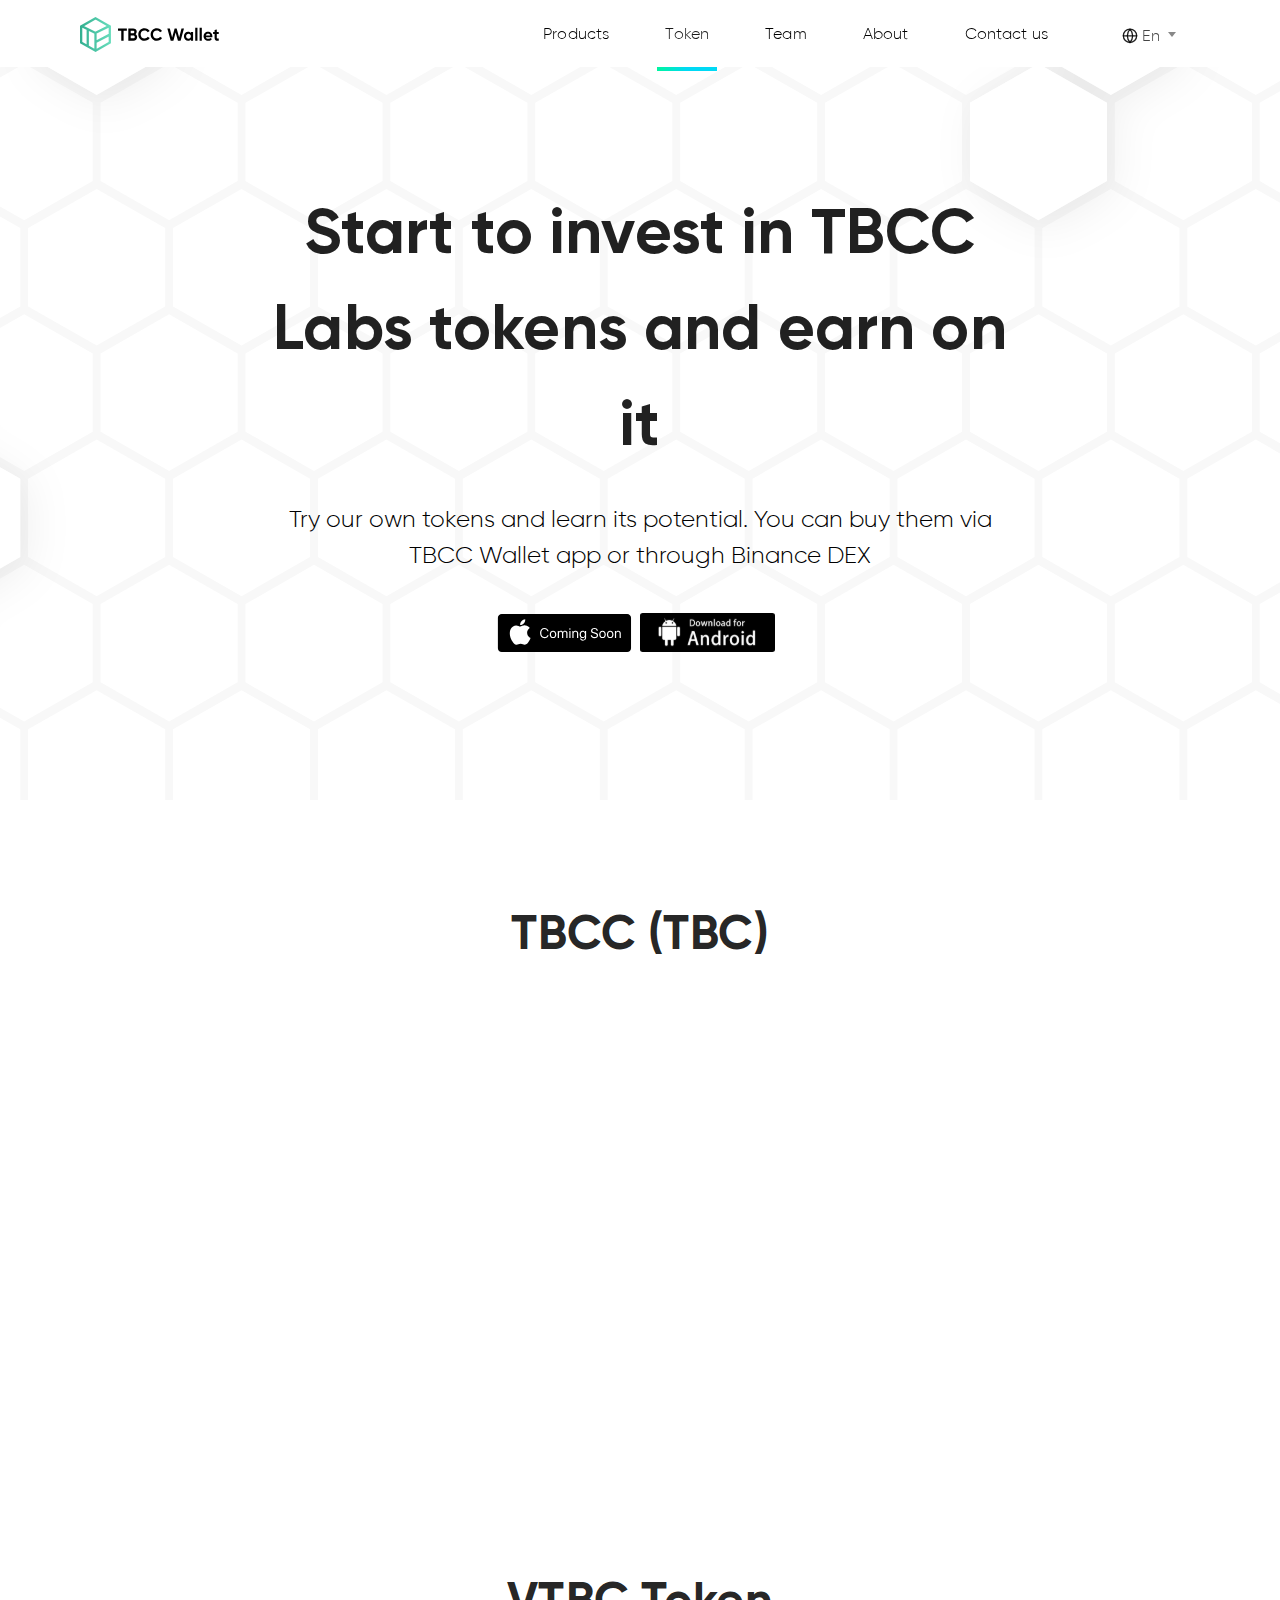
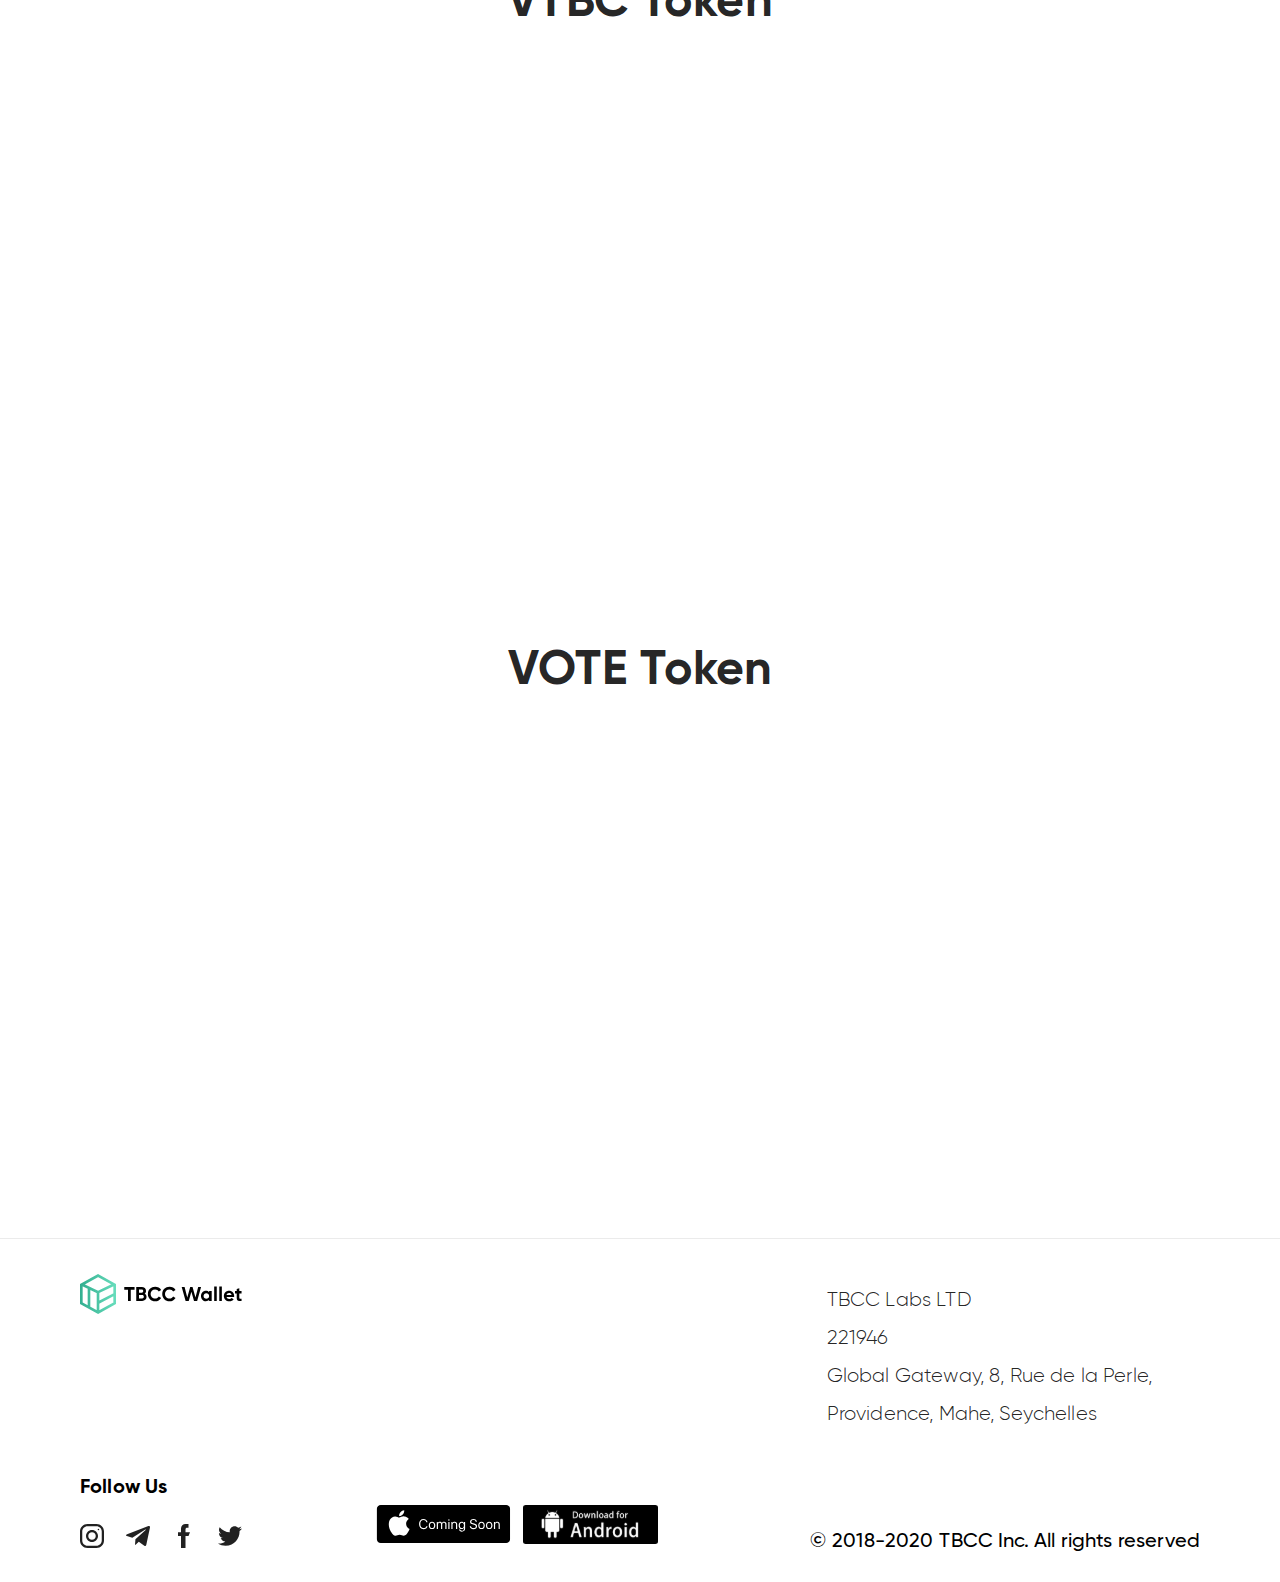
<file: token.html>
<!DOCTYPE html>
<html lang="en">
<head>
    <meta charset="utf-8">
    <meta name="viewport" content="width=device-width, initial-scale=1, user-scalable=no, shrink-to-fit=no">
    <!--    <link rel="shortcut icon" type="image/x-icon" sizes="256x256" href="favicon.png"/>-->
    <link rel="stylesheet" href="css/bootstrap.min.css">
    <link rel="stylesheet" href="css/aos.css">
    <link rel="stylesheet" href="css/select2.min.css">
    <link rel="stylesheet" href="css/style.css">
    <title>Token</title>
</head>
    <body>
        <header class="container-fluid p-0">
            <nav class="navbar navbar-expand-lg navbar-light m-navbar">
                <a class="navbar-brand logo" href="index.html">
                    <img src="img/logo.svg" alt="">
                </a>
                <div class="header-col">
                    <button class="navbar-toggler" type="button" data-toggle="collapse" data-target="#navbarNavDropdown" aria-controls="navbarNavDropdown" aria-expanded="false" aria-label="Toggle navigation">
                        <img src="img/open-menu.svg" alt="" width="30px" height="30px">
                    </button>
                    <div class="collapse navbar-collapse" id="navbarNavDropdown">
                        <div class="menu-mobile-head">
                            <button class="navbar-toggler"
                                    type="button" data-toggle="collapse"
                                    data-target="#navbarNavDropdown"
                                    aria-controls="navbarNavDropdown"
                                    aria-expanded="false"
                                    aria-label="Toggle navigation">
                                <img src="img/menu-close.svg" alt="" width="25px" height="25px">
                            </button>
                        </div>
                        <ul class="navbar-nav">
                            <li class="nav-item">
                                <a class="nav-link" href="products.html" id="menuItemOne">
                                    Products
                                </a>
                            </li>
                            <li class="nav-item active">
                                <a class="nav-link" href="token.html" id="menuItemTwo">
                                    Token
                                </a>
                            </li>
                            <li class="nav-item">
                                <a class="nav-link" href="team.html" id="menuItemThree">
                                    Team
                                </a>
                            </li>
                            <li class="nav-item">
                                <a class="nav-link" href="about.html" id="menuItemFour">
                                    About
                                </a>
                            </li>
                            <li class="nav-item">
                                <a class="nav-link" href="contacts.html" id="menuItemFive">
                                    Contact us
                                </a>
                            </li>
                        </ul>
                        <select name="lang" class="lang-select-mobile lang">
                            <option value="EN">En</option>
                            <option value="RU">Ru</option>
                            <!--                    <option value="CH">CH</option>-->
                        </select>
                    </div>
                    <select name="lang" class="lang-select lang">
                        <option value="EN">En</option>
                        <option value="RU">Ru</option>
                        <!--                <option value="CH">CH</option>-->
                    </select>
                </div>
            </nav>
        </header>

        <section class="bg-img pt-0 pb-0">
            <div class="main-page main-products pt-5">
                <div class="center-block">
                    <h1 data-aos="fade-up" id="tokenH1" style="max-width: 790px">
                        Start to invest in TBCC&nbsp;Labs tokens and earn on it
                    </h1>
                    <p class="text-center" data-aos="fade-up" data-aos-delay="300" id="tokenH2">
                        Try our own tokens and learn its potential. You can buy them via TBCC Wallet app or through Binance DEX
                    </p>
                    <div class="link-box">
                        <a href="#" data-aos="fade-up" data-aos-delay="600">
                            <img src="img/apple.svg" alt="" class="mb-0">
                        </a>
                        <a href="http://101.200.191.88/tbccwallet.apk" data-aos="fade-up" data-aos-delay="800">
                            <img src="img/android.svg" alt="" class="mb-0">
                        </a>
                    </div>
                </div>
            </div>
        </section>

        <section class="center-block pb-0">
            <div class="aos-init aos-animate" data-aos="fade-up">
                <div class="text">
                    <h2 class="text-center">TBCC (TBC)</h2>
                </div>
            </div>
        </section>

        <section >
            <div class="two-block">
                <div class="column w-40" data-aos="fade-left">
                    <div class="img">
                        <img src="img/img-circle1.svg" alt="" style="max-width: 275px">
                    </div>
                </div>
                <div class="column w-60" data-aos="fade-up">
                    <div class="text">
                        <p id="tokenPBlockOne">
                            With TBCС (TBC), you can pay for products in partner stores, trade it on DEX, use it collateral on lending platforms, as well as in loyalty programs and voting. TBCC (TBC) works with BEP 2 protocol on Binance DEX.
                        </p>
                        <a href="https://explorer.binance.org/asset/TBC-3A7" class="m-btn tbcc" id="textButtonSix" target="_blank">Buy</a>
                    </div>
                </div>
            </div>
        </section>

        <section class="center-block pb-0">
            <div class="aos-init aos-animate" data-aos="fade-up">
                <div class="text">
                    <h2 class="text-center">VTBC Token</h2>
                </div>
            </div>
        </section>

        <section>
            <div class="two-block mobile-column-reverse">
                <div class="column w-60" data-aos="fade-up">
                    <div class="text">
                        <p id="tokenPBlockTwo">
                            VTBC token is the new digital asset that is released by TBCC VPN. With VTBC token you can trade on Binance DEX in pair with BNB, use it to buy VPN key (to use the TBCC VPN app) and also receive it via AirDrop. It works smoothly with BEP 8 protocols on Binance DEX.
                        </p>
                        <a href="https://www.binance.org/en/trade/mini/VTBC-C26M_BNB" class="m-btn vtbc" id="textButtonSeven" target="_blank">Buy</a>
                    </div>
                </div>
                <div class="column w-40" data-aos="fade-left">
                    <div class="img">
                        <img src="img/img-circle2.svg" alt="" style="max-width: 275px">
                    </div>
                </div>
            </div>
        </section>

        <section class="center-block pb-0">
            <div class="aos-init aos-animate" data-aos="fade-up">
                <div class="text">
                    <h2 class="text-center">VOTE Token</h2>
                </div>
            </div>
        </section>

        <section >
            <div class="two-block">
                <div class="column w-40" data-aos="fade-left">
                    <div class="img">
                        <img src="img/img-circle3.svg" alt="" style="max-width: 275px">
                    </div>
                </div>
                <div class="column w-60" data-aos="fade-up">
                    <div class="text">
                        <p id="tokenPBlockThree">
                            The main mission of VOTE mini token is to give users an opportunity of participating in voting. The mechanism of VOTE mini token usage is quite simple — when the voting is open, you need to open the official website with it and give your vote “for” or “against” with VOTE mini token.                        </p>
                        <a href="https://explorer.binance.org/asset/VOTE-692M" class="m-btn vote" id="textButtonEight" target="_blank">Buy</a>
                    </div>
                </div>
            </div>
        </section>

        <footer class="container-fluid">
            <div class="content">
                <a class="navbar-brand logo" href="index.html">
                    <img src="img/logo.svg" alt="">
                </a>
<!--                <div class="footer-nav pt-3">-->
<!--                    <a href="return-police.html">Return policy</a>-->
<!--                    <a href="terms.html" id="footerItemFour">Terms of use</a>-->
<!--                    <a href="privace-police.html" id="footerItemFive">Privacy Policy</a>-->
<!--                    <a href="complete.html">Complete description of services offered</a>-->
<!--                </div>-->
                <div class="footer-contacts mr-0 mr-lg-5 pt-3">
                    <span>TBCC Labs LTD</span>
                    <span>221946</span>
                    <span>Global Gateway, 8, Rue de la Perle,</span>
                    <span>Providence, Mahe, Seychelles</span>
                </div>
            </div>
            <div class="content align-items-end">
                <div class="footer-contacts">
                    <h5>Follow Us</h5>
                    <div class="soc-box">
                        <a href="https://www.instagram.com/tbcc_labs/" target="_blank">
                            <svg width="32" height="32" viewBox="0 0 32 32" fill="none" xmlns="http://www.w3.org/2000/svg">
                                <path d="M22 0H10C4.478 0 0 4.478 0 10V22C0 27.522 4.478 32 10 32H22C27.522 32 32 27.522 32 22V10C32 4.478 27.522 0 22 0ZM29 22C29 25.86 25.86 29 22 29H10C6.14 29 3 25.86 3 22V10C3 6.14 6.14 3 10 3H22C25.86 3 29 6.14 29 10V22Z" fill="black" fill-opacity="0.87"/>
                                <path d="M16 8C11.582 8 8 11.582 8 16C8 20.418 11.582 24 16 24C20.418 24 24 20.418 24 16C24 11.582 20.418 8 16 8ZM16 21C13.244 21 11 18.756 11 16C11 13.242 13.244 11 16 11C18.756 11 21 13.242 21 16C21 18.756 18.756 21 16 21Z" fill="black" fill-opacity="0.87"/>
                                <path d="M24.6 8.46598C25.1887 8.46598 25.666 7.98871 25.666 7.39998C25.666 6.81125 25.1887 6.33398 24.6 6.33398C24.0113 6.33398 23.534 6.81125 23.534 7.39998C23.534 7.98871 24.0113 8.46598 24.6 8.46598Z" fill="black" fill-opacity="0.87"/>
                            </svg>
                        </a>
                        <a href="https://t.me/joinchat/AAAAAFKdWltCBS0pf0ETiQ" target="_blank">
                            <svg width="32" height="32" viewBox="0 0 32 32" fill="none" xmlns="http://www.w3.org/2000/svg">
                                <g clip-path="url(#clip0)">
                                    <path d="M12.5561 20.2412L12.0268 27.6866C12.7841 27.6866 13.1121 27.3612 13.5054 26.9706L17.0561 23.5772L24.4134 28.9652C25.7628 29.7172 26.7134 29.3212 27.0774 27.7239L31.9068 5.09456L31.9081 5.09322C32.3361 3.09856 31.1868 2.31856 29.8721 2.80789L1.48542 13.6759C-0.451915 14.4279 -0.422582 15.5079 1.15608 15.9972L8.41342 18.2546L25.2708 7.70656C26.0641 7.18122 26.7854 7.47189 26.1921 7.99722L12.5561 20.2412Z" fill="black" fill-opacity="0.87"/>
                                </g>
                                <defs>
                                    <clipPath id="clip0">
                                        <rect width="32" height="32" fill="white"/>
                                    </clipPath>
                                </defs>
                            </svg>
                        </a>
                        <a href="https://www.facebook.com/TBCC-Labs-112734580490523/" target="_blank">
                            <svg width="32" height="32" viewBox="0 0 32 32" fill="none" xmlns="http://www.w3.org/2000/svg">
                                <path d="M18 11V7C18 5.896 18.896 5 20 5H22V0H18C14.686 0 12 2.686 12 6V11H8V16H12V32H18V16H22L24 11H18Z" fill="black" fill-opacity="0.87"/>
                            </svg>
                        </a>
                        <a href="https://twitter.com/LabsTbcc" target="_blank">
                            <svg width="32" height="32" viewBox="0 0 32 32" fill="none" xmlns="http://www.w3.org/2000/svg">
                                <g clip-path="url(#clip0)">
                                    <path d="M32 6.078C30.81 6.6 29.542 6.946 28.22 7.114C29.58 6.302 30.618 5.026 31.106 3.488C29.838 4.244 28.438 4.778 26.946 5.076C25.742 3.794 24.026 3 22.154 3C18.522 3 15.598 5.948 15.598 9.562C15.598 10.082 15.642 10.582 15.75 11.058C10.296 10.792 5.47 8.178 2.228 4.196C1.662 5.178 1.33 6.302 1.33 7.512C1.33 9.784 2.5 11.798 4.244 12.964C3.19 12.944 2.156 12.638 1.28 12.156C1.28 12.176 1.28 12.202 1.28 12.228C1.28 15.416 3.554 18.064 6.536 18.674C6.002 18.82 5.42 18.89 4.816 18.89C4.396 18.89 3.972 18.866 3.574 18.778C4.424 21.376 6.836 23.286 9.704 23.348C7.472 25.094 4.638 26.146 1.57 26.146C1.032 26.146 0.516 26.122 0 26.056C2.906 27.93 6.35 29 10.064 29C22.136 29 28.736 19 28.736 10.332C28.736 10.042 28.726 9.762 28.712 9.484C30.014 8.56 31.108 7.406 32 6.078Z" fill="black" fill-opacity="0.87"/>
                                </g>
                                <defs>
                                    <clipPath id="clip0">
                                        <rect width="32" height="32" fill="white"/>
                                    </clipPath>
                                </defs>
                            </svg>
                        </a>
                    </div>
                </div>
                <div class="link-box">
                    <a href="#">
                        <img src="img/apple.svg" alt="">
                    </a>
                    <a href="http://101.200.191.88/tbccwallet.apk">
                        <img src="img/android.svg" alt="">
                    </a>
                </div>
                <div class="corp">
                    © 2018-2020 TBCC Inc. All rights reserved
                </div>
            </div>
        </footer>


    <script src="js/jquery.min.js"></script>
    <script src="js/aos.js"></script>
    <script src="js/select2.min.js"></script>
    <script src="js/bootstrap.min.js"></script>
    <script src="js/scripts.js"></script>
    </body>
</html>
</file>
<file: css/style.css>
@font-face {
  font-family: 'Gilroy';
  src: local("Gilroy Light"), local("Gilroy-Light"), url("../fonts/Gilroylight.woff2") format("woff2"), url("../fonts/Gilroylight.woff") format("woff"), url("../fonts/Gilroylight.ttf") format("truetype");
  font-weight: 300;
  font-style: normal; }
@font-face {
  font-family: 'Gilroy-ExtraBold';
  src: local("Gilroy ExtraBold"), local("Gilroy-ExtraBold"), url("../fonts/Gilroyextrabold.woff2") format("woff2"), url("../fonts/Gilroyextrabold.woff") format("woff"), url("../fonts/Gilroyextrabold.ttf") format("truetype");
  font-weight: 800;
  font-style: normal; }
@font-face {
  font-family: 'Gilroy-Bold';
  src: url("../fonts/Gilroy-Bold.eot");
  src: local("../fonts/Gilroy Bold"), local("Gilroy-Bold"), url("../fonts/Gilroy-Bold.eot?#iefix") format("embedded-opentype"), url("../fonts/Gilroy-Bold.woff2") format("woff2"), url("../fonts/Gilroy-Bold.woff") format("woff"), url("../fonts/Gilroy-Bold.ttf") format("truetype");
  font-weight: bold;
  font-style: normal; }
@font-face {
  font-family: 'Gilroy-Medium';
  src: url("../fonts/Gilroy-Medium.ttf"); }
/*reset css*/
html, body, div, span, applet, object, iframe,
h1, h2, h3, h4, h5, h6, p, blockquote, pre,
a, abbr, acronym, address, big, cite, code,
del, dfn, em, img, ins, kbd, q, s, samp,
small, strike, strong, sub, sup, tt, var,
b, u, i, center,
dl, dt, dd, ol, ul, li,
fieldset, form, label, legend,
table, caption, tbody, tfoot, thead, tr, th, td,
article, aside, canvas, details, embed,
figure, figcaption, footer, header, hgroup,
menu, nav, output, ruby, section, summary,
time, mark, audio, video {
  margin: 0;
  padding: 0;
  border: 0;
  font-size: 100%;
  font-family: inherit;
  vertical-align: baseline; }

/* HTML5 display-role reset for older browsers */
article, aside, details, figcaption, figure,
footer, header, hgroup, menu, nav, section {
  display: block; }

html, body {
  width: 100vw; }

a {
  text-decoration: none;
  -webkit-transition: all 0.5s ease;
  -o-transition: all 0.5s ease;
  transition: all 0.5s ease; }
  a:hover {
    text-decoration: none; }

body {
  font-family: "Gilroy", sans-serif;
  font-style: normal;
  font-weight: normal;
  font-size: 16px;
  line-height: 1.6;
  color: #111111;
  background-color: white;
  overflow-x: hidden; }

header {
  position: fixed;
  top: 0;
  left: 0;
  width: 100%;
  height: auto;
  display: -webkit-box;
  display: -ms-flexbox;
  display: flex;
  -webkit-box-pack: center;
  -ms-flex-pack: center;
  justify-content: center;
  -webkit-box-align: center;
  -ms-flex-align: center;
  align-items: center;
  -webkit-box-sizing: border-box;
  box-sizing: border-box;
  padding: 20px 0;
  z-index: 20;
  background-color: white; }

h1 {
  font-family: 'Gilroy-Bold', sans-serif;
  font-style: normal;
  font-weight: bold;
  font-size: 48px;
  line-height: 1.5;
  letter-spacing: 0.15px;
  color: rgba(0, 0, 0, 0.87);
  margin-bottom: 3vw; }

h2 {
  font-family: 'Gilroy-Bold', sans-serif;
  font-style: normal;
  font-size: 48px;
  line-height: 1.5;
  letter-spacing: 0.15px;
  color: rgba(0, 0, 0, 0.87);
  margin-bottom: 20px; }

h3 {
  font-family: 'Gilroy-Bold', sans-serif;
  font-size: 36px;
  line-height: 1.5;
  letter-spacing: 0.15px;
  color: #000000;
  margin-bottom: 5px; }

h4 {
  font-family: 'Gilroy', sans-serif;
  font-style: normal;
  font-weight: normal;
  font-size: 24px;
  line-height: 1.5;
  letter-spacing: 0.15px;
  color: #000000; }

h5 {
  font-family: 'Gilroy-Medium', sans-serif;
  font-size: 24px;
  line-height: 1.5;
  letter-spacing: 0.15px;
  color: #000000;
  margin: 16px 0; }

section {
  width: 100%;
  margin: auto;
  padding: 100px 0;
  -webkit-box-sizing: border-box;
  box-sizing: border-box; }

p {
  font-family: 'Gilroy', sans-serif;
  font-size: 24px;
  line-height: 1.5;
  display: -webkit-box;
  display: -ms-flexbox;
  display: flex;
  -webkit-box-align: center;
  -ms-flex-align: center;
  align-items: center;
  color: #000000; }

a.m-btn, button.m-btn {
  display: -webkit-box;
  display: -ms-flexbox;
  display: flex;
  -webkit-box-pack: center;
  -ms-flex-pack: center;
  justify-content: center;
  -webkit-box-align: center;
  -ms-flex-align: center;
  align-items: center;
  min-width: 180px;
  height: 56px;
  width: -webkit-max-content;
  width: -moz-max-content;
  width: max-content;
  padding: 0 15px;
  background-color: #17CFA1;
  border-radius: 2px;
  font-family: 'Gilroy-Medium', sans-serif;
  font-style: normal;
  font-weight: 500;
  font-size: 18px;
  line-height: 16px;
  text-align: center;
  letter-spacing: 0.75px;
  color: white;
  position: relative;
  margin-top: 40px;
  border: none;
  -webkit-box-shadow: none;
  box-shadow: none;
  outline: none;
  -webkit-transition: all 0.5s ease;
  -o-transition: all 0.5s ease;
  transition: all 0.5s ease; }
  a.m-btn:focus, a.m-btn:hover, button.m-btn:focus, button.m-btn:hover {
    -webkit-transform: scale(1.05);
    -ms-transform: scale(1.05);
    transform: scale(1.05);
    border: none;
    -webkit-box-shadow: none;
    box-shadow: none;
    outline: none; }
  a.m-btn.tbcc, button.m-btn.tbcc {
    background: -webkit-gradient(linear, left top, right top, color-stop(-4.55%, #30AD8E), color-stop(104.55%, #6ADFBE));
    background: -o-linear-gradient(left, #30AD8E -4.55%, #6ADFBE 104.55%);
    background: linear-gradient(90deg, #30AD8E -4.55%, #6ADFBE 104.55%); }
  a.m-btn.vtbc, button.m-btn.vtbc {
    background: -o-linear-gradient(359.81deg, #00F5A0 -30.65%, #00D9F5 50.04%);
    background: linear-gradient(90.19deg, #00F5A0 -30.65%, #00D9F5 50.04%); }
  a.m-btn.vote, button.m-btn.vote {
    background: -o-linear-gradient(205.11deg, #00C6FF 0.13%, #0072FF 89.01%);
    background: linear-gradient(244.89deg, #00C6FF 0.13%, #0072FF 89.01%); }

.m-navbar {
  max-width: 1120px;
  margin: auto;
  width: 90%;
  display: -webkit-box;
  display: -ms-flexbox;
  display: flex;
  -webkit-box-pack: justify;
  -ms-flex-pack: justify;
  justify-content: space-between;
  -webkit-box-align: center;
  -ms-flex-align: center;
  align-items: center;
  padding: 0; }
  .m-navbar .navbar-collapse {
    -webkit-box-flex: inherit;
    -ms-flex-positive: inherit;
    flex-grow: inherit;
    padding-top: 16px; }
  .m-navbar .nav-item {
    margin-left: 40px;
    position: relative; }
    .m-navbar .nav-item .nav-link {
      font-family: 'Gilroy', sans-serif;
      font-style: normal;
      font-weight: normal;
      font-size: 16px;
      line-height: 1.2;
      letter-spacing: 0.15px;
      color: #000000;
      display: -webkit-box;
      display: -ms-flexbox;
      display: flex;
      -webkit-box-align: center;
      -ms-flex-align: center;
      align-items: center;
      white-space: nowrap; }
    .m-navbar .nav-item.active:after {
      content: '';
      position: absolute;
      left: 0;
      bottom: -20px;
      width: 100%;
      height: 4px;
      background: -o-linear-gradient(left, #00F5A0 0%, #00D9F5 50%);
      background: -webkit-gradient(linear, left top, right top, from(#00F5A0), color-stop(50%, #00D9F5));
      background: linear-gradient(90deg, #00F5A0 0%, #00D9F5 50%); }
  .m-navbar .navbar-toggler, .m-navbar .navbar-toggler:focus, .m-navbar .navbar-toggler:hover {
    border: none;
    outline: none;
    -webkit-box-shadow: none;
    box-shadow: none; }
  .m-navbar .mobile-logo {
    display: none; }
  .m-navbar .navbar-brand {
    width: 20vw;
    min-width: 140px;
    padding: 12px 0;
    padding-bottom: 0; }
    .m-navbar .navbar-brand img {
      width: 100%;
      max-width: 140px; }

.header-col {
  display: -webkit-box;
  display: -ms-flexbox;
  display: flex;
  -webkit-box-align: center;
  -ms-flex-align: center;
  align-items: center; }

.select2-container {
  margin-left: 60px;
  width: 84px !important; }

.select2-container--default .select2-selection--single {
  background-color: #ffffff70;
  border: none;
  border-radius: 6px;
  padding: 6px;
  height: 35px; }
  .select2-container--default .select2-selection--single:focus {
    border: none;
    outline: none;
    -webkit-box-shadow: none;
    box-shadow: none; }

.select2-search--dropdown {
  display: none; }

.select2-dropdown {
  -webkit-transform: translateX(-60px);
  -ms-transform: translateX(-60px);
  transform: translateX(-60px);
  border: none; }

.select2-container--default .select2-results__option--highlighted.select2-results__option--selectable {
  background-color: #ececec;
  color: #333333;
  font-size: 18px;
  line-height: 1.8; }

.select2-container--default .select2-selection--single .select2-selection__rendered {
  position: relative;
  padding-left: 20px; }
  .select2-container--default .select2-selection--single .select2-selection__rendered:before {
    content: url("../img/globe.svg");
    position: absolute;
    left: 0;
    top: 50%;
    -webkit-transform: translateY(-40%);
    -ms-transform: translateY(-40%);
    transform: translateY(-40%); }

.select2-results__option--selectable {
  font-size: 18px;
  line-height: 1.8;
  padding: 0;
  padding-left: 20px; }

.select2-container--default .select2-selection--single .select2-selection__arrow {
  top: 5px;
  right: 18px; }

.lang-select-mobile {
  display: none; }

.bg-color {
  background-color: #F8F8F8; }

.main-page {
  margin: 0 auto;
  display: -webkit-box;
  display: -ms-flexbox;
  display: flex;
  -webkit-box-pack: justify;
  -ms-flex-pack: justify;
  justify-content: space-between;
  -webkit-box-align: center;
  -ms-flex-align: center;
  align-items: center;
  height: auto;
  min-height: 100vh;
  width: 90%;
  max-width: 1120px; }
  .main-page .text-block {
    width: 60%; }
    .main-page .text-block.w-50 {
      width: 50%; }
  .main-page .img-block {
    display: -webkit-box;
    display: -ms-flexbox;
    display: flex;
    padding-top: 50px;
    -webkit-box-pack: center;
    -ms-flex-pack: center;
    justify-content: center;
    -webkit-box-align: center;
    -ms-flex-align: center;
    align-items: center;
    width: 40%; }
    .main-page .img-block.w-50 {
      width: 50%; }
    .main-page .img-block img {
      width: 100%; }
  .main-page h2 {
    font-family: 'Gilroy', sans-serif;
    font-style: normal;
    font-weight: normal;
    font-size: 24px;
    line-height: 1.5;
    letter-spacing: 0.15px;
    color: rgba(0, 0, 0, 0.87);
    margin-bottom: 45px;
    max-width: 570px; }
  .main-page .link-box {
    display: -webkit-box;
    display: -ms-flexbox;
    display: flex;
    margin-top: 40px; }
    .main-page .link-box a {
      margin-right: 8px;
      max-width: 135px; }
      .main-page .link-box a img {
        width: 100%; }
  .main-page .center-block {
    width: 100%;
    display: -webkit-box;
    display: -ms-flexbox;
    display: flex;
    -webkit-box-orient: vertical;
    -webkit-box-direction: normal;
    -ms-flex-direction: column;
    flex-direction: column;
    -webkit-box-align: center;
    -ms-flex-align: center;
    align-items: center;
    -webkit-box-pack: center;
    -ms-flex-pack: center;
    justify-content: center; }
    .main-page .center-block img {
      margin-bottom: 40px; }
    .main-page .center-block h1 {
      font-size: 64px;
      text-align: center;
      max-width: 100%;
      margin-bottom: 25px; }
    .main-page .center-block h2 {
      font-size: 36px;
      text-align: center;
      max-width: 600px; }

.center-block {
  display: -webkit-box;
  display: -ms-flexbox;
  display: flex;
  -webkit-box-orient: vertical;
  -webkit-box-direction: normal;
  -ms-flex-direction: column;
  flex-direction: column;
  -webkit-box-align: center;
  -ms-flex-align: center;
  align-items: center;
  width: 90%;
  max-width: 1120px;
  margin: auto; }
  .center-block .text {
    max-width: 770px;
    display: -webkit-box;
    display: -ms-flexbox;
    display: flex;
    -webkit-box-orient: vertical;
    -webkit-box-direction: normal;
    -ms-flex-direction: column;
    flex-direction: column;
    -webkit-box-align: center;
    -ms-flex-align: center;
    align-items: center; }
    .center-block .text p {
      text-align: center; }
  .center-block .img {
    width: 100%;
    max-width: 520px; }
    .center-block .img img {
      width: 100%; }

.min-text h2 {
  font-size: 36px;
  max-width: 570px; }
.min-text p {
  max-width: 570px; }

.bg-img {
  background-image: url("../img/bg-img.svg");
  background-repeat: no-repeat;
  background-size: auto 800px;
  background-position: top; }

.main-products {
  max-height: 800px;
  min-height: auto;
  height: 800px; }
  .main-products p {
    max-width: 768px; }

.advantages-block {
  width: 100%;
  display: -webkit-box;
  display: -ms-flexbox;
  display: flex;
  -ms-flex-wrap: wrap;
  flex-wrap: wrap;
  -webkit-box-pack: center;
  -ms-flex-pack: center;
  justify-content: center;
  margin-top: 64px; }
  .advantages-block .advantages-item {
    width: 260px;
    border: 1px solid rgba(0, 0, 0, 0.1);
    padding: 24px;
    display: -webkit-box;
    display: -ms-flexbox;
    display: flex;
    -webkit-box-align: start;
    -ms-flex-align: start;
    align-items: flex-start;
    font-family: 'Gilroy', sans-serif;
    font-style: normal;
    font-weight: normal;
    font-size: 20px;
    line-height: 1.5;
    letter-spacing: 0.15px;
    color: #000000;
    margin: 8px;
    margin-bottom: 24px; }
    .advantages-block .advantages-item img {
      margin-right: 10px; }

.rules-block {
  display: -webkit-box;
  display: -ms-flexbox;
  display: flex;
  -ms-flex-pack: distribute;
  justify-content: space-around;
  width: 100%;
  -webkit-box-align: center;
  -ms-flex-align: center;
  align-items: center;
  margin-top: 64px;
  max-width: 990px; }
  .rules-block .rules-item {
    display: -webkit-box;
    display: -ms-flexbox;
    display: flex;
    -webkit-box-align: center;
    -ms-flex-align: center;
    align-items: center;
    font-family: 'Gilroy-Medium', sans-serif;
    font-size: 24px;
    line-height: 1.5;
    letter-spacing: 0.15px;
    color: #000000;
    width: -webkit-max-content;
    width: -moz-max-content;
    width: max-content;
    white-space: nowrap; }
    .rules-block .rules-item img {
      margin-right: 10px; }

.two-block {
  width: 90%;
  max-width: 1120px;
  margin: auto;
  display: -webkit-box;
  display: -ms-flexbox;
  display: flex;
  -webkit-box-pack: justify;
  -ms-flex-pack: justify;
  justify-content: space-between;
  -webkit-box-align: center;
  -ms-flex-align: center;
  align-items: center;
  height: auto; }
  .two-block .column {
    width: 45%; }
    .two-block .column .img {
      width: 100%;
      display: -webkit-box;
      display: -ms-flexbox;
      display: flex;
      -webkit-box-pack: center;
      -ms-flex-pack: center;
      justify-content: center;
      -webkit-box-align: center;
      -ms-flex-align: center;
      align-items: center; }
      .two-block .column .img.img-indent img {
        margin-left: 40px; }
      .two-block .column .img img {
        width: 100%;
        max-width: 350px; }
    .two-block .column .text {
      width: 100%;
      padding-right: 50px; }
    .two-block .column.w-60 {
      width: 60%; }
    .two-block .column.w-40 {
      width: 40%; }

.caption {
  text-align: center;
  margin: auto;
  width: -webkit-max-content;
  width: -moz-max-content;
  width: max-content;
  margin-bottom: 35px;
  font-family: 'Gilroy-Bold', sans-serif;
  font-size: 48px;
  line-height: 1.5;
  letter-spacing: 0.15px;
  color: black; }
  .caption.white {
    color: white; }

.center-block .products-img {
  max-width: 1160px;
  margin-top: 100px; }

.police-page {
  padding-bottom: 200px; }
  .police-page .caption {
    text-align: left;
    margin-left: 0; }
  .police-page p {
    font-size: 24px;
    margin-bottom: 16px; }
  .police-page h4 {
    font-size: 36px;
    margin-bottom: 16px;
    margin-top: 26px; }

footer {
  display: -webkit-box;
  display: -ms-flexbox;
  display: flex;
  -webkit-box-orient: vertical;
  -webkit-box-direction: normal;
  -ms-flex-direction: column;
  flex-direction: column;
  -webkit-box-shadow: 0px -1px 0px rgba(0, 0, 0, 0.08);
  box-shadow: 0px -1px 0px rgba(0, 0, 0, 0.08);
  padding: 20px 0; }
  footer .content {
    width: 90%;
    display: -webkit-box;
    display: -ms-flexbox;
    display: flex;
    -webkit-box-pack: justify;
    -ms-flex-pack: justify;
    justify-content: space-between;
    max-width: 1120px;
    margin: auto;
    padding: 10px 0; }
    footer .content .link-box {
      margin-right: 40px; }
    footer .content .link-box a {
      margin-right: 8px; }
      footer .content .link-box a:nth-last-child(1) {
        margin-right: 0; }
  footer .soc-box {
    min-width: 160px;
    display: -webkit-box;
    display: -ms-flexbox;
    display: flex;
    -ms-flex-wrap: nowrap;
    flex-wrap: nowrap;
    -webkit-box-align: center;
    -ms-flex-align: center;
    align-items: center; }
    footer .soc-box a {
      margin-right: 22px; }
      footer .soc-box a svg {
        width: 24px; }
  footer .corp {
    font-family: 'Gilroy-Medium', sans-serif;
    font-size: 20px;
    line-height: 24px;
    text-align: right;
    letter-spacing: 0.15px;
    color: #000000; }

.footer-contacts {
  font-family: 'Gilroy', sans-serif;
  font-style: normal;
  font-weight: normal;
  font-size: 20px;
  line-height: 1.5;
  letter-spacing: 0.15px;
  color: rgba(0, 0, 0, 0.87);
  display: -webkit-box;
  display: -ms-flexbox;
  display: flex;
  -webkit-box-orient: vertical;
  -webkit-box-direction: normal;
  -ms-flex-direction: column;
  flex-direction: column;
  -webkit-box-align: start;
  -ms-flex-align: start;
  align-items: flex-start; }
  .footer-contacts.flex-end {
    -webkit-box-align: end;
    -ms-flex-align: end;
    align-items: flex-end; }
  .footer-contacts a {
    font-family: 'Gilroy-Medium', sans-serif;
    font-size: 20px;
    line-height: 1.5;
    letter-spacing: 0.15px;
    color: rgba(0, 0, 0, 0.87); }
  .footer-contacts span {
    margin-bottom: 8px; }
  .footer-contacts h5 {
    font-family: 'Gilroy-Bold', sans-serif;
    font-size: 20px; }

.footer-nav {
  display: -webkit-box;
  display: -ms-flexbox;
  display: flex;
  -webkit-box-orient: vertical;
  -webkit-box-direction: normal;
  -ms-flex-direction: column;
  flex-direction: column; }
  .footer-nav a {
    font-family: 'Gilroy', sans-serif;
    font-size: 20px;
    line-height: 1.2;
    letter-spacing: 0.15px;
    color: rgba(0, 0, 0, 0.87);
    margin-bottom: 16px;
    white-space: nowrap; }

ul {
  list-style: none; }

ul li {
  margin-bottom: 16px;
  font-family: 'Gilroy', sans-serif;
  font-size: 22px;
  line-height: 1.2;
  display: -webkit-box;
  display: -ms-flexbox;
  display: flex;
  -webkit-box-align: center;
  -ms-flex-align: center;
  align-items: center;
  color: #000000; }

.input-box {
  display: -webkit-box;
  display: -ms-flexbox;
  display: flex;
  -webkit-box-align: center;
  -ms-flex-align: center;
  align-items: center;
  width: 100%;
  max-width: 470px;
  height: auto;
  min-height: 56px;
  background: #FFFFFF;
  border: 1px solid rgba(0, 0, 0, 0.1);
  -webkit-box-sizing: border-box;
  box-sizing: border-box;
  border-radius: 8px;
  padding-left: 15px;
  margin-left: 5px;
  margin-top: 30px;
  margin-bottom: 40px; }
  .input-box input {
    border: none;
    outline: none;
    -webkit-box-shadow: none;
    box-shadow: none;
    font-family: 'Gilroy', sans-serif;
    font-size: 18px;
    line-height: 1.5;
    letter-spacing: 0.15px;
    color: #000000; }
    .input-box input::-webkit-input-placeholder {
      font-family: 'Gilroy', sans-serif;
      font-size: 18px;
      line-height: 1.5;
      letter-spacing: 0.15px;
      color: rgba(0, 0, 0, 0.4); }
    .input-box input::-moz-placeholder {
      font-family: 'Gilroy', sans-serif;
      font-size: 18px;
      line-height: 1.5;
      letter-spacing: 0.15px;
      color: rgba(0, 0, 0, 0.4); }
    .input-box input:-ms-input-placeholder {
      font-family: 'Gilroy', sans-serif;
      font-size: 18px;
      line-height: 1.5;
      letter-spacing: 0.15px;
      color: rgba(0, 0, 0, 0.4); }
    .input-box input::-ms-input-placeholder {
      font-family: 'Gilroy', sans-serif;
      font-size: 18px;
      line-height: 1.5;
      letter-spacing: 0.15px;
      color: rgba(0, 0, 0, 0.4); }
    .input-box input::placeholder {
      font-family: 'Gilroy', sans-serif;
      font-size: 18px;
      line-height: 1.5;
      letter-spacing: 0.15px;
      color: rgba(0, 0, 0, 0.4); }
    .input-box input:focus, .input-box input:hover {
      border: none;
      outline: none;
      -webkit-box-shadow: none;
      box-shadow: none; }

.collapse-box {
  display: -webkit-box;
  display: -ms-flexbox;
  display: flex;
  -webkit-box-orient: vertical;
  -webkit-box-direction: normal;
  -ms-flex-direction: column;
  flex-direction: column;
  -webkit-box-align: start;
  -ms-flex-align: start;
  align-items: flex-start;
  -webkit-box-pack: start;
  -ms-flex-pack: start;
  justify-content: flex-start;
  padding: 15px 40px;
  -webkit-box-sizing: border-box;
  box-sizing: border-box;
  position: relative; }
  .collapse-box .collapse-header {
    display: -webkit-box;
    display: -ms-flexbox;
    display: flex; }
    .collapse-box .collapse-header .collapse-button {
      position: absolute;
      left: 10px;
      top: 15px;
      -webkit-transition: all 0.5s ease;
      -o-transition: all 0.5s ease;
      transition: all 0.5s ease; }
      .collapse-box .collapse-header .collapse-button.show {
        -webkit-transform: rotate(-180deg);
        -ms-transform: rotate(-180deg);
        transform: rotate(-180deg); }
  .collapse-box .collapse-content {
    display: none;
    width: 100%;
    padding-top: 15px;
    margin-top: 15px;
    border-top: 1px solid rgba(0, 0, 0, 0.1); }
    .collapse-box .collapse-content p {
      font-family: 'Gilroy', sans-serif;
      font-size: 16px;
      line-height: 1.5;
      letter-spacing: 0.15px;
      color: rgba(0, 0, 0, 0.87); }
    .collapse-box .collapse-content .qr-text-code {
      font-family: 'Gilroy-Medium', sans-serif;
      font-weight: 500;
      max-width: 100%;
      padding-right: 5px;
      margin-bottom: 8px; }
    .collapse-box .collapse-content .order-total {
      font-family: 'Gilroy-Bold', sans-serif;
      font-size: 18px;
      line-height: 1.5;
      letter-spacing: 0.15px;
      color: rgba(0, 0, 0, 0.87); }
      .collapse-box .collapse-content .order-total span {
        color: #30AD8E; }

.select {
  position: relative;
  width: auto;
  min-width: 105px;
  min-height: 32px;
  background: #FFFFFF;
  border: 1px solid rgba(0, 0, 0, 0.1);
  -webkit-box-sizing: border-box;
  box-sizing: border-box;
  border-radius: 8px;
  padding: 4px 12px;
  padding-right: 20px; }

.select-ul {
  display: none; }

.select-item {
  display: -webkit-box;
  display: -ms-flexbox;
  display: flex;
  margin: 5px 0; }
  .select-item img {
    margin-right: 6px; }

.selected {
  display: none; }
  .selected.show {
    display: -webkit-box;
    display: -ms-flexbox;
    display: flex; }
  .selected .select-item {
    margin-right: 10px; }

.select-arrow {
  position: absolute;
  right: 10px;
  top: 18px; }

.values {
  width: 100%;
  max-width: 1160px;
  margin: auto;
  padding: 80px 0; }
  .values a.m-btn {
    margin: auto; }

.values-box {
  display: -webkit-box;
  display: -ms-flexbox;
  display: flex;
  -ms-flex-wrap: wrap;
  flex-wrap: wrap;
  -webkit-box-pack: center;
  -ms-flex-pack: center;
  justify-content: center;
  -webkit-box-align: end;
  -ms-flex-align: end;
  align-items: flex-end;
  margin-top: 80px; }

.values-item {
  display: -webkit-box;
  display: -ms-flexbox;
  display: flex;
  -webkit-box-orient: vertical;
  -webkit-box-direction: normal;
  -ms-flex-direction: column;
  flex-direction: column;
  -webkit-box-align: start;
  -ms-flex-align: start;
  align-items: flex-start;
  width: 33%;
  min-width: 250px;
  padding-right: 35px;
  -webkit-box-sizing: border-box;
  box-sizing: border-box;
  margin-bottom: 64px; }
  .values-item p {
    font-size: 16px; }
  .values-item.item-4 {
    width: 25%; }
    .values-item.item-4 p {
      font-size: 20px; }
    .values-item.item-4 span {
      font-family: 'Gilroy-Bold', sans-serif;
      font-size: 36px;
      line-height: 1.5;
      letter-spacing: 0.15px;
      color: rgba(0, 0, 0, 0.87);
      position: relative; }
      .values-item.item-4 span:after {
        content: '';
        position: absolute;
        left: 0;
        bottom: -8px;
        width: 100%;
        height: 4px;
        background: #17CFA1; }

.bg-color-dark {
  background: rgba(0, 0, 0, 0.87); }

.big-text-block {
  display: -webkit-box;
  display: -ms-flexbox;
  display: flex;
  -webkit-box-orient: vertical;
  -webkit-box-direction: normal;
  -ms-flex-direction: column;
  flex-direction: column;
  -webkit-box-align: center;
  -ms-flex-align: center;
  align-items: center;
  -webkit-box-pack: center;
  -ms-flex-pack: center;
  justify-content: center; }
  .big-text-block h4 {
    font-size: 36px; }
  .big-text-block p {
    font-size: 24px;
    text-align: center;
    max-width: 700px;
    line-height: 2; }

.big-text {
  font-family: 'Gilroy-Bold', sans-serif;
  font-size: 64px;
  line-height: 1.5;
  text-align: center;
  letter-spacing: 0.15px;
  color: rgba(0, 0, 0, 0.87);
  display: -webkit-box;
  display: -ms-flexbox;
  display: flex;
  -webkit-box-pack: center;
  -ms-flex-pack: center;
  justify-content: center;
  -webkit-box-align: center;
  -ms-flex-align: center;
  align-items: center;
  margin: 40px 0;
  margin-left: 80px; }
  .big-text span {
    margin-left: 15px;
    display: -webkit-box;
    display: -ms-flexbox;
    display: flex;
    -webkit-box-pack: center;
    -ms-flex-pack: center;
    justify-content: center;
    -webkit-box-align: center;
    -ms-flex-align: center;
    align-items: center; }
    .big-text span img {
      width: 80px; }

.check-item {
  display: -webkit-box;
  display: -ms-flexbox;
  display: flex;
  -webkit-box-align: start;
  -ms-flex-align: start;
  align-items: flex-start;
  margin-bottom: 16px; }
  .check-item img {
    margin-right: 16px;
    margin-top: 6px; }

.main-page.contacts h2 {
  font-family: 'Gilroy-Bold', sans-serif;
  font-size: 36px;
  line-height: 1.5;
  letter-spacing: 0.15px;
  color: #000000; }

.about-page {
  display: -webkit-box;
  display: -ms-flexbox;
  display: flex;
  -webkit-box-orient: vertical;
  -webkit-box-direction: normal;
  -ms-flex-direction: column;
  flex-direction: column;
  -webkit-box-align: start;
  -ms-flex-align: start;
  align-items: flex-start;
  height: -webkit-max-content;
  height: -moz-max-content;
  height: max-content;
  min-height: -webkit-max-content;
  min-height: -moz-max-content;
  min-height: max-content; }
  .about-page h4 {
    font-family: 'Gilroy-Bold', sans-serif;
    font-size: 24px;
    margin-bottom: 16px; }
  .about-page p {
    max-width: 570px; }

.team-box {
  display: -webkit-box;
  display: -ms-flexbox;
  display: flex;
  -webkit-box-pack: justify;
  -ms-flex-pack: justify;
  justify-content: space-between;
  width: 100%;
  -ms-flex-wrap: wrap;
  flex-wrap: wrap;
  margin-bottom: 150px;
  margin-top: 60px; }
  .team-box .team__item {
    width: 15%;
    min-width: 15%;
    margin-bottom: 16px;
    margin-right: 10px; }
    .team-box .team__item:nth-child(2n) {
      margin-top: 90px; }
    .team-box .team__item:hover {
      color: black; }
    .team-box .team__item .team-img {
      width: 100%;
      overflow: hidden;
      display: -webkit-box;
      display: -ms-flexbox;
      display: flex;
      -webkit-box-pack: center;
      -ms-flex-pack: center;
      justify-content: center;
      -webkit-box-align: center;
      -ms-flex-align: center;
      align-items: center;
      height: 280px; }
      .team-box .team__item .team-img img {
        min-width: 100%;
        width: 100%;
        min-height: 100%;
        -webkit-transition: all 0.5s ease;
        -o-transition: all 0.5s ease;
        transition: all 0.5s ease;
        -o-object-fit: cover;
        object-fit: cover; }
      .team-box .team__item .team-img:hover img {
        -webkit-transform: scale(1.1);
        -ms-transform: scale(1.1);
        transform: scale(1.1); }

.team-name {
  font-family: 'Gilroy-Bold', sans-serif;
  font-style: normal;
  font-weight: bold;
  font-size: 24px;
  line-height: 1.5;
  letter-spacing: 0.15px;
  color: #000000;
  margin-bottom: 4px;
  margin-top: 16px; }

.team-position {
  font-family: 'Gilroy', sans-serif;
  font-size: 18px;
  line-height: 1.5;
  letter-spacing: 0.15px;
  color: #000000; }

.contact-form {
  margin: 40px 0;
  width: 100%;
  max-width: 376px; }
  .contact-form .form-group {
    width: 100%; }
    .contact-form .form-group label {
      visibility: hidden; }
    .contact-form .form-group input {
      width: 100%;
      border: none;
      outline: none;
      -webkit-box-shadow: none;
      box-shadow: none;
      font-family: 'Arial', sans-serif;
      font-size: 16px;
      line-height: 18px;
      display: -webkit-box;
      display: -ms-flexbox;
      display: flex;
      -webkit-box-align: center;
      -ms-flex-align: center;
      align-items: center;
      color: rgba(0, 0, 0, 0.4);
      height: 54px;
      border-bottom: 1px solid rgba(0, 0, 0, 0.4); }
      .contact-form .form-group input::-webkit-input-placeholder {
        color: rgba(0, 0, 0, 0.4); }
      .contact-form .form-group input::-moz-placeholder {
        color: rgba(0, 0, 0, 0.4); }
      .contact-form .form-group input:-ms-input-placeholder {
        color: rgba(0, 0, 0, 0.4); }
      .contact-form .form-group input::-ms-input-placeholder {
        color: rgba(0, 0, 0, 0.4); }
      .contact-form .form-group input::placeholder {
        color: rgba(0, 0, 0, 0.4); }
    .contact-form .form-group textarea {
      width: 100%;
      border: none;
      outline: none;
      -webkit-box-shadow: none;
      box-shadow: none;
      font-family: 'Arial', sans-serif;
      font-size: 16px;
      line-height: 18px;
      display: -webkit-box;
      display: -ms-flexbox;
      display: flex;
      -webkit-box-align: center;
      -ms-flex-align: center;
      align-items: center;
      color: rgba(0, 0, 0, 0.4);
      height: auto;
      min-height: 54px;
      border-bottom: 1px solid rgba(0, 0, 0, 0.4); }
      .contact-form .form-group textarea::-webkit-input-placeholder {
        color: rgba(0, 0, 0, 0.4); }
      .contact-form .form-group textarea::-moz-placeholder {
        color: rgba(0, 0, 0, 0.4); }
      .contact-form .form-group textarea:-ms-input-placeholder {
        color: rgba(0, 0, 0, 0.4); }
      .contact-form .form-group textarea::-ms-input-placeholder {
        color: rgba(0, 0, 0, 0.4); }
      .contact-form .form-group textarea::placeholder {
        color: rgba(0, 0, 0, 0.4); }

.contacts-box {
  display: -webkit-box;
  display: -ms-flexbox;
  display: flex;
  -ms-flex-wrap: wrap;
  flex-wrap: wrap; }
  .contacts-box .contacts-column {
    display: -webkit-box;
    display: -ms-flexbox;
    display: flex;
    -webkit-box-orient: vertical;
    -webkit-box-direction: normal;
    -ms-flex-direction: column;
    flex-direction: column; }
    .contacts-box .contacts-column .contacts-item {
      display: -webkit-box;
      display: -ms-flexbox;
      display: flex;
      -webkit-box-orient: vertical;
      -webkit-box-direction: normal;
      -ms-flex-direction: column;
      flex-direction: column;
      font-family: 'Gilroy-Medium', sans-serif;
      font-size: 18px;
      line-height: 1.5;
      letter-spacing: 0.15px;
      color: rgba(0, 0, 0, 0.87);
      min-width: 275px;
      margin-bottom: 50px; }
      .contacts-box .contacts-column .contacts-item a {
        color: rgba(0, 0, 0, 0.87);
        -webkit-transition: all 0.5s ease;
        -o-transition: all 0.5s ease;
        transition: all 0.5s ease; }
        .contacts-box .contacts-column .contacts-item a:hover {
          color: rgba(0, 0, 0, 0.6); }

@media (max-width: 1200px) {
  h1 {
    font-size: 32px;
    margin-bottom: 15px; }

  .main-page .text-block {
    margin-top: 90px; }
  .main-page h2 {
    font-size: 20px;
    margin-bottom: 40px; }

  section {
    padding: 60px 0; }

  .main-page .center-block h1 {
    font-size: 38px; }
  .main-page .center-block h2 {
    font-size: 24px; }

  .advantages-block .advantages-item {
    font-size: 16px; } }
@media (max-width: 990px) {
  .m-navbar {
    height: 80px; }
    .m-navbar .navbar-collapse {
      position: fixed;
      z-index: 10;
      top: 0;
      left: 0;
      width: 100%;
      height: 100vh;
      display: -webkit-box;
      display: -ms-flexbox;
      display: flex;
      -webkit-box-orient: vertical;
      -webkit-box-direction: normal;
      -ms-flex-direction: column;
      flex-direction: column;
      -webkit-box-pack: start;
      -ms-flex-pack: start;
      justify-content: flex-start;
      -webkit-box-align: center;
      -ms-flex-align: center;
      align-items: center;
      background-color: white;
      -webkit-transform: translateX(-100%);
      -ms-transform: translateX(-100%);
      transform: translateX(-100%);
      -webkit-transition: all 0.5s ease;
      -o-transition: all 0.5s ease;
      transition: all 0.5s ease;
      background-image: url("../img/menu-mobile-png.png");
      background-repeat: no-repeat;
      background-size: contain;
      background-position: center; }
      .m-navbar .navbar-collapse.show {
        -webkit-transform: translateX(0);
        -ms-transform: translateX(0);
        transform: translateX(0);
        -webkit-transition: all 0.5s ease;
        -o-transition: all 0.5s ease;
        transition: all 0.5s ease; }
      .m-navbar .navbar-collapse .menu-mobile-head {
        width: 100%;
        padding: 30px 20px;
        -webkit-box-sizing: border-box;
        box-sizing: border-box;
        display: -webkit-box;
        display: -ms-flexbox;
        display: flex;
        -webkit-box-pack: end;
        -ms-flex-pack: end;
        justify-content: flex-end; }
      .m-navbar .navbar-collapse .navbar-nav {
        -ms-flex-pack: distribute;
        justify-content: space-around;
        -webkit-box-align: center;
        -ms-flex-align: center;
        align-items: center;
        height: 60vh; }
        .m-navbar .navbar-collapse .navbar-nav .nav-item {
          margin-left: 0; }
          .m-navbar .navbar-collapse .navbar-nav .nav-item .nav-link {
            font-size: 20px; }
    .m-navbar .mobile-logo {
      display: -webkit-box;
      display: -ms-flexbox;
      display: flex; }

  .main-page {
    -webkit-box-orient: vertical;
    -webkit-box-direction: reverse;
    -ms-flex-direction: column-reverse;
    flex-direction: column-reverse;
    -webkit-box-align: center;
    -ms-flex-align: center;
    align-items: center;
    min-height: auto;
    margin-top: 90px; }
    .main-page .text-block {
      width: 100%;
      margin-top: 20px;
      margin-bottom: 40px; }
      .main-page .text-block.w-50 {
        width: 100% !important; }
      .main-page .text-block h1, .main-page .text-block h2 {
        text-align: center;
        display: block;
        margin: 30px auto; }
    .main-page .img-block {
      margin-top: 50px;
      width: 100%;
      max-width: 500px;
      min-height: auto;
      background-size: cover;
      -webkit-box-align: start;
      -ms-flex-align: start;
      align-items: flex-start;
      overflow: hidden; }
      .main-page .img-block.w-50 {
        width: 100% !important;
        margin-left: 35px; }
    .main-page .link-box {
      margin-top: 5vw;
      -webkit-box-pack: center;
      -ms-flex-pack: center;
      justify-content: center; }

  h2 {
    font-size: 24px;
    margin-bottom: 25px; }

  p {
    font-size: 16px; }

  .lang-select {
    margin-left: 0;
    color: white; }

  h4 {
    font-size: 16px; }

  ul li {
    font-size: 16px; }

  .footer-nav a {
    white-space: normal;
    max-width: 250px; }

  .footer-nav, .footer-contacts {
    width: 40%; }

  .big-text-block h4 {
    font-size: 24px; }
  .big-text-block .big-text {
    font-size: 36px;
    margin-left: 60px; }
    .big-text-block .big-text span img {
      width: 60px; }
  .big-text-block p {
    font-size: 16px; }

  .police-page {
    margin-top: 60px;
    padding-bottom: 80px; }
    .police-page .caption {
      text-align: left;
      margin-left: 0;
      font-size: 24px;
      width: 100%; }
    .police-page p {
      font-size: 16px;
      margin-bottom: 16px; }

  .police-page h4 {
    font-size: 24px; }

  .lang-select {
    display: none; }

  .advantages-block .advantages-item {
    width: 100%; }

  .rules-block {
    -ms-flex-wrap: wrap;
    flex-wrap: wrap; }
    .rules-block .rules-item {
      width: 49%;
      font-size: 18px;
      margin-bottom: 24px; }

  .lang-select-mobile {
    display: -webkit-box;
    display: -ms-flexbox;
    display: flex; }

  .select2-container {
    margin-left: 20px; }

  .select2-dropdown {
    -webkit-transform: translateX(0px);
    -ms-transform: translateX(0px);
    transform: translateX(0px);
    border: none; }

  .min-text h2 {
    font-size: 24px; }

  footer .content .link-box {
    display: -webkit-box;
    display: -ms-flexbox;
    display: flex;
    -webkit-box-orient: vertical;
    -webkit-box-direction: normal;
    -ms-flex-direction: column;
    flex-direction: column;
    -webkit-box-align: center;
    -ms-flex-align: center;
    align-items: center; }
    footer .content .link-box a {
      margin-right: 0; }

  .values-box {
    -ms-flex-pack: distribute;
    justify-content: space-around; }

  .team-box .team__item {
    width: 25%; }

  .about-page {
    -webkit-box-orient: vertical;
    -webkit-box-direction: normal;
    -ms-flex-direction: column;
    flex-direction: column; } }
@media (max-width: 768px) {
  .two-block {
    -webkit-box-orient: vertical;
    -webkit-box-direction: normal;
    -ms-flex-direction: column;
    flex-direction: column;
    -webkit-box-align: center;
    -ms-flex-align: center;
    align-items: center;
    padding: 40px 0; }
    .two-block .column {
      width: 100%;
      margin-bottom: 30px; }
      .two-block .column .img {
        max-width: 300px;
        margin: auto;
        display: -webkit-box;
        display: -ms-flexbox;
        display: flex;
        -webkit-box-pack: center;
        -ms-flex-pack: center;
        justify-content: center;
        -webkit-box-align: center;
        -ms-flex-align: center;
        align-items: center; }
        .two-block .column .img.mobile-ml img {
          margin-left: 70px; }
      .two-block .column .text {
        padding-right: 0; }
        .two-block .column .text h2 {
          display: block;
          text-align: center;
          margin-top: 25px; }
        .two-block .column .text p {
          display: block;
          text-align: center; }

  .two-block .column .img.img-indent img {
    margin-left: 50px; }

  footer .content .link-box {
    display: -webkit-box;
    display: -ms-flexbox;
    display: flex;
    -webkit-box-pack: center;
    -ms-flex-pack: center;
    justify-content: center;
    -webkit-box-align: center;
    -ms-flex-align: center;
    align-items: center;
    margin: 20px auto;
    -webkit-box-orient: vertical;
    -webkit-box-direction: normal;
    -ms-flex-direction: column;
    flex-direction: column; }
    footer .content .link-box a {
      margin-right: 0; }

  footer .content {
    -webkit-box-orient: vertical;
    -webkit-box-direction: normal;
    -ms-flex-direction: column;
    flex-direction: column;
    -webkit-box-align: center;
    -ms-flex-align: center;
    align-items: center; }
    footer .content .soc-box {
      display: -webkit-box;
      display: -ms-flexbox;
      display: flex;
      -ms-flex-pack: distribute;
      justify-content: space-around;
      -webkit-box-align: center;
      -ms-flex-align: center;
      align-items: center;
      width: 250px;
      margin: 20px auto; }
      footer .content .soc-box a {
        margin-right: 0; }
    footer .content .corp {
      text-align: center;
      font-size: 14px;
      margin: auto; }

  .footer-contacts {
    -webkit-box-align: center;
    -ms-flex-align: center;
    align-items: center;
    margin: 10px 0;
    text-align: center; }
    .footer-contacts.flex-end {
      -webkit-box-align: center;
      -ms-flex-align: center;
      align-items: center; }

  .two-block a.m-btn, button.m-btn {
    margin: auto;
    margin-top: 25px; }

  .two-block .column .text.text-w-number {
    display: -webkit-box;
    display: -ms-flexbox;
    display: flex;
    -webkit-box-orient: vertical;
    -webkit-box-direction: normal;
    -ms-flex-direction: column;
    flex-direction: column;
    -webkit-box-align: center;
    -ms-flex-align: center;
    align-items: center;
    max-width: 500px;
    margin: auto; }
    .two-block .column .text.text-w-number .link-box {
      margin: auto;
      width: -webkit-max-content;
      width: -moz-max-content;
      width: max-content;
      margin-top: 20px; }

  .footer-nav {
    -webkit-box-align: center;
    -ms-flex-align: center;
    align-items: center; }
    .footer-nav a {
      max-width: 280px;
      text-align: center; }

  .footer-nav, .footer-contacts {
    width: 100%; }

  .lang-select-mobile {
    display: block; }

  .text-w-number__link {
    display: -webkit-box;
    display: -ms-flexbox;
    display: flex;
    -webkit-box-pack: center;
    -ms-flex-pack: center;
    justify-content: center;
    -webkit-box-align: center;
    -ms-flex-align: center;
    align-items: center;
    margin: auto;
    margin-top: 25px; }

  .two-block .column.w-60 {
    width: 100%; }

  .two-block .column.w-40 {
    width: 100%; }

  .two-block.mobile-column-reverse {
    -webkit-box-orient: vertical;
    -webkit-box-direction: reverse;
    -ms-flex-direction: column-reverse;
    flex-direction: column-reverse; } }
@media (max-width: 640px) {
  h1 {
    font-size: 24px; }

  .main-page .link-box {
    -webkit-box-orient: vertical;
    -webkit-box-direction: normal;
    -ms-flex-direction: column;
    flex-direction: column;
    -webkit-box-align: center;
    -ms-flex-align: center;
    align-items: center; }
    .main-page .link-box a {
      margin: auto; }
  .main-page h2 {
    font-size: 16px; }

  .collapse-box .collapse-content .qr-text-code {
    overflow-x: scroll; }

  .values {
    padding: 40px 0; }

  .values-box {
    -webkit-box-pack: center;
    -ms-flex-pack: center;
    justify-content: center; }

  .values-item {
    padding-right: 0; }

  h3 {
    text-align: center;
    font-size: 24px; }

  .values-item.align-items-center {
    max-width: 100%;
    width: 100%; }
    .values-item.align-items-center h5 {
      font-size: 24px; }

  .big-text-block h4 {
    font-size: 20px; }
  .big-text-block .big-text {
    font-size: 22px;
    margin-left: 25px;
    white-space: nowrap; }
    .big-text-block .big-text span img {
      width: 50px; }

  .caption {
    font-size: 32px;
    width: 90%; }

  .rules-block .rules-item {
    width: 100%; }

  .two-block {
    padding: 0; }

  .bg-img {
    background-size: auto 80vh; }

  .main-products {
    height: 650px; }
    .main-products .center-block {
      margin-top: 40px; }

  .values-item.item-4 {
    width: 90%; }

  .team-box .team__item {
    width: 46%; }

  .team-box .team__item:nth-child(2n) {
    margin-top: 0; }

  .main-page .center-block h1 {
    font-size: 26px; } }

/*# sourceMappingURL=style.css.map */
</file>
